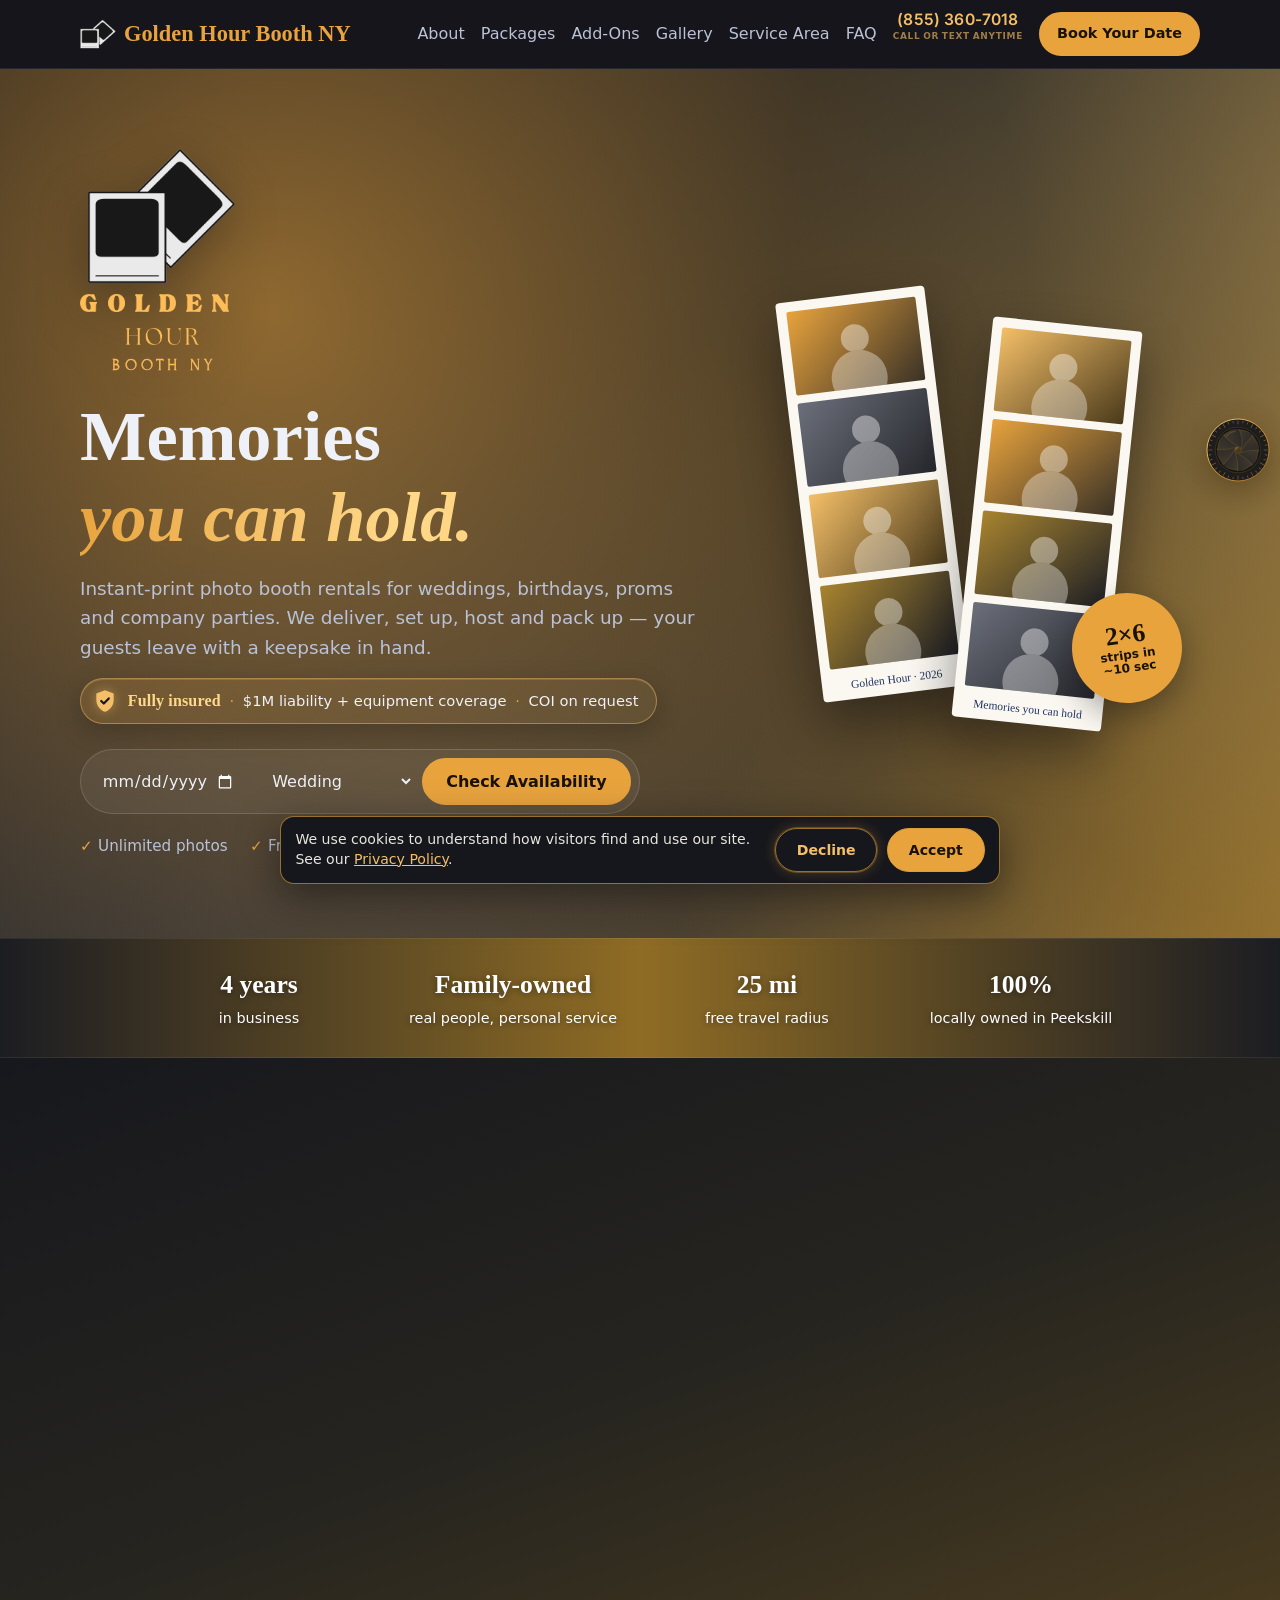
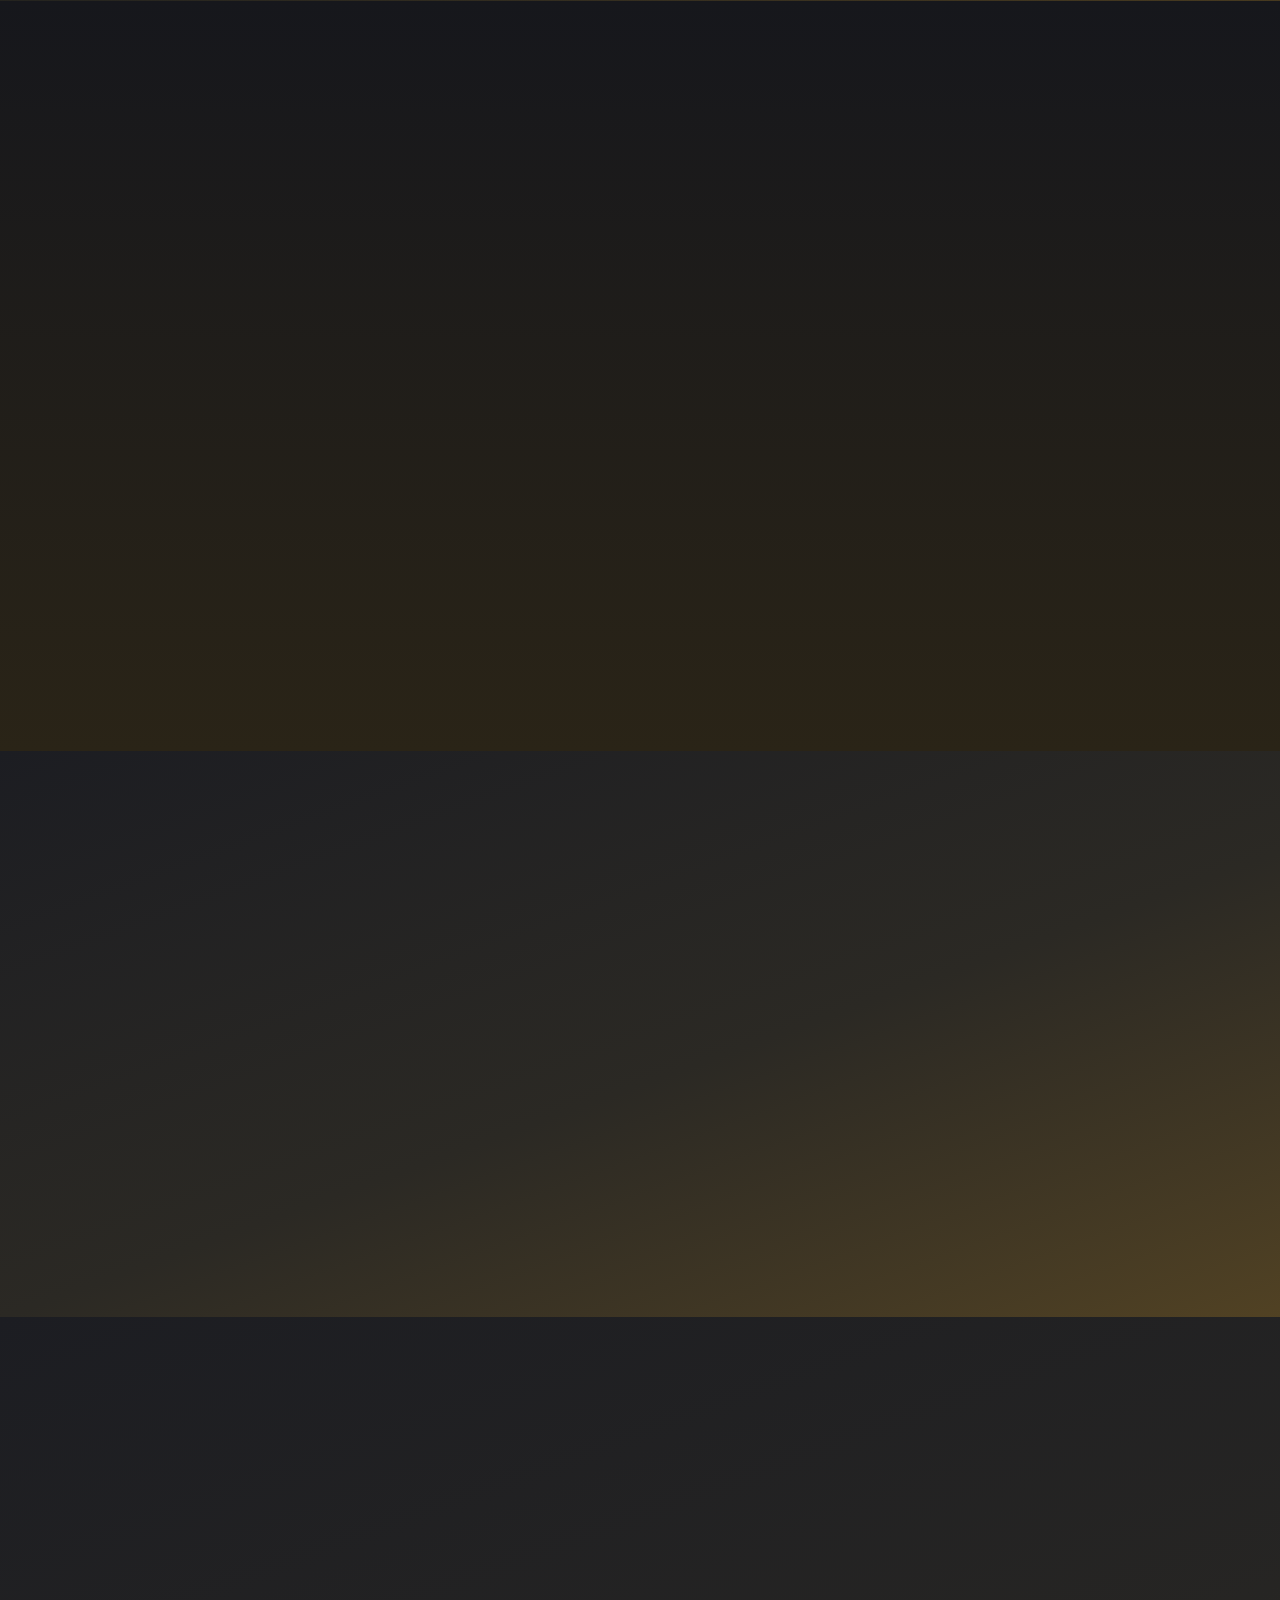
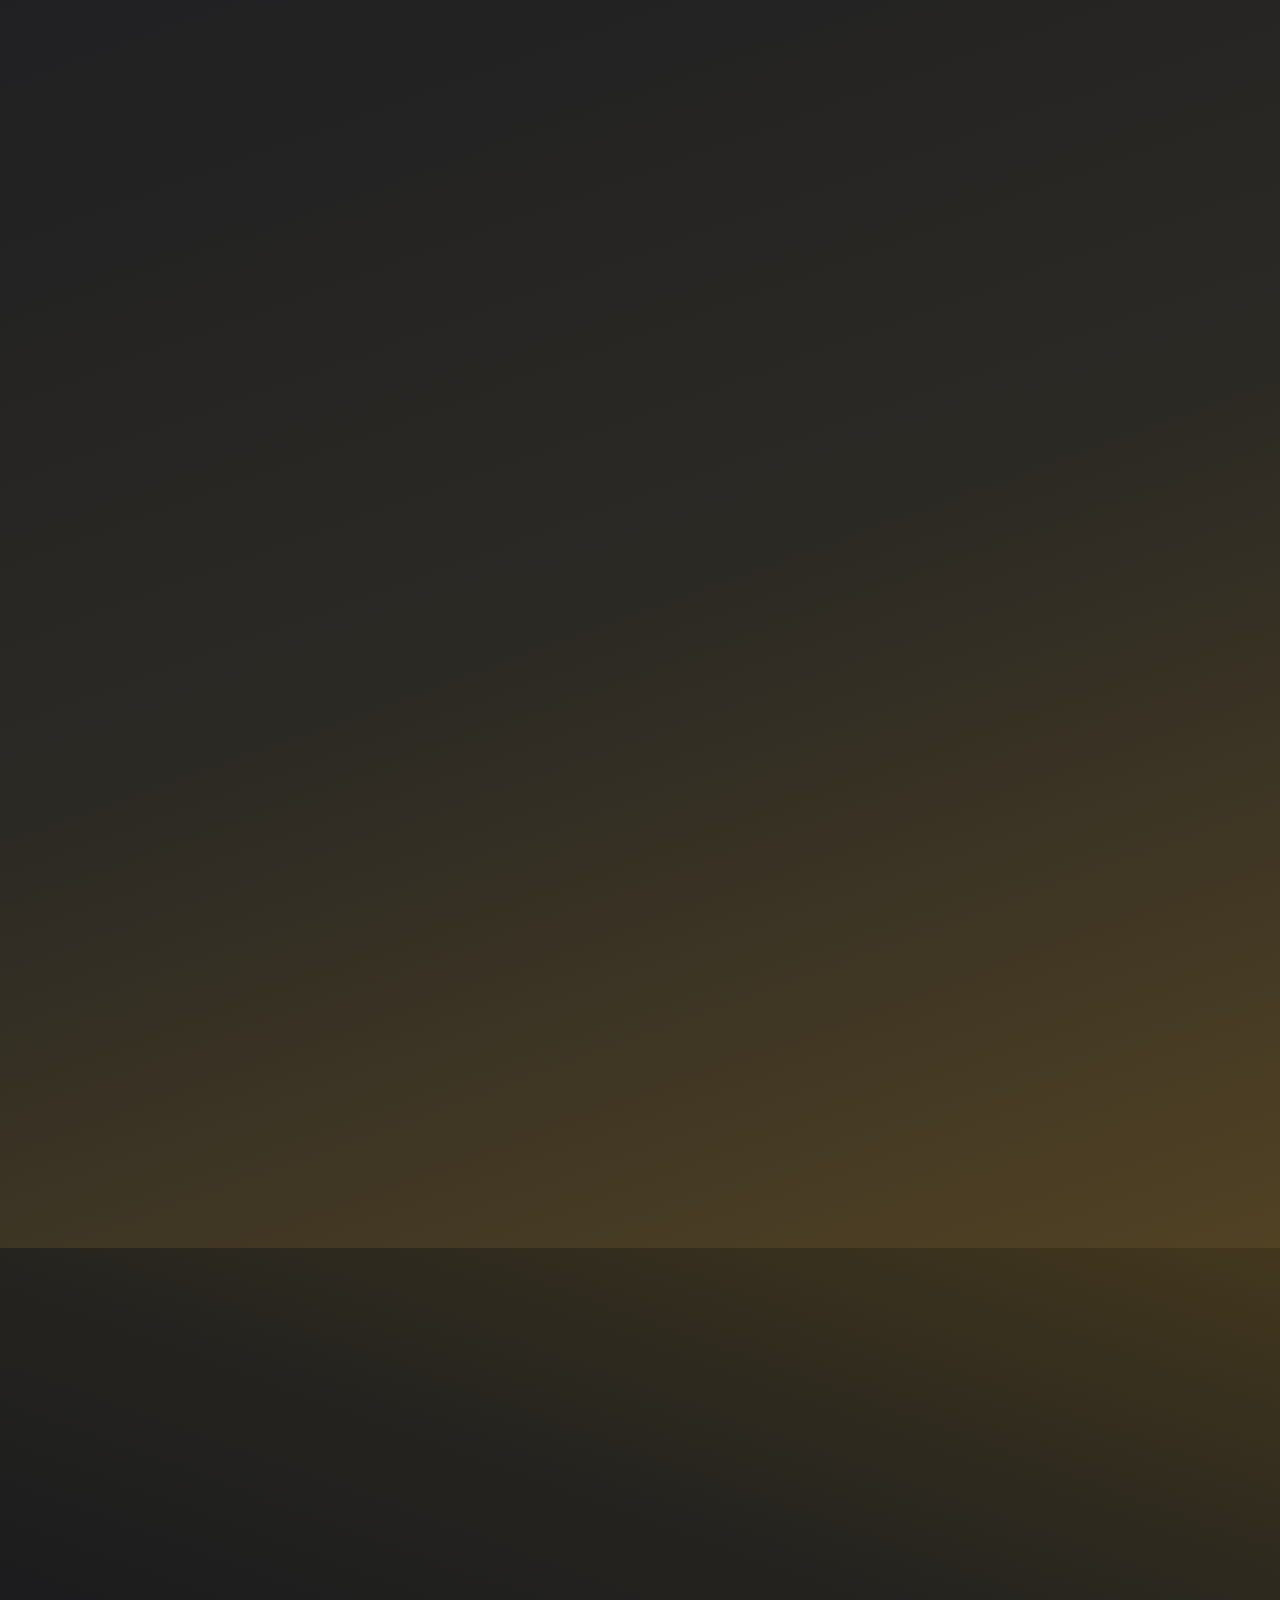
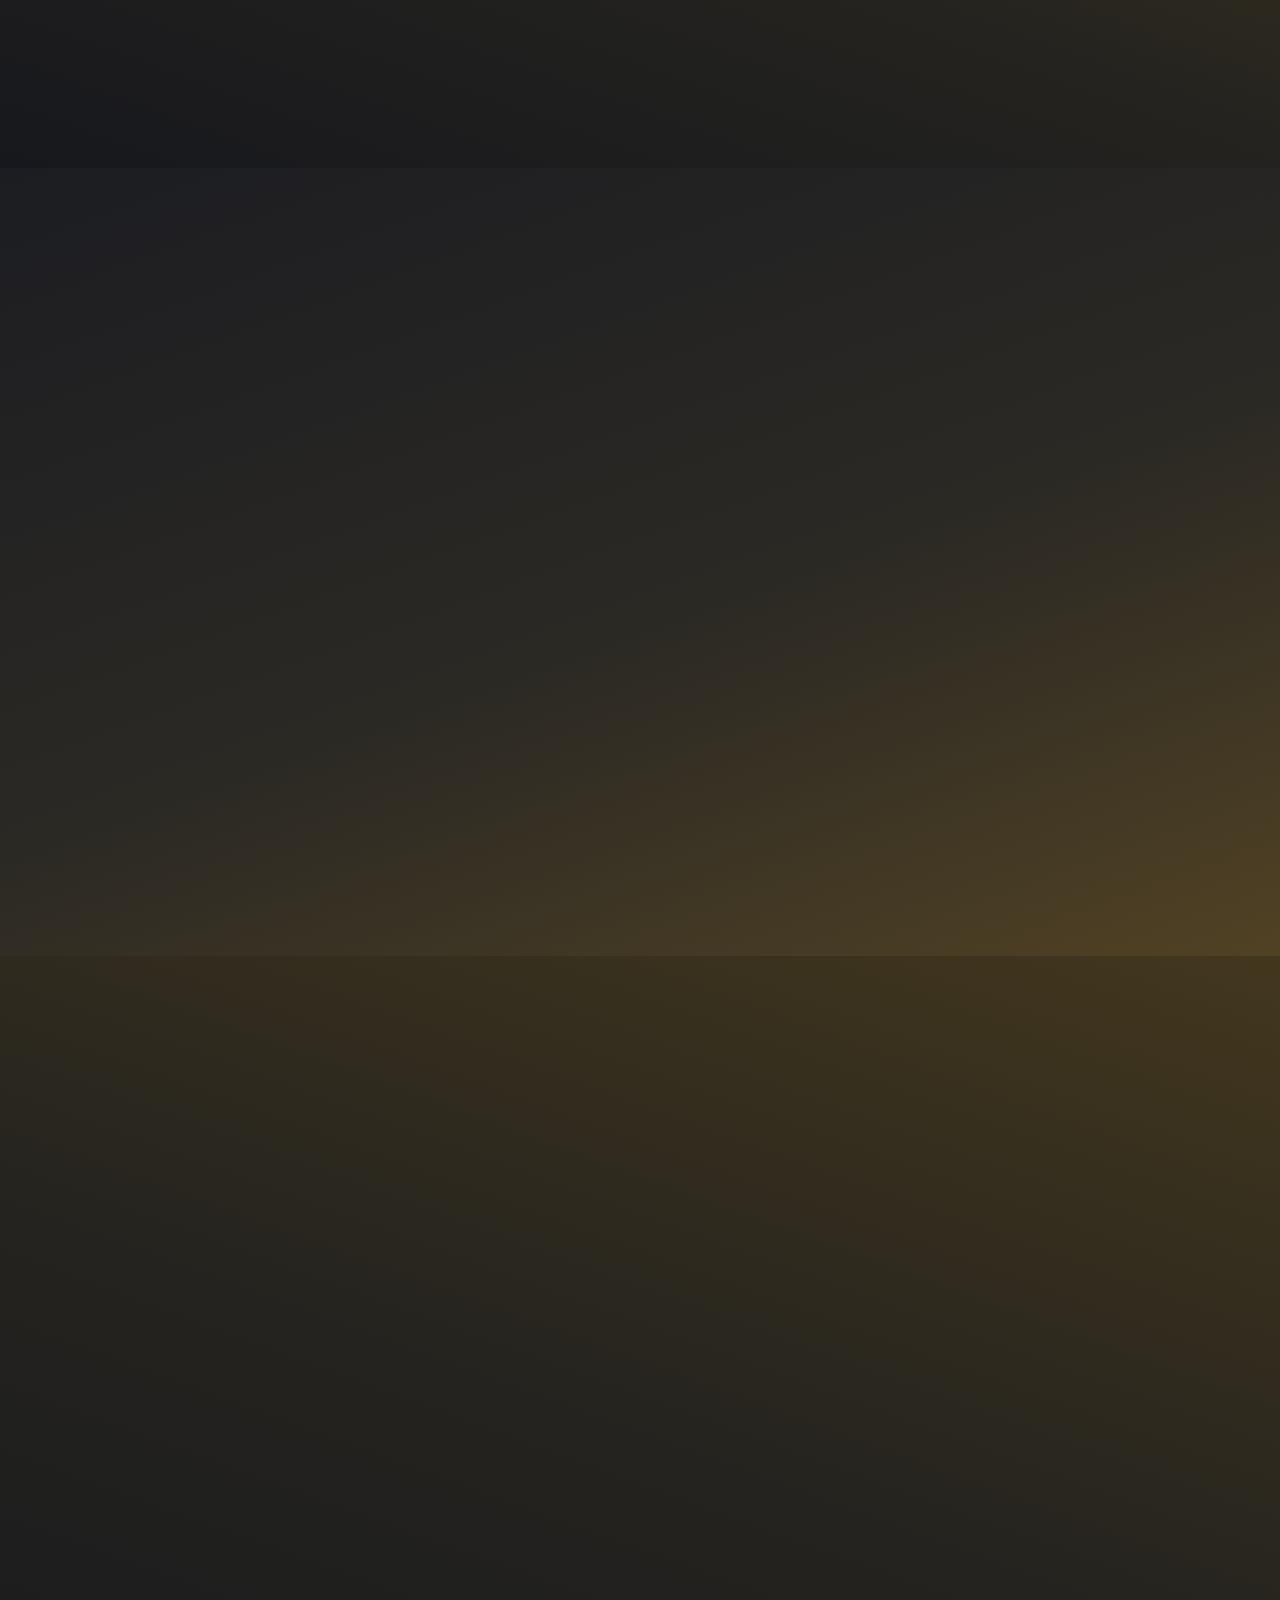
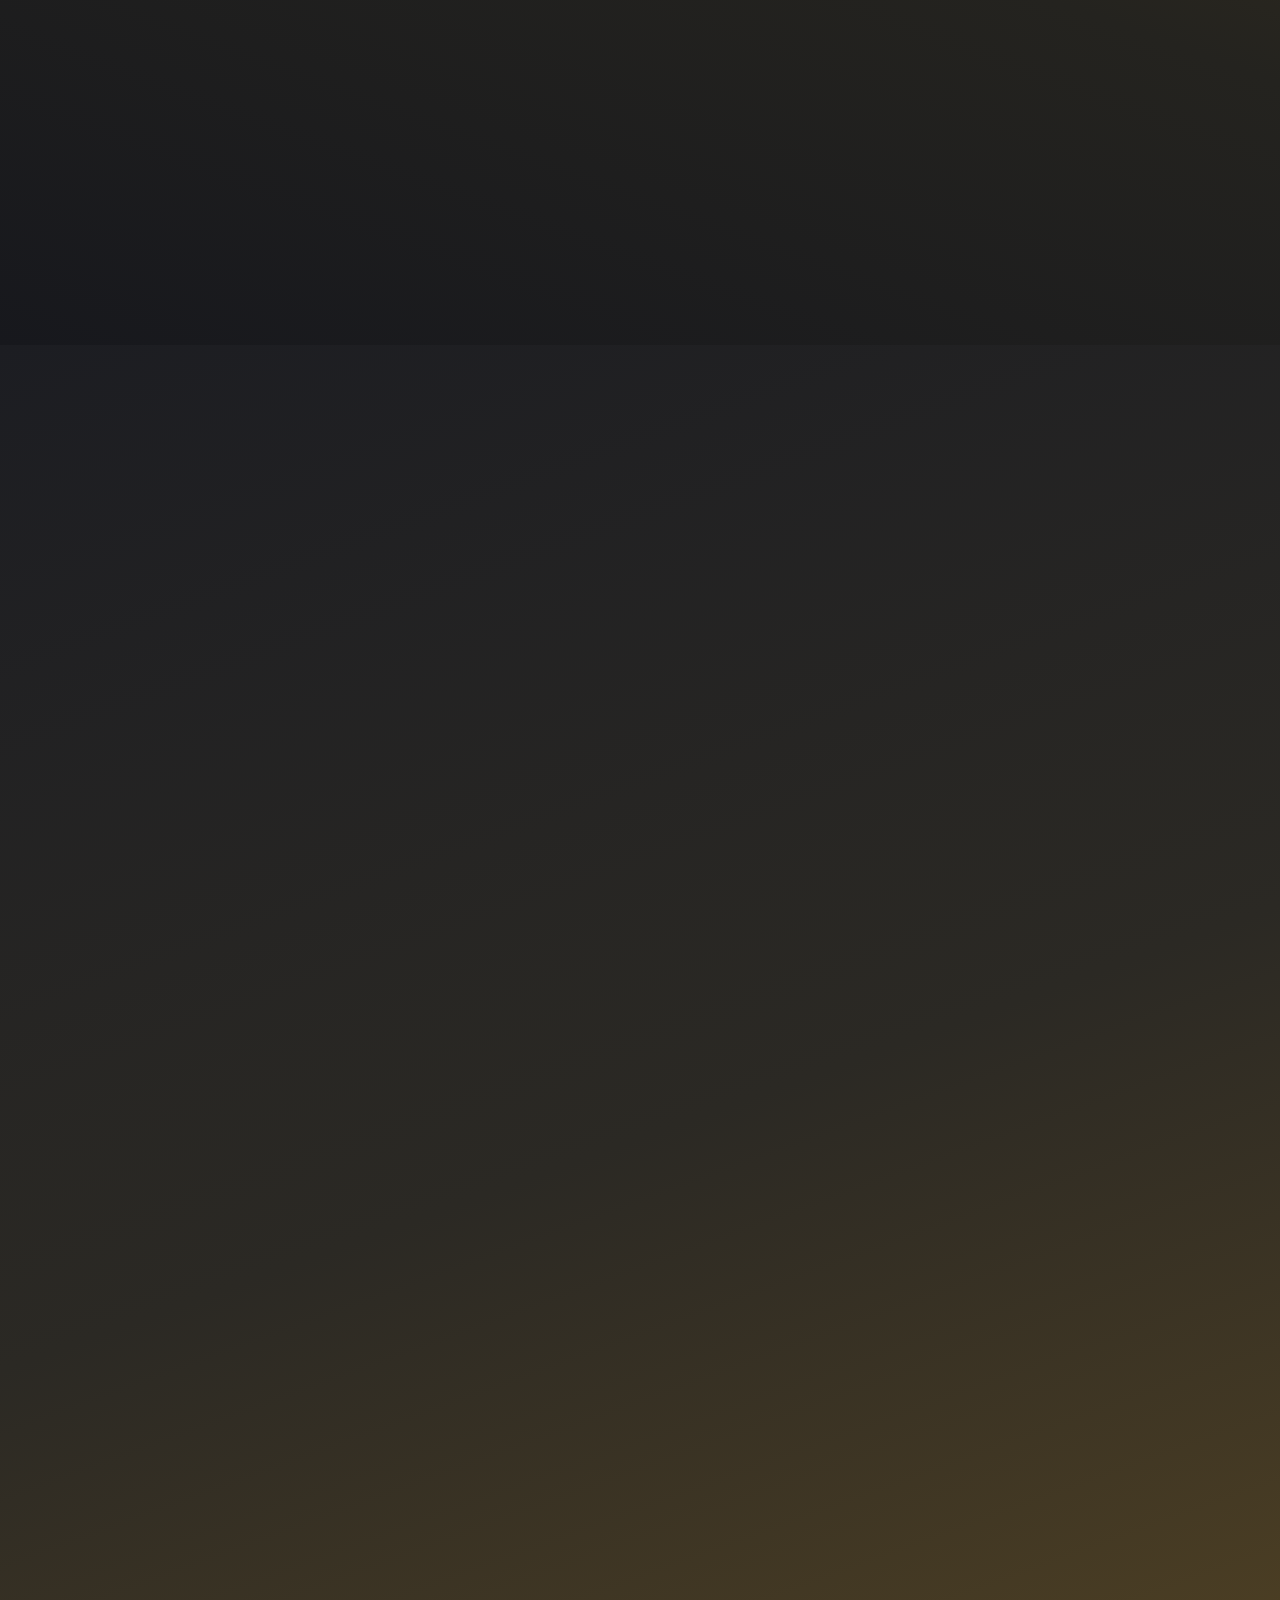
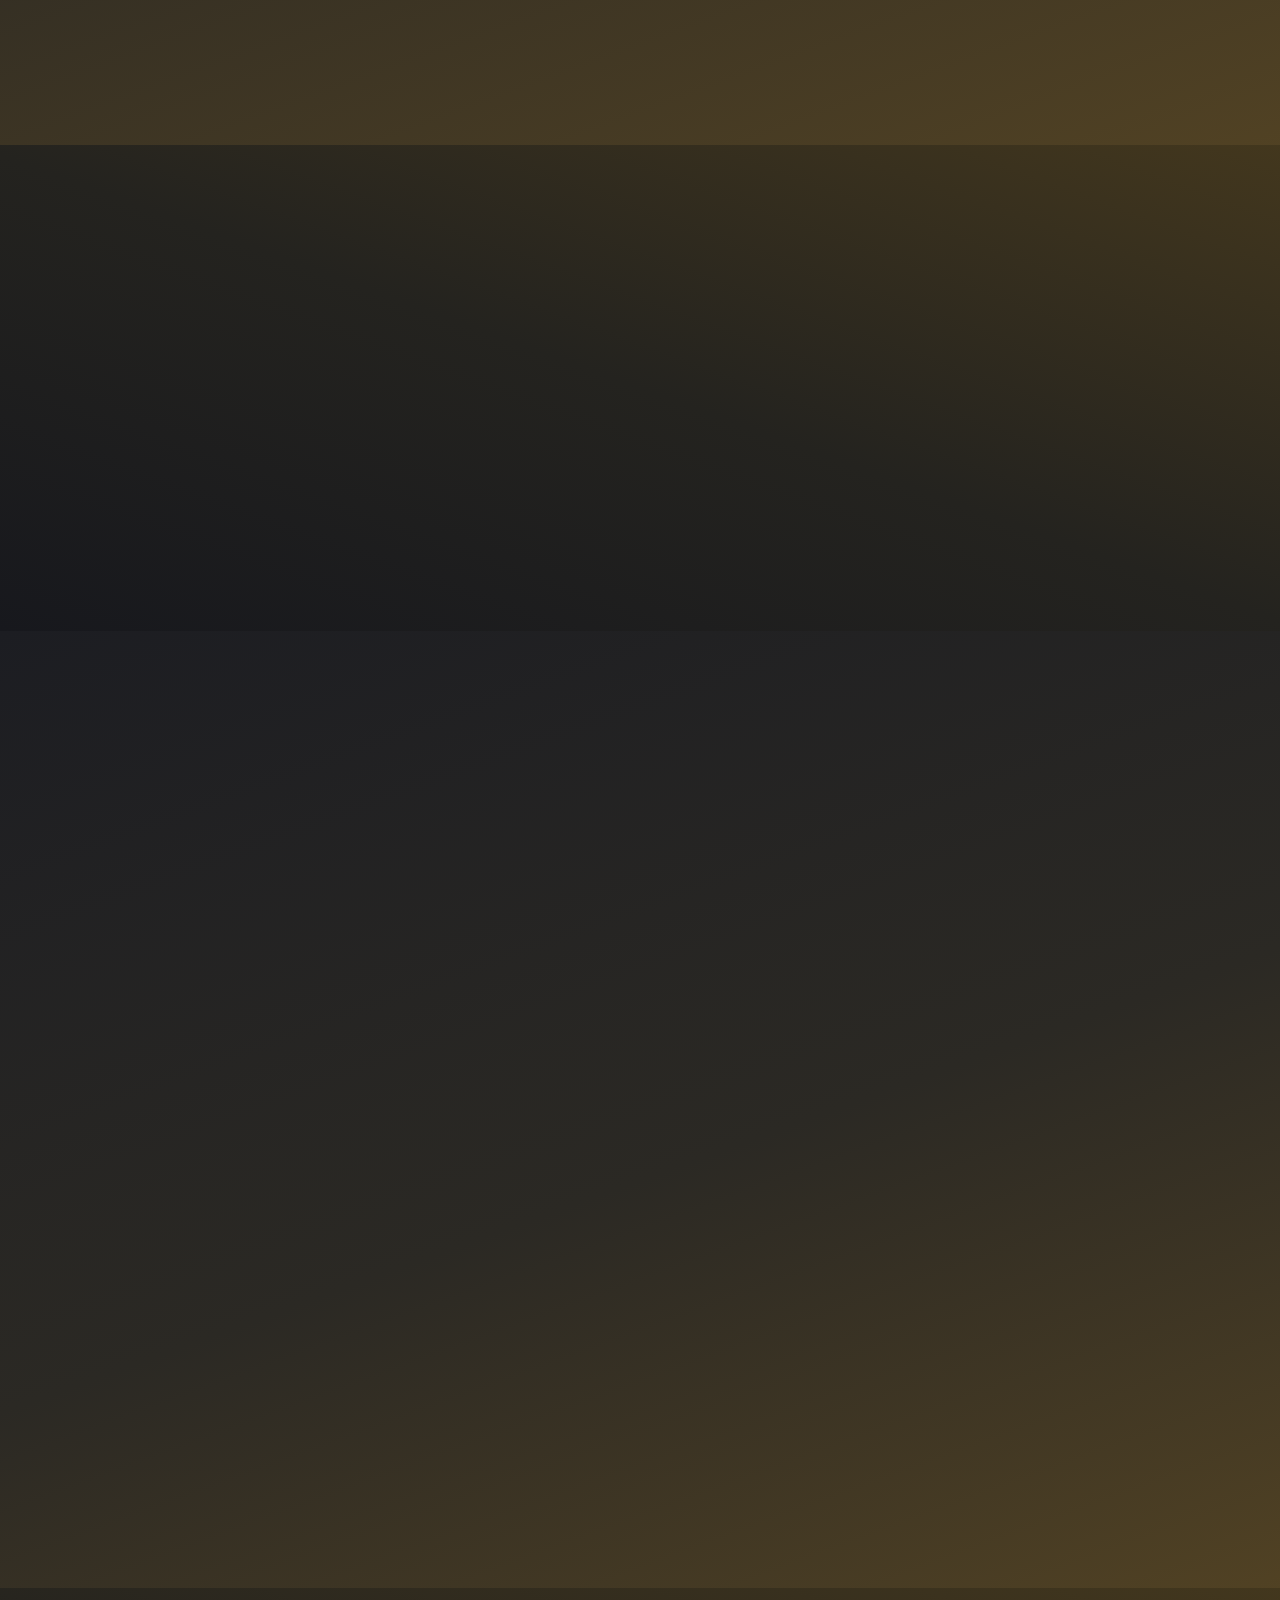
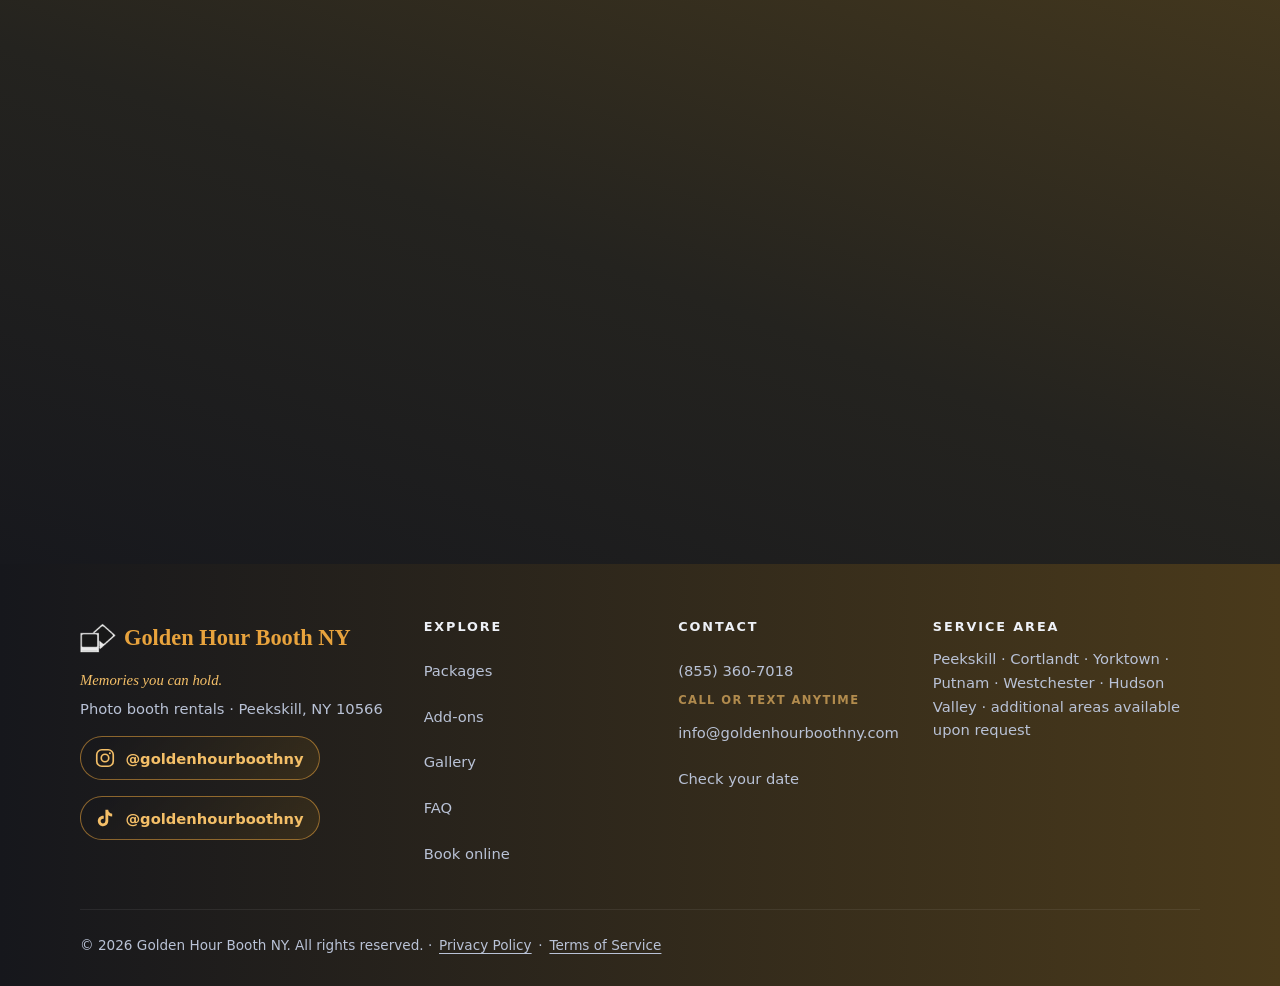
<file: index.html>
<!DOCTYPE html>
<html lang="en">
<head>
<meta charset="UTF-8">
<script>(function(){try{if("scrollRestoration" in history)history.scrollRestoration="manual";}catch(e){}if(location.hash){history.replaceState(null,"",location.pathname+location.search);}var up=function(){var h=document.documentElement,p=h.style.scrollBehavior;h.style.scrollBehavior="auto";window.scrollTo(0,0);h.style.scrollBehavior=p;};up();document.addEventListener("DOMContentLoaded",up);window.addEventListener("load",up);window.addEventListener("pageshow",function(e){if(e.persisted)up();});})();</script>
<meta name="viewport" content="width=device-width, initial-scale=1">
<title>Photo Booth Rental in Peekskill, NY | Golden Hour Booth NY</title>
<meta name="description" content="Family-owned photo booth rental in Peekskill, NY, serving Westchester and the Hudson Valley. Instant prints for weddings, birthdays and events. Book online.">
<meta name="format-detection" content="telephone=no,address=no,email=no">
<meta name="theme-color" content="#e8a33d">
<link rel="canonical" href="https://goldenhourboothny.com/">
<meta property="og:type" content="website">
<meta property="og:title" content="Golden Hour Booth NY | Photo Booth Rentals, Peekskill &amp; Hudson Valley">
<meta property="og:description" content="Photo booth rentals with instant prints across Peekskill, Westchester, Putnam &amp; the Hudson Valley.">
<meta property="og:url" content="https://goldenhourboothny.com/"><meta property="og:site_name" content="Golden Hour Booth NY">
<meta property="og:image" content="https://goldenhourboothny.com/assets/og-logo-first2.jpg?v=20261027b"><meta property="og:image:secure_url" content="https://goldenhourboothny.com/assets/og-logo-first2.jpg?v=20261027b"><meta property="og:image:type" content="image/jpeg">
<meta property="og:image:width" content="1200"><meta property="og:image:height" content="630"><meta property="og:image:alt" content="Golden Hour Booth NY logo"><meta name="twitter:image" content="https://goldenhourboothny.com/assets/og-logo-first2.jpg?v=20261027b">
<meta name="twitter:card" content="summary_large_image">
<link rel="icon" href="/favicon-first.ico" sizes="any">
<link rel="icon" type="image/png" sizes="32x32" href="assets/favicon-first-32.png">
<link rel="icon" type="image/png" sizes="16x16" href="assets/favicon-first-16.png">
<link rel="apple-touch-icon" sizes="180x180" href="assets/apple-touch-icon-first.png">
<link rel="stylesheet" href="styles.css?v=lens2">
<script type="application/ld+json">
{
 "@context": "https://schema.org",
 "@type": "LocalBusiness",
 "@id": "https://goldenhourboothny.com/#business",
 "name": "Golden Hour Booth NY",
 "alternateName": "Golden Hour Photo Booth",
 "slogan": "Memories you can hold",
 "description": "Golden Hour Booth NY is a family-owned photo booth rental company serving Greater Peekskill, Westchester, and the Hudson Valley. Modern open-air photo booths for weddings, birthdays, graduations, corporate events, and parties.",
 "url": "https://goldenhourboothny.com",
 "telephone": "+1-855-360-7018",
 "email": "info@goldenhourboothny.com",
 "priceRange": "$300-$850",
 "image": "https://goldenhourboothny.com/assets/og-logo-first2.jpg?v=20261027b",
 "logo": "https://goldenhourboothny.com/assets/apple-touch-icon-first.png",
 "sameAs": [
  "https://www.instagram.com/goldenhourboothny/",
  "https://www.tiktok.com/@goldenhourboothny"
 ],
 "address": {
  "@type": "PostalAddress",
  "addressLocality": "Peekskill",
  "addressRegion": "NY",
  "postalCode": "10566",
  "addressCountry": "US"
 },
 "areaServed": [
  {
   "@type": "City",
   "name": "Peekskill, NY"
  },
  {
   "@type": "City",
   "name": "Cortlandt, NY"
  },
  {
   "@type": "City",
   "name": "Yorktown, NY"
  },
  {
   "@type": "AdministrativeArea",
   "name": "Putnam County, NY"
  },
  {
   "@type": "AdministrativeArea",
   "name": "Westchester County, NY"
  },
  {
   "@type": "AdministrativeArea",
   "name": "Hudson Valley, NY"
  }
 ],
 "hasOfferCatalog": {
  "@type": "OfferCatalog",
  "name": "Photo booth packages",
  "itemListElement": [
   {
    "@type": "Offer",
    "name": "Bronze package",
    "price": "300",
    "priceCurrency": "USD",
    "availability": "https://schema.org/InStock",
    "url": "https://goldenhourboothny.com/#packages",
    "itemOffered": {
     "@type": "Service",
     "name": "Bronze photo booth package",
     "description": "3-hour digital photo booth rental"
    }
   },
   {
    "@type": "Offer",
    "name": "Silver package",
    "price": "550",
    "priceCurrency": "USD",
    "availability": "https://schema.org/InStock",
    "url": "https://goldenhourboothny.com/#packages",
    "itemOffered": {
     "@type": "Service",
     "name": "Silver photo booth package",
     "description": "3-hour photo booth rental with attendant and unlimited instant prints"
    }
   },
   {
    "@type": "Offer",
    "name": "Gold package",
    "price": "850",
    "priceCurrency": "USD",
    "availability": "https://schema.org/InStock",
    "url": "https://goldenhourboothny.com/#packages",
    "itemOffered": {
     "@type": "Service",
     "name": "Gold photo booth package",
     "description": "6-hour photo booth rental with attendant, unlimited instant prints, red carpet and premium backdrop"
    }
   }
  ]
 }
}
</script>
</head>
<body>
<a class="skip" href="#main">Skip to content</a>
<header class="nav" id="top">
  <div class="container nav-inner">
    <a class="brand" href="#top"><img src="assets/logo-icon.png" alt="Golden Hour Booth NY logo: two overlapping instant photos" width="36" height="32"> <span class="brand-name">Golden <span>Hour</span> Booth NY</span></a>
    <a class="nav-call" href="tel:+18553607018" aria-label="Call (855) 360-7018"><svg width="16" height="16" viewBox="0 0 24 24" fill="none" stroke="currentColor" stroke-width="2" stroke-linecap="round" stroke-linejoin="round" aria-hidden="true"><path d="M22 16.9v3a2 2 0 0 1-2.2 2 19.8 19.8 0 0 1-8.6-3.1 19.5 19.5 0 0 1-6-6A19.8 19.8 0 0 1 2.1 4.2 2 2 0 0 1 4.1 2h3a2 2 0 0 1 2 1.7c.1.9.4 1.8.7 2.7a2 2 0 0 1-.5 2.1L8 9.7a16 16 0 0 0 6 6l1.2-1.3a2 2 0 0 1 2.1-.4c.9.3 1.8.6 2.7.7a2 2 0 0 1 1.7 2z"/></svg><span>(855) 360-7018</span></a>
    <button class="nav-toggle" aria-expanded="false" aria-controls="nav-links" aria-label="Open menu"><span></span><span></span><span></span></button>
    <nav id="nav-links" class="nav-links" aria-label="Main">
      <a href="#about">About</a>
      <a href="#packages">Packages</a>
      <a href="#addons">Add-Ons</a>
      <a href="#gallery">Gallery</a>
      <a href="#area">Service Area</a>
      <a href="#faq">FAQ</a>
      <a href="tel:+18553607018" class="nav-phone"><span class="np-num">(855) 360-7018</span><small class="np-note">Call or text anytime</small></a>
      <a href="/book" class="btn btn-sm">Book Your Date</a>
    </nav>
  </div>
</header>

<main id="main">
<section class="hero">
<div class="lens" aria-hidden="true"><svg viewBox="0 0 200 200" focusable="false"><defs><linearGradient id="lnr" x1="0" y1="0" x2="1" y2="1"><stop offset="0" stop-color="#ffd98a"/><stop offset=".5" stop-color="#e8a33d"/><stop offset="1" stop-color="#9c6a22"/></linearGradient><linearGradient id="lnb" x1="0" y1="0" x2="1" y2="1"><stop offset="0" stop-color="#3a362e"/><stop offset="1" stop-color="#1d1e23"/></linearGradient><radialGradient id="lng" cx="40%" cy="38%" r="60%"><stop offset="0" stop-color="#5a4320"/><stop offset="1" stop-color="#14120d"/></radialGradient><clipPath id="lnc"><circle cx="100" cy="100" r="66"/></clipPath></defs><circle cx="100" cy="100" r="97" fill="#16171c" stroke="url(#lnr)" stroke-width="3"/><g class="ap-ring" fill="#e8a33d" opacity=".7"><rect x="99.2" y="7" width="1.6" height="13" rx=".8" transform="rotate(0 100 100)"/><rect x="99.2" y="7" width="1.6" height="8" rx=".8" transform="rotate(10 100 100)"/><rect x="99.2" y="7" width="1.6" height="8" rx=".8" transform="rotate(20 100 100)"/><rect x="99.2" y="7" width="1.6" height="13" rx=".8" transform="rotate(30 100 100)"/><rect x="99.2" y="7" width="1.6" height="8" rx=".8" transform="rotate(40 100 100)"/><rect x="99.2" y="7" width="1.6" height="8" rx=".8" transform="rotate(50 100 100)"/><rect x="99.2" y="7" width="1.6" height="13" rx=".8" transform="rotate(60 100 100)"/><rect x="99.2" y="7" width="1.6" height="8" rx=".8" transform="rotate(70 100 100)"/><rect x="99.2" y="7" width="1.6" height="8" rx=".8" transform="rotate(80 100 100)"/><rect x="99.2" y="7" width="1.6" height="13" rx=".8" transform="rotate(90 100 100)"/><rect x="99.2" y="7" width="1.6" height="8" rx=".8" transform="rotate(100 100 100)"/><rect x="99.2" y="7" width="1.6" height="8" rx=".8" transform="rotate(110 100 100)"/><rect x="99.2" y="7" width="1.6" height="13" rx=".8" transform="rotate(120 100 100)"/><rect x="99.2" y="7" width="1.6" height="8" rx=".8" transform="rotate(130 100 100)"/><rect x="99.2" y="7" width="1.6" height="8" rx=".8" transform="rotate(140 100 100)"/><rect x="99.2" y="7" width="1.6" height="13" rx=".8" transform="rotate(150 100 100)"/><rect x="99.2" y="7" width="1.6" height="8" rx=".8" transform="rotate(160 100 100)"/><rect x="99.2" y="7" width="1.6" height="8" rx=".8" transform="rotate(170 100 100)"/><rect x="99.2" y="7" width="1.6" height="13" rx=".8" transform="rotate(180 100 100)"/><rect x="99.2" y="7" width="1.6" height="8" rx=".8" transform="rotate(190 100 100)"/><rect x="99.2" y="7" width="1.6" height="8" rx=".8" transform="rotate(200 100 100)"/><rect x="99.2" y="7" width="1.6" height="13" rx=".8" transform="rotate(210 100 100)"/><rect x="99.2" y="7" width="1.6" height="8" rx=".8" transform="rotate(220 100 100)"/><rect x="99.2" y="7" width="1.6" height="8" rx=".8" transform="rotate(230 100 100)"/><rect x="99.2" y="7" width="1.6" height="13" rx=".8" transform="rotate(240 100 100)"/><rect x="99.2" y="7" width="1.6" height="8" rx=".8" transform="rotate(250 100 100)"/><rect x="99.2" y="7" width="1.6" height="8" rx=".8" transform="rotate(260 100 100)"/><rect x="99.2" y="7" width="1.6" height="13" rx=".8" transform="rotate(270 100 100)"/><rect x="99.2" y="7" width="1.6" height="8" rx=".8" transform="rotate(280 100 100)"/><rect x="99.2" y="7" width="1.6" height="8" rx=".8" transform="rotate(290 100 100)"/><rect x="99.2" y="7" width="1.6" height="13" rx=".8" transform="rotate(300 100 100)"/><rect x="99.2" y="7" width="1.6" height="8" rx=".8" transform="rotate(310 100 100)"/><rect x="99.2" y="7" width="1.6" height="8" rx=".8" transform="rotate(320 100 100)"/><rect x="99.2" y="7" width="1.6" height="13" rx=".8" transform="rotate(330 100 100)"/><rect x="99.2" y="7" width="1.6" height="8" rx=".8" transform="rotate(340 100 100)"/><rect x="99.2" y="7" width="1.6" height="8" rx=".8" transform="rotate(350 100 100)"/></g><circle cx="100" cy="100" r="71" fill="#0d0e11" stroke="#e8a33d" stroke-opacity=".5"/><circle cx="100" cy="100" r="66" fill="url(#lng)"/><circle cx="88" cy="86" r="14" fill="#ffd98a" opacity=".22"/><g clip-path="url(#lnc)" fill="url(#lnb)" stroke="#e8a33d" stroke-opacity=".55" stroke-width=".8"><g transform="rotate(0 100 100)"><path class="ap-b" d="M100 36 L150 52 Q134 92 104 104 Q96 70 100 36Z"/></g><g transform="rotate(45 100 100)"><path class="ap-b" d="M100 36 L150 52 Q134 92 104 104 Q96 70 100 36Z"/></g><g transform="rotate(90 100 100)"><path class="ap-b" d="M100 36 L150 52 Q134 92 104 104 Q96 70 100 36Z"/></g><g transform="rotate(135 100 100)"><path class="ap-b" d="M100 36 L150 52 Q134 92 104 104 Q96 70 100 36Z"/></g><g transform="rotate(180 100 100)"><path class="ap-b" d="M100 36 L150 52 Q134 92 104 104 Q96 70 100 36Z"/></g><g transform="rotate(225 100 100)"><path class="ap-b" d="M100 36 L150 52 Q134 92 104 104 Q96 70 100 36Z"/></g><g transform="rotate(270 100 100)"><path class="ap-b" d="M100 36 L150 52 Q134 92 104 104 Q96 70 100 36Z"/></g><g transform="rotate(315 100 100)"><path class="ap-b" d="M100 36 L150 52 Q134 92 104 104 Q96 70 100 36Z"/></g></g><path d="M62 58a54 54 0 0 1 30-18" fill="none" stroke="#fff" stroke-opacity=".18" stroke-width="3" stroke-linecap="round"/></svg></div>
  <div class="container hero-grid">
    <div class="hero-copy">
      <div class="anim-logo" role="img" aria-label="Golden Hour Booth NY logo: two overlapping instant photos above the words Golden Hour Booth NY">
  <picture><source type="image/webp" srcset="assets/logo-anim/photos.webp"><img class="al-photos" src="assets/logo-anim/photos.png" alt="" style="left:5.219%;top:0.000%;width:94.899%;height:68.357%" decoding="async" fetchpriority="high"></picture>
  <span class="al-flash" style="left:12%;top:8%;width:76%;height:55%"></span>
  <img class="al-l" decoding="async" src="assets/logo-anim/g0.png" alt="" style="left:0.000%;top:73.803%;width:11.269%;height:9.296%;--i:0">
  <img class="al-l" decoding="async" src="assets/logo-anim/g1.png" alt="" style="left:17.794%;top:73.803%;width:11.269%;height:9.296%;--i:1">
  <img class="al-l" decoding="async" src="assets/logo-anim/g2.png" alt="" style="left:35.587%;top:73.803%;width:9.490%;height:9.296%;--i:2">
  <img class="al-l" decoding="async" src="assets/logo-anim/g3.png" alt="" style="left:51.127%;top:73.803%;width:10.913%;height:9.296%;--i:3">
  <img class="al-l" decoding="async" src="assets/logo-anim/g4.png" alt="" style="left:68.565%;top:73.803%;width:10.439%;height:9.296%;--i:4">
  <img class="al-l" decoding="async" src="assets/logo-anim/g5.png" alt="" style="left:85.291%;top:73.803%;width:11.032%;height:9.296%;--i:5">
  <picture><source type="image/webp" srcset="assets/logo-anim/hour.webp"><img class="al-hour" src="assets/logo-anim/hour.png" alt="" style="left:29.775%;top:91.549%;width:46.738%;height:8.545%" decoding="async"></picture>
<span class="al-booth" aria-hidden="true">Booth NY</span>
</div>
            <h1>Memories<br><em>you can hold.</em></h1>
      <p class="lead">Instant-print photo booth rentals for weddings, birthdays, proms and company parties. We deliver, set up, host and pack up &mdash; your guests leave with a keepsake in hand.</p>
      <p class="trust-badge"><svg class="tb-icon" viewBox="0 0 24 24" aria-hidden="true" focusable="false"><path d="M12 2 4 5v6c0 5 3.4 9.4 8 11 4.6-1.6 8-6 8-11V5l-8-3z" fill="currentColor"/><path d="m8.5 12 2.4 2.4 4.6-4.8" fill="none" stroke="#16171c" stroke-width="2" stroke-linecap="round" stroke-linejoin="round"/></svg><span><strong>Fully insured</strong> <span class="tb-sep" aria-hidden="true">&middot;</span> $1M liability + equipment coverage <span class="tb-sep" aria-hidden="true">&middot;</span> <span class="tb-coi">COI on request</span></span></p>
      <form class="date-check" id="date-check" aria-label="Quick availability check">
        <label class="sr" for="dc-date">Event date</label>
        <input id="dc-date" type="date" required>
        <label class="sr" for="dc-type">Event type</label>
        <select id="dc-type"><option>Wedding</option><option>Birthday</option><option>Corporate</option><option>Graduation</option><option>Prom</option><option>Other</option></select>
        <button class="btn" type="submit">Check Availability</button>
      </form>
      <ul class="hero-points"><li>Unlimited photos</li><li>Friendly attendant</li><li>Custom strip design</li></ul>
    </div>
    <div class="hero-visual" aria-hidden="true">
      <div class="strip strip-a">
        <div class="frame f1"></div><div class="frame f2"></div><div class="frame f3"></div><div class="frame f4"></div>
        <p class="strip-cap">Golden Hour &middot; 2026</p>
      </div>
      <div class="strip strip-b">
        <div class="frame f3"></div><div class="frame f1"></div><div class="frame f4"></div><div class="frame f2"></div>
        <p class="strip-cap">Memories you can hold</p>
      </div>
      <div class="hero-badge"><strong>2&times;6</strong><span>strips in<br>~10 sec</span></div>
    </div>
  </div>
</section>

<!-- Add real stats (events booked, rating) here once you have them. -->
<section class="trust" aria-label="At a glance">
  <div class="container trust-grid">
    <div><strong>4 years</strong><span>in business</span></div>
    <div><strong>Family-owned</strong><span>real people, personal service</span></div>
    <div><strong>25 mi</strong><span>free travel radius</span></div>
    <div><strong>100%</strong><span>locally owned in Peekskill</span></div>
  </div>
</section>

<section id="about" class="section about">
  <div class="container about-grid">
    <div class="about-copy reveal">
      <h2 class="section-title left">A Small Family Business with a Big Heart</h2>
      <p>We&rsquo;re Golden Hour Photo Booth, a small, family-owned business right here in Peekskill. When you book with us, you&rsquo;re not just another date on a calendar. You&rsquo;re working with real people who care about making your event amazing.</p>
      <p>We show up early, set everything up, keep the fun going, and make sure every guest walks away with a smile and a photo to hold. Your celebration is the most important thing on our schedule.</p>
    </div>
    <ul class="about-points">
      <li class="reveal"><span class="tr-ico" aria-hidden="true"><svg class="gi" viewBox="0 0 256 256" fill="currentColor" aria-hidden="true" focusable="false"><path d="M168,144a40,40,0,1,1-40-40A40,40,0,0,1,168,144ZM64,56A32,32,0,1,0,96,88,32,32,0,0,0,64,56Zm128,0a32,32,0,1,0,32,32A32,32,0,0,0,192,56Z" opacity="0.2"/><path d="M244.8,150.4a8,8,0,0,1-11.2-1.6A51.6,51.6,0,0,0,192,128a8,8,0,0,1,0-16,24,24,0,1,0-23.24-30,8,8,0,1,1-15.5-4A40,40,0,1,1,219,117.51a67.94,67.94,0,0,1,27.43,21.68A8,8,0,0,1,244.8,150.4ZM190.92,212a8,8,0,1,1-13.85,8,57,57,0,0,0-98.15,0,8,8,0,1,1-13.84-8,72.06,72.06,0,0,1,33.74-29.92,48,48,0,1,1,58.36,0A72.06,72.06,0,0,1,190.92,212ZM128,176a32,32,0,1,0-32-32A32,32,0,0,0,128,176ZM72,120a8,8,0,0,0-8-8A24,24,0,1,1,87.24,82a8,8,0,1,0,15.5-4A40,40,0,1,0,37,117.51,67.94,67.94,0,0,0,9.6,139.19a8,8,0,1,0,12.8,9.61A51.6,51.6,0,0,1,64,128,8,8,0,0,0,72,120Z"/></svg></span><div><h3>Family-owned</h3><p>Personal service from start to finish.</p></div></li>
      <li class="reveal"><span class="tr-ico" aria-hidden="true"><svg class="gi" viewBox="0 0 256 256" fill="currentColor" aria-hidden="true" focusable="false"><path d="M184,213.27A80,80,0,0,1,74.7,184l-40-69.32a20,20,0,0,1,34.64-20L55.08,70A20,20,0,0,1,89.73,50l6.92,12h0a20,20,0,0,1,34.64-20l30,52A20,20,0,0,1,196,74l17.31,30A80,80,0,0,1,184,213.27Z" opacity="0.2"/><path d="M220.17,100,202.86,70a28,28,0,0,0-38.24-10.25,27.69,27.69,0,0,0-9,8.34L138.2,38a28,28,0,0,0-48.48,0A28,28,0,0,0,48.15,74l1.59,2.76A27.67,27.67,0,0,0,38,80.41a28,28,0,0,0-10.24,38.25l40,69.32a87.47,87.47,0,0,0,53.43,41,88.56,88.56,0,0,0,22.92,3,88,88,0,0,0,76.06-132Zm-6.66,62.64A72,72,0,0,1,81.62,180l-40-69.32a12,12,0,0,1,20.78-12L81.63,132a8,8,0,1,0,13.85-8L62,66A12,12,0,1,1,82.78,54L114,108a8,8,0,1,0,13.85-8L103.57,58h0a12,12,0,1,1,20.78-12l33.42,57.9a48,48,0,0,0-5.54,60.6,8,8,0,0,0,13.24-9A32,32,0,0,1,172.78,112a8,8,0,0,0,2.13-10.4L168.23,90A12,12,0,1,1,189,78l17.31,30A71.56,71.56,0,0,1,213.51,162.62ZM184.25,31.71A8,8,0,0,1,194,26a59.62,59.62,0,0,1,36.53,28l.33.57a8,8,0,1,1-13.85,8l-.33-.57a43.67,43.67,0,0,0-26.8-20.5A8,8,0,0,1,184.25,31.71ZM80.89,237a8,8,0,0,1-11.23,1.33A119.56,119.56,0,0,1,40.06,204a8,8,0,0,1,13.86-8,103.67,103.67,0,0,0,25.64,29.72A8,8,0,0,1,80.89,237Z"/></svg></span><div><h3>Friendly attendant</h3><p>We host the booth so you can enjoy your party.</p></div></li>
      <li class="reveal"><span class="tr-ico" aria-hidden="true"><svg class="gi" viewBox="0 0 256 256" fill="currentColor" aria-hidden="true" focusable="false"><g fill="none" stroke="currentColor" stroke-width="14" stroke-linecap="round" stroke-linejoin="round"><rect x="48" y="32" width="160" height="192" rx="14" fill="currentColor" fill-opacity=".2"/><rect x="72" y="56" width="112" height="108" rx="6"/><path d="M72 140l32-30 28 26 18-16 34 28"/><circle cx="152" cy="86" r="9"/><path d="M92 196h72"/></g></svg></span><div><h3>Instant keepsakes</h3><p>Photos your guests can hold the moment they&rsquo;re taken.</p></div></li>
      <li class="reveal"><span class="tr-ico" aria-hidden="true"><svg class="gi" viewBox="0 0 256 256" fill="currentColor" aria-hidden="true" focusable="false"><path d="M184,80c0,56-56,88-56,88S72,136,72,80a56,56,0,0,1,112,0Z" opacity="0.2"/><path d="M112,80a16,16,0,1,1,16,16A16,16,0,0,1,112,80ZM64,80a64,64,0,0,1,128,0c0,59.95-57.58,93.54-60,94.95a8,8,0,0,1-7.94,0C121.58,173.54,64,140,64,80Zm16,0c0,42.2,35.84,70.21,48,78.5,12.15-8.28,48-36.3,48-78.5a48,48,0,0,0-96,0Zm122.77,67.63a8,8,0,0,0-5.54,15C213.74,168.74,224,176.92,224,184c0,13.36-36.52,32-96,32s-96-18.64-96-32c0-7.08,10.26-15.26,26.77-21.36a8,8,0,0,0-5.54-15C29.22,156.49,16,169.41,16,184c0,31.18,57.71,48,112,48s112-16.82,112-48C240,169.41,226.78,156.49,202.77,147.63Z"/></svg></span><div><h3>Local to the Hudson Valley</h3><p>Proudly serving Westchester and the Hudson Valley.</p></div></li>
    </ul>
  </div>
</section>

<section id="owner" class="section owner" aria-labelledby="owner-title">
  <div class="container">
    <figure class="owner-card reveal">
      <h2 id="owner-title" class="section-title">A Note from the Owner</h2>
      <blockquote>
        <p>Hi, I&rsquo;m Lester, and Golden Hour Booth NY is our family&rsquo;s business. We started it because we love being part of the moments people remember: the first dance, the birthday candles, a whole group of friends squeezed into one frame.</p>
        <p>For four years now, my family and I have been bringing the booth to events around Peekskill and the Hudson Valley. When you reach out, you&rsquo;ll hear back from a real person, not a call center. We&rsquo;ll help you pick the right package, answer your questions, and treat your celebration like it&rsquo;s our own.</p>
        <p>Thank you for thinking of us. I can&rsquo;t wait to help make your day unforgettable.</p>
      </blockquote>
      <figcaption><span class="owner-sign"><svg viewBox="0 -625 1965 800" role="img" aria-label="Lester" focusable="false"><path fill="currentColor" d="M594 164Q552 164 507.5 152.5Q463 141 424.0 125.5Q385 110 356 100Q303 81 257.0 63.0Q211 45 192 41Q95 16 55 16Q48 21 42.0 24.5Q36 28 29 29Q26 30 20 30Q2 30 2 18Q2 11 13 4Q21 0 31.5 -0.5Q42 -1 53 -2Q76 -22 96.5 -53.0Q117 -84 126 -100Q134 -114 141.5 -127.5Q149 -141 157 -154Q141 -150 124.0 -146.5Q107 -143 91 -143Q62 -143 38.5 -155.0Q15 -167 15 -199Q15 -220 33.5 -238.0Q52 -256 72 -256Q84 -256 84 -246Q84 -240 75 -240Q64 -240 55.0 -227.0Q46 -214 46 -200Q46 -190 52.5 -180.5Q59 -171 75 -169Q90 -166 107 -166Q136 -166 166 -174Q180 -202 192.5 -229.5Q205 -257 217 -284Q242 -339 268.0 -391.0Q294 -443 319.0 -484.0Q344 -525 364 -545Q402 -581 440.5 -596.0Q479 -611 510 -611Q516 -611 522.0 -610.5Q528 -610 533 -609Q570 -603 585.0 -583.5Q600 -564 600 -537Q600 -523 597 -508Q584 -445 544.5 -390.0Q505 -335 449.0 -290.5Q393 -246 329.5 -215.0Q266 -184 206 -170Q193 -148 178.5 -126.5Q164 -105 147 -84Q137 -69 118.0 -45.5Q99 -22 79 -2Q93 -1 109.5 0.5Q126 2 145 5Q228 18 311.5 43.5Q395 69 477 90Q500 96 542.5 105.0Q585 114 622 114Q658 114 677 101Q692 92 692 76Q692 64 681 56Q675 51 675 48Q675 38 687 45Q700 54 705.5 66.0Q711 78 711 91Q711 106 705.5 118.5Q700 131 692 136Q651 164 594 164ZM221 -193Q332 -241 416.0 -310.0Q500 -379 549 -492Q565 -527 565 -553Q565 -574 552 -586Q545 -595 529 -595Q496 -595 461 -572Q431 -550 404.5 -514.0Q378 -478 355.0 -438.0Q332 -398 314.5 -362.5Q297 -327 285 -306Q277 -290 260.5 -259.0Q244 -228 221 -193ZM543 15Q498 15 465.0 -6.0Q432 -27 432 -70Q432 -93 446 -126Q456 -149 483.0 -179.0Q510 -209 546.0 -237.5Q582 -266 619.0 -284.5Q656 -303 686 -303Q697 -303 706 -300Q723 -294 729.5 -281.0Q736 -268 736 -254Q736 -241 732.0 -229.0Q728 -217 722 -208Q704 -181 670.5 -160.0Q637 -139 602.5 -127.0Q568 -115 546 -113H544Q531 -113 531 -121Q531 -126 539 -126Q563 -128 599.5 -148.5Q636 -169 664 -191Q676 -201 692.5 -219.0Q709 -237 709 -254Q709 -272 692 -272Q683 -272 673.5 -268.0Q664 -264 658 -262Q629 -248 594.0 -218.5Q559 -189 530.5 -152.5Q502 -116 491 -79Q488 -71 487.0 -63.5Q486 -56 486 -49Q486 -25 501.5 -15.0Q517 -5 539 -5Q572 -5 607.0 -19.5Q642 -34 675.0 -57.0Q708 -80 735.5 -106.5Q763 -133 782 -158Q785 -162 789.0 -162.5Q793 -163 794 -161Q798 -160 798.0 -155.5Q798 -151 796 -147Q768 -108 728.5 -71.0Q689 -34 641.5 -9.5Q594 15 543 15ZM782 50Q742 50 742 28Q742 12 759 -5Q772 -18 788.0 -26.0Q804 -34 808 -34Q813 -34 813.5 -30.0Q814 -26 809 -24Q799 -18 786.5 -7.5Q774 3 774 15Q774 31 793 31Q816 31 841.0 17.5Q866 4 887.5 -17.0Q909 -38 922.5 -59.5Q936 -81 936 -97Q936 -110 927.0 -121.0Q918 -132 890 -147Q871 -158 853.5 -170.0Q836 -182 827 -199Q819 -185 806.5 -165.5Q794 -146 777 -125Q771 -119 765 -119Q759 -119 759 -124Q759 -127 764 -134Q791 -166 804.0 -193.0Q817 -220 822 -234Q826 -263 849.0 -289.0Q872 -315 905.0 -334.5Q938 -354 972.5 -365.0Q1007 -376 1034 -376Q1061 -376 1082.0 -366.0Q1103 -356 1103 -334Q1103 -322 1096 -308Q1087 -289 1066 -274Q1065 -273 1063 -273Q1055 -273 1055 -280Q1055 -285 1060 -290Q1068 -297 1073.0 -307.0Q1078 -317 1078 -326Q1078 -344 1057 -344Q1035 -344 999.5 -332.0Q964 -320 934 -301Q900 -279 877.0 -253.0Q854 -227 854 -207Q854 -197 860.5 -188.5Q867 -180 886 -169Q896 -163 914.0 -153.5Q932 -144 945 -136Q986 -111 986 -83Q986 -60 966.0 -36.5Q946 -13 914.5 6.5Q883 26 848.0 38.0Q813 50 782 50ZM1116 10Q1098 10 1083.5 2.0Q1069 -6 1062 -28Q1061 -31 1060.5 -34.0Q1060 -37 1060 -41Q1060 -61 1069.0 -91.0Q1078 -121 1091 -149Q1085 -141 1077.0 -129.5Q1069 -118 1054 -100Q1050 -96 1045 -96Q1038 -96 1038 -104Q1038 -110 1042 -114Q1068 -147 1088.5 -173.0Q1109 -199 1119 -217Q1119 -219 1125.0 -229.5Q1131 -240 1141 -259Q1133 -258 1127.5 -257.5Q1122 -257 1118 -257Q1111 -257 1106.0 -263.0Q1101 -269 1105 -278Q1110 -292 1127.0 -294.0Q1144 -296 1157 -297Q1158 -299 1161 -299Q1173 -321 1184.0 -342.0Q1195 -363 1202.5 -377.0Q1210 -391 1210 -392Q1230 -424 1236.0 -434.5Q1242 -445 1252 -447Q1263 -448 1275.5 -446.0Q1288 -444 1292 -437Q1295 -433 1295 -427Q1295 -418 1291.0 -409.5Q1287 -401 1283 -396Q1279 -389 1272.5 -386.5Q1266 -384 1261 -374Q1251 -355 1239.0 -333.0Q1227 -311 1214 -291L1226 -292Q1250 -294 1271.5 -297.0Q1293 -300 1321 -299Q1326 -299 1331.5 -297.5Q1337 -296 1337 -293Q1337 -289 1311 -282Q1301 -278 1267.5 -273.5Q1234 -269 1199 -265Q1189 -246 1181.0 -233.5Q1173 -221 1170 -215Q1148 -169 1130.5 -131.5Q1113 -94 1111 -70Q1110 -66 1110.0 -62.5Q1110 -59 1110 -55Q1110 -15 1136 -15Q1152 -15 1177.0 -32.5Q1202 -50 1228.0 -75.5Q1254 -101 1275.5 -124.5Q1297 -148 1305 -160Q1308 -163 1311 -163Q1315 -163 1317.5 -160.0Q1320 -157 1318 -152Q1309 -135 1287.5 -109.5Q1266 -84 1239.5 -58.5Q1213 -33 1188 -15Q1175 -5 1155.5 2.5Q1136 10 1116 10ZM1384 15Q1339 15 1306.0 -6.0Q1273 -27 1273 -70Q1273 -93 1287 -126Q1297 -149 1324.0 -179.0Q1351 -209 1387.0 -237.5Q1423 -266 1460.0 -284.5Q1497 -303 1527 -303Q1538 -303 1547 -300Q1564 -294 1570.5 -281.0Q1577 -268 1577 -254Q1577 -241 1573.0 -229.0Q1569 -217 1563 -208Q1545 -181 1511.5 -160.0Q1478 -139 1443.5 -127.0Q1409 -115 1387 -113H1385Q1372 -113 1372 -121Q1372 -126 1380 -126Q1404 -128 1440.5 -148.5Q1477 -169 1505 -191Q1517 -201 1533.5 -219.0Q1550 -237 1550 -254Q1550 -272 1533 -272Q1524 -272 1514.5 -268.0Q1505 -264 1499 -262Q1470 -248 1435.0 -218.5Q1400 -189 1371.5 -152.5Q1343 -116 1332 -79Q1329 -71 1328.0 -63.5Q1327 -56 1327 -49Q1327 -25 1342.5 -15.0Q1358 -5 1380 -5Q1413 -5 1448.0 -19.5Q1483 -34 1516.0 -57.0Q1549 -80 1576.5 -106.5Q1604 -133 1623 -158Q1626 -162 1630.0 -162.5Q1634 -163 1635 -161Q1639 -160 1639.0 -155.5Q1639 -151 1637 -147Q1609 -108 1569.5 -71.0Q1530 -34 1482.5 -9.5Q1435 15 1384 15ZM1744 12Q1727 12 1714.0 4.5Q1701 -3 1696 -24Q1693 -35 1693 -46Q1693 -76 1708.5 -104.5Q1724 -133 1745.0 -157.5Q1766 -182 1781 -199Q1789 -207 1799.5 -220.0Q1810 -233 1810 -246Q1810 -254 1802.0 -261.5Q1794 -269 1773 -272Q1761 -274 1750.5 -275.5Q1740 -277 1729 -277Q1701 -239 1674.5 -200.5Q1648 -162 1618 -125Q1611 -118 1606 -118Q1600 -118 1600 -124Q1600 -130 1606 -136Q1660 -202 1699 -277Q1694 -277 1684.0 -277.5Q1674 -278 1668 -279Q1661 -281 1657.0 -285.0Q1653 -289 1653 -293Q1653 -299 1658 -300Q1671 -304 1686.0 -312.0Q1701 -320 1714 -333Q1728 -347 1740.0 -362.5Q1752 -378 1759 -386Q1766 -391 1774 -391Q1779 -391 1783.5 -388.0Q1788 -385 1788 -379Q1788 -372 1782 -361Q1773 -347 1762.5 -330.0Q1752 -313 1743 -299Q1761 -298 1779.0 -297.0Q1797 -296 1816 -296Q1826 -296 1835.5 -296.5Q1845 -297 1855 -297Q1885 -297 1885 -282Q1885 -272 1874.5 -257.5Q1864 -243 1849 -226Q1815 -187 1791.0 -144.0Q1767 -101 1759 -78Q1751 -54 1751 -42Q1751 -18 1770 -18Q1787 -18 1811.5 -35.0Q1836 -52 1862.0 -76.5Q1888 -101 1909.0 -124.5Q1930 -148 1939 -160Q1941 -163 1945 -163Q1949 -163 1952.0 -159.5Q1955 -156 1952 -151Q1941 -134 1920.0 -108.5Q1899 -83 1873.0 -58.0Q1847 -33 1822 -15Q1809 -5 1786.5 3.5Q1764 12 1744 12Z"/></svg></span><span class="owner-role">Owner, Golden Hour Booth NY</span></figcaption>
    </figure>
  </div>
</section>

<section id="how" class="section-alt section">
  <div class="container">
    <h2 class="section-title reveal">How It Works</h2>
    <p class="section-sub reveal">Three easy steps from inquiry to instant prints.</p>
    <div class="grid grid-3">
      <div class="card step reveal"><span class="step-num">1</span><h3>Check your date</h3><p>Send your date and venue. We reply with availability and a quote.</p></div>
      <div class="card step reveal"><span class="step-num">2</span><h3>Design your strip</h3><p>We create a custom print layout with your names, logo or theme.</p></div>
      <div class="card step reveal"><span class="step-num">3</span><h3>Snap &amp; take home</h3><p>We set up early, host the booth, and guests leave with prints and digital copies.</p></div>
    </div>
  </div>
</section>

<section id="packages" class="section section-alt">
  <div class="container">
    <h2 class="section-title reveal">Packages &amp; Pricing</h2>
    <p class="section-sub reveal">Every package includes delivery, setup &amp; breakdown, props and a digital gallery.</p>
    <div class="grid grid-3 pricing">
      <div class="card price-card tier-bronze reveal">
        <h3>Bronze</h3><p class="tier-for">Budget-friendly digital booth</p>
        <p class="price"><span>$300</span> / 3 hrs</p>
        <ul class="checks"><li>3 hours of photo booth</li><li class="no"><span class="sr-only">Not included: </span>On-site attendant</li><li class="no"><span class="sr-only">Not included: </span>Unlimited physical instant prints</li><li>Unlimited digital photos</li><li>Professional lighting</li><li class="no"><span class="sr-only">Not included: </span>Red carpet</li><li>Template design</li><li>Setup &amp; breakdown of all equipment</li><li>Text &amp; email QR code</li><li>Props</li></ul>
        <a href="/book#bronze" class="btn btn-ghost" data-package="Bronze">Choose Bronze</a>
      </div>
      <div class="card price-card tier-silver reveal">
        <h3>Silver</h3><p class="tier-for">Birthdays &amp; small parties</p>
        <p class="price"><span>$550</span> / 3 hrs</p>
        <ul class="checks"><li>3 hours of photo booth</li><li>On-site attendant</li><li>Unlimited physical instant prints</li><li>Unlimited digital photos</li><li>Professional lighting</li><li class="no"><span class="sr-only">Not included: </span>Red carpet</li><li>Template design</li><li>Setup &amp; breakdown of all equipment</li><li>Text &amp; email QR code</li><li>Props &amp; standard backdrop</li></ul>
        <a href="/book#silver" class="btn btn-ghost" data-package="Silver">Choose Silver</a>
      </div>
      <div class="card price-card tier-gold featured reveal">
        <span class="badge">&#9733; Most Popular</span>
        <h3>Gold</h3><p class="tier-for">Weddings &amp; milestones</p>
        <p class="price"><span>$850</span> / 6 hrs</p>
        <ul class="checks"><li>6 hours of photo booth</li><li>On-site attendant</li><li>Unlimited physical instant prints</li><li>Unlimited digital photos</li><li>Professional lighting</li><li>Red carpet</li><li>Template design</li><li>Setup &amp; breakdown of all equipment</li><li>Text &amp; email QR code</li><li>Props &amp; premium backdrop</li></ul>
        <a href="/book#gold" class="btn btn-ghost" data-package="Gold">Choose Gold</a>
      </div>
    </div>
    <div class="print-sizes reveal">
      <h3 class="ps-title">Two print sizes</h3>
      <p class="ps-sub">Silver and Gold include unlimited instant prints. Choose the format that fits your event.</p>
      <div class="ps-grid">
        <div class="card ps-card">
          <div class="ps-visual" aria-hidden="true"><div class="ps-strip"><i class="f1"></i><i class="f2"></i><i class="f3"></i></div></div>
          <div><h4>2&times;6 photo strip</h4><p>The classic booth keepsake: a series of poses on one slim strip, finished with your custom design.</p></div>
        </div>
        <div class="card ps-card">
          <div class="ps-visual" aria-hidden="true"><div class="ps-46 ps-port"><i class="f3"></i></div><div class="ps-46 ps-land"><i class="f2"></i></div></div>
          <div><h4>4&times;6 full-frame print</h4><p>One large photo that fills the print, in portrait or landscape. Ideal for group shots and frame-worthy moments.</p></div>
        </div>
      </div>
    </div>
    <p class="note"><strong>Silver or Gold?</strong> Both include an on-site attendant and unlimited instant prints. Gold doubles the time to 6 hours (Silver is 3), adds the red carpet and upgrades to a premium backdrop. Choose Silver for parties and short events; choose Gold for weddings and long evenings. Gold also costs less per hour (about $142 an hour, versus $183 for Silver).</p>
    <p class="note">Sales tax may apply. A $150 deposit holds your date (<a href="/terms#deposit">refund rules</a>).</p>
  </div>
</section>

<section id="addons" class="section">
  <div class="container">
    <h2 class="section-title reveal">Add-Ons</h2>
    <p class="section-sub reveal">Make it yours. Add to any package.</p>
    <ul class="addons">
      <li class="reveal"><span class="ad-ico" aria-hidden="true"><svg class="gi" viewBox="0 0 256 256" fill="currentColor" aria-hidden="true" focusable="false"><path d="M224,128a96,96,0,1,1-96-96A96,96,0,0,1,224,128Z" opacity="0.2"/><path d="M128,24A104,104,0,1,0,232,128,104.11,104.11,0,0,0,128,24Zm0,192a88,88,0,1,1,88-88A88.1,88.1,0,0,1,128,216Zm64-88a8,8,0,0,1-8,8H128a8,8,0,0,1-8-8V72a8,8,0,0,1,16,0v48h48A8,8,0,0,1,192,128Z"/></svg></span><div><h3>Extra hour</h3><p>Keep the fun going.</p></div><b>$99</b></li>
      <li class="reveal"><span class="ad-ico" aria-hidden="true"><svg class="gi" viewBox="0 0 256 256" fill="currentColor" aria-hidden="true" focusable="false"><path d="M194.82,151.43l-55.09,20.3-20.3,55.09a7.92,7.92,0,0,1-14.86,0l-20.3-55.09-55.09-20.3a7.92,7.92,0,0,1,0-14.86l55.09-20.3,20.3-55.09a7.92,7.92,0,0,1,14.86,0l20.3,55.09,55.09,20.3A7.92,7.92,0,0,1,194.82,151.43Z" opacity="0.2"/><path d="M197.58,129.06,146,110l-19-51.62a15.92,15.92,0,0,0-29.88,0L78,110l-51.62,19a15.92,15.92,0,0,0,0,29.88L78,178l19,51.62a15.92,15.92,0,0,0,29.88,0L146,178l51.62-19a15.92,15.92,0,0,0,0-29.88ZM137,164.22a8,8,0,0,0-4.74,4.74L112,223.85,91.78,169A8,8,0,0,0,87,164.22L32.15,144,87,123.78A8,8,0,0,0,91.78,119L112,64.15,132.22,119a8,8,0,0,0,4.74,4.74L191.85,144ZM144,40a8,8,0,0,1,8-8h16V16a8,8,0,0,1,16,0V32h16a8,8,0,0,1,0,16H184V64a8,8,0,0,1-16,0V48H152A8,8,0,0,1,144,40ZM248,88a8,8,0,0,1-8,8h-8v8a8,8,0,0,1-16,0V96h-8a8,8,0,0,1,0-16h8V72a8,8,0,0,1,16,0v8h8A8,8,0,0,1,248,88Z"/></svg></span><div><h3>Premium backdrop</h3><p>Shimmer, greenery or flower wall.</p></div><b>$175</b></li>
      <li class="reveal"><span class="ad-ico" aria-hidden="true"><svg class="gi" viewBox="0 0 256 256" fill="currentColor" aria-hidden="true" focusable="false"><path d="M194.82,151.43l-55.09,20.3-20.3,55.09a7.92,7.92,0,0,1-14.86,0l-20.3-55.09-55.09-20.3a7.92,7.92,0,0,1,0-14.86l55.09-20.3,20.3-55.09a7.92,7.92,0,0,1,14.86,0l20.3,55.09,55.09,20.3A7.92,7.92,0,0,1,194.82,151.43Z" opacity="0.2"/><path d="M197.58,129.06,146,110l-19-51.62a15.92,15.92,0,0,0-29.88,0L78,110l-51.62,19a15.92,15.92,0,0,0,0,29.88L78,178l19,51.62a15.92,15.92,0,0,0,29.88,0L146,178l51.62-19a15.92,15.92,0,0,0,0-29.88ZM137,164.22a8,8,0,0,0-4.74,4.74L112,223.85,91.78,169A8,8,0,0,0,87,164.22L32.15,144,87,123.78A8,8,0,0,0,91.78,119L112,64.15,132.22,119a8,8,0,0,0,4.74,4.74L191.85,144ZM144,40a8,8,0,0,1,8-8h16V16a8,8,0,0,1,16,0V32h16a8,8,0,0,1,0,16H184V64a8,8,0,0,1-16,0V48H152A8,8,0,0,1,144,40ZM248,88a8,8,0,0,1-8,8h-8v8a8,8,0,0,1-16,0V96h-8a8,8,0,0,1,0-16h8V72a8,8,0,0,1,16,0v8h8A8,8,0,0,1,248,88Z"/></svg></span><div><h3>Standard backdrop</h3></div><b>$125</b></li>
      <li class="reveal"><span class="ad-ico" aria-hidden="true"><svg class="gi" viewBox="0 0 256 256" fill="currentColor" aria-hidden="true" focusable="false"><path d="M232,56V200H160a32,32,0,0,0-32,32V88a32,32,0,0,1,32-32Z" opacity="0.2"/><path d="M232,48H160a40,40,0,0,0-32,16A40,40,0,0,0,96,48H24a8,8,0,0,0-8,8V200a8,8,0,0,0,8,8H96a24,24,0,0,1,24,24,8,8,0,0,0,16,0,24,24,0,0,1,24-24h72a8,8,0,0,0,8-8V56A8,8,0,0,0,232,48ZM96,192H32V64H96a24,24,0,0,1,24,24V200A39.81,39.81,0,0,0,96,192Zm128,0H160a39.81,39.81,0,0,0-24,8V88a24,24,0,0,1,24-24h64ZM160,88h40a8,8,0,0,1,0,16H160a8,8,0,0,1,0-16Zm48,40a8,8,0,0,1-8,8H160a8,8,0,0,1,0-16h40A8,8,0,0,1,208,128Zm0,32a8,8,0,0,1-8,8H160a8,8,0,0,1,0-16h40A8,8,0,0,1,208,160Z"/></svg></span><div><h3>Scrapbook guest book</h3><p>A print-and-sign keepsake album.</p></div><b>$149</b></li>
      
    </ul>
  </div>
</section>

<section id="events" class="section section-alt">
  <div class="container">
    <h2 class="section-title reveal">Events We Serve</h2>
    <p class="section-sub reveal">From black-tie to backyard, we bring the fun.</p>
    <div class="events">
      <div class="event reveal"><span class="ev-ico" aria-hidden="true"><svg class="gi" viewBox="0 0 256 256" fill="currentColor" aria-hidden="true" focusable="false"><g fill="none" stroke="currentColor" stroke-width="14" stroke-linecap="round" stroke-linejoin="round"><circle cx="128" cy="184" r="54" fill="currentColor" fill-opacity=".2"/><path d="M88 40h80l28 36-68 48-68-48z" fill="currentColor" fill-opacity=".2"/><path d="M60 76h136"/></g></svg></span><h3>Weddings</h3></div>
      <div class="event reveal"><span class="ev-ico" aria-hidden="true"><svg class="gi" viewBox="0 0 256 256" fill="currentColor" aria-hidden="true" focusable="false"><path d="M104,48c0-24,24-40,24-40s24,16,24,40a24,24,0,0,1-48,0ZM208,96H48a16,16,0,0,0-16,16v23.33c0,17.44,13.67,32.18,31.1,32.66A32,32,0,0,0,96,136a32,32,0,0,0,64,0,32,32,0,0,0,32.9,32c17.43-.48,31.1-15.22,31.1-32.66V112A16,16,0,0,0,208,96Z" opacity="0.2"/><path d="M232,112a24,24,0,0,0-24-24H136V79a32.06,32.06,0,0,0,24-31c0-28-26.44-45.91-27.56-46.66a8,8,0,0,0-8.88,0C122.44,2.09,96,20,96,48a32.06,32.06,0,0,0,24,31v9H48a24,24,0,0,0-24,24v23.33a40.84,40.84,0,0,0,8,24.24V200a24,24,0,0,0,24,24H200a24,24,0,0,0,24-24V159.57a40.84,40.84,0,0,0,8-24.24ZM112,48c0-13.57,10-24.46,16-29.79,6,5.33,16,16.22,16,29.79a16,16,0,0,1-32,0ZM40,112a8,8,0,0,1,8-8H208a8,8,0,0,1,8,8v23.33c0,13.25-10.46,24.31-23.32,24.66A24,24,0,0,1,168,136a8,8,0,0,0-16,0,24,24,0,0,1-48,0,8,8,0,0,0-16,0,24,24,0,0,1-24.68,24C50.46,159.64,40,148.58,40,135.33Zm160,96H56a8,8,0,0,1-8-8V172.56A38.77,38.77,0,0,0,62.88,176a39.69,39.69,0,0,0,29-11.31A40.36,40.36,0,0,0,96,160a40,40,0,0,0,64,0,40.36,40.36,0,0,0,4.13,4.67A39.67,39.67,0,0,0,192,176c.38,0,.76,0,1.14,0A38.77,38.77,0,0,0,208,172.56V200A8,8,0,0,1,200,208Z"/></svg></span><h3>Birthdays</h3></div>
      <div class="event reveal"><span class="ev-ico" aria-hidden="true"><svg class="gi" viewBox="0 0 256 256" fill="currentColor" aria-hidden="true" focusable="false"><path d="M224,118.31V200a8,8,0,0,1-8,8H40a8,8,0,0,1-8-8V118.31h0A191.14,191.14,0,0,0,128,144,191.08,191.08,0,0,0,224,118.31Z" opacity="0.2"/><path d="M104,112a8,8,0,0,1,8-8h32a8,8,0,0,1,0,16H112A8,8,0,0,1,104,112ZM232,72V200a16,16,0,0,1-16,16H40a16,16,0,0,1-16-16V72A16,16,0,0,1,40,56H80V48a24,24,0,0,1,24-24h48a24,24,0,0,1,24,24v8h40A16,16,0,0,1,232,72ZM96,56h64V48a8,8,0,0,0-8-8H104a8,8,0,0,0-8,8ZM40,72v41.62A184.07,184.07,0,0,0,128,136a184,184,0,0,0,88-22.39V72ZM216,200V131.63A200.25,200.25,0,0,1,128,152a200.19,200.19,0,0,1-88-20.36V200H216Z"/></svg></span><h3>Corporate</h3></div>
      <div class="event reveal"><span class="ev-ico" aria-hidden="true"><svg class="gi" viewBox="0 0 256 256" fill="currentColor" aria-hidden="true" focusable="false"><path d="M216,113.07v53.22a8,8,0,0,1-2,5.31c-11.3,12.59-38.9,36.4-86,36.4s-74.68-23.81-86-36.4a8,8,0,0,1-2-5.31V113.07L128,160Z" opacity="0.2"/><path d="M251.76,88.94l-120-64a8,8,0,0,0-7.52,0l-120,64a8,8,0,0,0,0,14.12L32,117.87v48.42a15.91,15.91,0,0,0,4.06,10.65C49.16,191.53,78.51,216,128,216a130,130,0,0,0,48-8.76V240a8,8,0,0,0,16,0V199.51a115.63,115.63,0,0,0,27.94-22.57A15.91,15.91,0,0,0,224,166.29V117.87l27.76-14.81a8,8,0,0,0,0-14.12ZM128,200c-43.27,0-68.72-21.14-80-33.71V126.4l76.24,40.66a8,8,0,0,0,7.52,0L176,143.47v46.34C163.4,195.69,147.52,200,128,200Zm80-33.75a97.83,97.83,0,0,1-16,14.25V134.93l16-8.53ZM188,118.94l-.22-.13-56-29.87a8,8,0,0,0-7.52,14.12L171,128l-43,22.93L25,96,128,41.07,231,96Z"/></svg></span><h3>Graduations</h3></div>
      <div class="event reveal"><span class="ev-ico" aria-hidden="true"><svg class="gi" viewBox="0 0 256 256" fill="currentColor" aria-hidden="true" focusable="false"><path d="M192,152a80,80,0,0,1-80,80s32-24,32-80ZM112,72S80,96,80,152h64C144,96,112,72,112,72Z" opacity="0.2"/><path d="M120,64.37V16a8,8,0,0,0-16,0V64.37a88,88,0,1,0,16,0ZM183.54,144H151.77c-1.51-28.36-10.79-48.36-19.44-61.06A72.16,72.16,0,0,1,183.54,144Zm-95.3,16h47.52c-2,33.52-16.13,52.95-23.76,61.08C104.36,212.93,90.23,193.51,88.24,160Zm0-16c2-33.52,16.13-52.95,23.76-61.08,7.64,8.15,21.77,27.57,23.76,61.08Zm3.43-61.06C83,95.64,73.74,115.64,72.23,144H40.46A72.16,72.16,0,0,1,91.67,82.94ZM40.46,160H72.23c1.51,28.36,10.79,48.36,19.44,61.06A72.16,72.16,0,0,1,40.46,160Zm91.87,61.06c8.65-12.7,17.93-32.7,19.44-61.06h31.77A72.16,72.16,0,0,1,132.33,221.06ZM256,88a8,8,0,0,1-8,8h-8v8a8,8,0,0,1-16,0V96h-8a8,8,0,0,1,0-16h8V72a8,8,0,0,1,16,0v8h8A8,8,0,0,1,256,88ZM152,40a8,8,0,0,1,8-8h16V16a8,8,0,0,1,16,0V32h16a8,8,0,0,1,0,16H192V64a8,8,0,0,1-16,0V48H160A8,8,0,0,1,152,40Z"/></svg></span><h3>Proms</h3></div>
      <div class="event reveal"><span class="ev-ico" aria-hidden="true"><svg class="gi" viewBox="0 0 256 256" fill="currentColor" aria-hidden="true" focusable="false"><path d="M192,128l32,56H160l-32,56L96,184H32l32-56L32,72H96l32-56,32,56h64Z" opacity="0.2"/><path d="M201.21,128,231,76A8,8,0,0,0,224,64H164.65L135,12a8,8,0,0,0-13.9,0L91.33,64H32a8,8,0,0,0-6.95,12l29.72,52L25.05,180a8,8,0,0,0,7,12H91.33l29.72,52a8,8,0,0,0,13.9,0l29.7-52H224A8,8,0,0,0,231,180Zm9-48L192,111.88,173.79,80Zm-27.42,48-27.42,48-54.75,0L73.2,128l27.42-48,54.75,0ZM128,32.12,146.22,64H109.77ZM45.78,80H82.19L64,111.88Zm0,95.92L64,144.12,82.19,176ZM128,223.88,109.77,192h36.45ZM173.79,176,192,144.12,210.21,176Z"/></svg></span><h3>Mitzvahs</h3></div>
      <div class="event reveal"><span class="ev-ico" aria-hidden="true"><svg class="gi" viewBox="0 0 256 256" fill="currentColor" aria-hidden="true" focusable="false"><path d="M231.87,89.42l-22.7,104a8,8,0,0,1-7.88,6.61H54.71a8,8,0,0,1-7.88-6.61l-22.7-104A8,8,0,0,1,38,82.76L80,128l40.74-91.35a8,8,0,0,1,14.52,0L176,128l42-45.24A8,8,0,0,1,231.87,89.42Z" opacity="0.2"/><path d="M230.9,73.6A15.85,15.85,0,0,0,212,77.39l-33.67,36.29-35.8-80.29a1,1,0,0,1,0-.1,16,16,0,0,0-29.06,0,1,1,0,0,1,0,.1l-35.8,80.29L44,77.39A16,16,0,0,0,16.25,90.81c0,.11,0,.21.07.32L39,195a16,16,0,0,0,15.72,13H201.29A16,16,0,0,0,217,195L239.68,91.13c0-.11,0-.21.07-.32A15.85,15.85,0,0,0,230.9,73.6ZM201.35,191.68l-.06.32H54.71l-.06-.32L32,88l.14.16,42,45.24a8,8,0,0,0,13.18-2.18L128,40l40.69,91.25a8,8,0,0,0,13.18,2.18l42-45.24L224,88Z"/></svg></span><h3>Quinceañeras</h3></div>
      <div class="event reveal"><span class="ev-ico" aria-hidden="true"><svg class="gi" viewBox="0 0 256 256" fill="currentColor" aria-hidden="true" focusable="false"><path d="M224,64,128,96,32,64l96-32Z" opacity="0.2"/><path d="M226.53,56.41l-96-32a8,8,0,0,0-5.06,0l-96,32a8,8,0,0,0-5.4,6.75A5,5,0,0,0,24,64v80a8,8,0,0,0,16,0V75.1L73.59,86.29a64,64,0,0,0,20.65,88.05c-18,7.06-33.56,19.83-44.94,37.29a8,8,0,1,0,13.4,8.74C77.77,197.25,101.57,184,128,184s50.23,13.25,65.3,36.37a8,8,0,0,0,13.4-8.74c-11.38-17.46-27-30.23-44.94-37.29a64,64,0,0,0,20.65-88l44.12-14.7a8,8,0,0,0,0-15.18ZM176,120A48,48,0,1,1,89.35,91.55l36.12,12a8,8,0,0,0,5.06,0l36.12-12A47.89,47.89,0,0,1,176,120ZM128,87.57,57.3,64,128,40.43,198.7,64Z"/></svg></span><h3>School Events</h3></div>
      <div class="event reveal"><span class="ev-ico" aria-hidden="true"><svg class="gi" viewBox="0 0 256 256" fill="currentColor" aria-hidden="true" focusable="false"><path d="M32,192l56-72H48L128,16l80,104H168l56,72Z" opacity="0.2"/><path d="M230.31,187.09,184.36,128H208a8,8,0,0,0,6.34-12.88l-80-104a8,8,0,0,0-12.68,0l-80,104A8,8,0,0,0,48,128H71.64L25.69,187.09A8,8,0,0,0,32,200h88v40a8,8,0,0,0,16,0V200h88a8,8,0,0,0,6.31-12.91ZM48.36,184l46-59.09A8,8,0,0,0,88,112H64.25L128,29.12,191.75,112H168a8,8,0,0,0-6.31,12.91L207.64,184Z"/></svg></span><h3>Holiday Parties</h3></div>
      <div class="event reveal"><span class="ev-ico" aria-hidden="true"><svg class="gi" viewBox="0 0 256 256" fill="currentColor" aria-hidden="true" focusable="false"><path d="M136,192H8L72,48Z" opacity="0.2"/><path d="M255.31,188.75l-64-144A8,8,0,0,0,184,40H72a8,8,0,0,0-7.27,4.69.21.21,0,0,0,0,.06l0,.12,0,0L.69,188.75A8,8,0,0,0,8,200H248a8,8,0,0,0,7.31-11.25ZM64,184H20.31L64,85.7Zm16,0V85.7L123.69,184Zm61.2,0L84.31,56H178.8l56.89,128Z"/></svg></span><h3>Festivals</h3></div>
      <div class="event reveal"><span class="ev-ico" aria-hidden="true"><svg class="gi" viewBox="0 0 256 256" fill="currentColor" aria-hidden="true" focusable="false"><path d="M16,152H48v56H16a8,8,0,0,1-8-8V160A8,8,0,0,1,16,152ZM192.54,40A39.12,39.12,0,0,0,156,64a39.12,39.12,0,0,0-36.54-24C97.67,40,80,58.31,80,80c0,14.56,7,27.71,16.73,40H140a20,20,0,0,1,0,40h4l37.78-8.68C203.82,135.07,232,109.23,232,80,232,58.31,214.33,40,192.54,40Z" opacity="0.2"/><path d="M230.33,141.06a24.34,24.34,0,0,0-18.61-4.77C230.5,117.33,240,98.48,240,80c0-26.47-21.29-48-47.46-48A47.58,47.58,0,0,0,156,48.75,47.58,47.58,0,0,0,119.46,32C93.29,32,72,53.53,72,80c0,11,3.24,21.69,10.06,33a31.87,31.87,0,0,0-14.75,8.4L44.69,144H16A16,16,0,0,0,0,160v40a16,16,0,0,0,16,16H120a7.93,7.93,0,0,0,1.94-.24l64-16a6.94,6.94,0,0,0,1.19-.4L226,182.82l.44-.2a24.6,24.6,0,0,0,3.93-41.56ZM119.46,48A31.15,31.15,0,0,1,148.6,67a8,8,0,0,0,14.8,0,31.15,31.15,0,0,1,29.14-19C209.59,48,224,62.65,224,80c0,19.51-15.79,41.58-45.66,63.9l-11.09,2.55A28,28,0,0,0,140,112H100.68C92.05,100.36,88,90.12,88,80,88,62.65,102.41,48,119.46,48ZM16,160H40v40H16Zm203.43,8.21-38,16.18L119,200H56V155.31l22.63-22.62A15.86,15.86,0,0,1,89.94,128H140a12,12,0,0,1,0,24H112a8,8,0,0,0,0,16h32a8.32,8.32,0,0,0,1.79-.2l67-15.41.31-.08a8.6,8.6,0,0,1,6.3,15.9Z"/></svg></span><h3>Non-Profit Events</h3></div>
      <div class="event reveal"><span class="ev-ico" aria-hidden="true"><svg class="gi" viewBox="0 0 256 256" fill="currentColor" aria-hidden="true" focusable="false"><path d="M232,112H144V48a8,8,0,0,1,8-8h8A72,72,0,0,1,232,112Z" opacity="0.2"/><path d="M160,32h-8a16,16,0,0,0-16,16v56H55.2A40.07,40.07,0,0,0,16,72a8,8,0,0,0,0,16,24,24,0,0,1,24,24,80.09,80.09,0,0,0,80,80h40a80,80,0,0,0,0-160Zm63.48,72H166.81l41.86-33.49A63.73,63.73,0,0,1,223.48,104ZM160,48a63.59,63.59,0,0,1,36.69,11.61L152,95.35V48Zm0,128H120a64.09,64.09,0,0,1-63.5-56h167A64.09,64.09,0,0,1,160,176Zm-56,48a16,16,0,1,1-16-16A16,16,0,0,1,104,224Zm104,0a16,16,0,1,1-16-16A16,16,0,0,1,208,224Z"/></svg></span><h3>Showers</h3></div>
    </div>
  </div>
</section>

<section id="gallery" class="section">
  <div class="container">
    <h2 class="section-title reveal">Gallery</h2>
    <p class="section-sub reveal"><span class="sample-tag">Sample photos</span> Some photos are stock images for illustration. Tap any photo to enlarge.</p>
    <!-- SAMPLE GALLERY: free stock stand-in photos (Pexels License, see assets/CREDITS.md). Replace with real Golden Hour event photos and update alt text. -->
    <div class="gallery">
      <a href="assets/our-booth-venue.jpg" data-full="assets/our-booth-venue.webp" class="g tall reveal"><picture><source type="image/webp" srcset="assets/our-booth-venue-480.webp 480w, assets/our-booth-venue-800.webp 800w" sizes="(max-width:760px) 50vw, 380px"><img src="assets/our-booth-venue-800.jpg" alt="The Golden Hour Booth NY photo booth set up at an event venue, with print strips and markers on the table" loading="lazy" decoding="async"></picture></a>
      <a href="assets/party-guests-instant-camera.jpg" data-full="assets/party-guests-instant-camera.webp" class="g reveal"><picture><source type="image/webp" srcset="assets/party-guests-instant-camera-480.webp 480w, assets/party-guests-instant-camera-800.webp 800w" sizes="(max-width:760px) 50vw, 380px"><img src="assets/party-guests-instant-camera-800.jpg" alt="Friends snapping instant photos at a house party" loading="lazy" decoding="async"></picture></a>
      <a href="assets/instant-print-couple-props.jpg" data-full="assets/instant-print-couple-props.webp" class="g reveal"><picture><source type="image/webp" srcset="assets/instant-print-couple-props-480.webp 480w, assets/instant-print-couple-props-800.webp 800w" sizes="(max-width:760px) 50vw, 380px"><img src="assets/instant-print-couple-props-800.jpg" alt="Instant print of a couple posing with mustache and star-glasses props" loading="lazy" decoding="async"></picture></a>
      <a href="assets/wedding-couple-holding-instant-prints.jpg" data-full="assets/wedding-couple-holding-instant-prints.webp" class="g tall-d reveal"><picture><source type="image/webp" srcset="assets/wedding-couple-holding-instant-prints-480.webp 480w, assets/wedding-couple-holding-instant-prints-800.webp 800w" sizes="(max-width:760px) 50vw, 380px"><img src="assets/wedding-couple-holding-instant-prints-800.jpg" alt="Bride and groom holding instant prints at their wedding reception" loading="lazy" decoding="async"></picture></a>
      <a href="assets/guest-mustache-glasses-props-gold-fringe.jpg" data-full="assets/guest-mustache-glasses-props-gold-fringe.webp" class="g tall reveal"><picture><source type="image/webp" srcset="assets/guest-mustache-glasses-props-gold-fringe-480.webp 480w, assets/guest-mustache-glasses-props-gold-fringe-800.webp 800w" sizes="(max-width:760px) 50vw, 380px"><img src="assets/guest-mustache-glasses-props-gold-fringe-800.jpg" alt="Guest with mustache and glasses props in front of a gold fringe backdrop" loading="lazy" decoding="async"></picture></a>
      <a href="assets/photo-booth-strip-print.jpg" data-full="assets/photo-booth-strip-print.webp" class="g reveal"><picture><source type="image/webp" srcset="assets/photo-booth-strip-print-480.webp 480w, assets/photo-booth-strip-print-800.webp 800w" sizes="(max-width:760px) 50vw, 380px"><img src="assets/photo-booth-strip-print-800.jpg" alt="Black-and-white photo booth strip print of a couple" loading="lazy" decoding="async"></picture></a>
    </div>
  </div>
</section>

<div class="lightbox" id="lightbox" role="dialog" aria-modal="true" aria-label="Photo viewer" hidden>
  <button class="lb-close" aria-label="Close">&times;</button>
  <button class="lb-prev" aria-label="Previous photo">&#8249;</button>
  <img alt="">
  <button class="lb-next" aria-label="Next photo">&#8250;</button>
  <p class="lb-cap"></p>
</div>

<section id="testimonials" class="section section-alt">
  <div class="container">
    <h2 class="section-title reveal">What Guests Love</h2>
    <p class="section-sub reveal">Had Golden Hour Booth NY at your event? We&rsquo;d love to hear how it went.</p>
    <!-- REVIEWS: button opens the Golden Hour Booth NY Google Maps listing (cid 17442227582581437655). Swap for a direct write-review link if one is generated. -->
    <figure class="card review-cta reveal" style="margin:0 auto 1.5rem">
      <div class="stars" role="img" aria-label="5 out of 5 stars">&#9733;&#9733;&#9733;&#9733;&#9733;</div>
      <blockquote style="text-align:left"><p>&ldquo;We rented a photo booth for our party, and we were very happy with the service! The booth was a big hit with our guests, and everyone had a great time taking pictures. We would definitely recommend this company and use them again.&rdquo;</p></blockquote>
      <figcaption class="review-attrib"><span class="review-author">&mdash; Fernando</span><span class="review-source">Verified customer review &middot; Google</span></figcaption>
    </figure>
    <figure class="card review-cta reveal" style="margin:0 auto 1.5rem">
      <div class="stars" role="img" aria-label="5 out of 5 stars">&#9733;&#9733;&#9733;&#9733;&#9733;</div>
      <blockquote style="text-align:left"><p>&ldquo;Totally speechless! Lester was amazing from start to finish. He was professional, on time &amp; made the experience so much fun! Definitely a 5 star service all around! I would 100% recommend Golden Hour Booth NY to anyone who is looking to capture the fun, beautiful, and unforgettable memories at their special event.&rdquo;</p></blockquote>
      <figcaption class="review-attrib"><span class="review-author">&mdash; Viviana</span><span class="review-source">Verified customer review &middot; Google</span></figcaption>
    </figure>
    <div class="card review-cta reveal">
      <div class="stars" aria-hidden="true">&#9733;&#9733;&#9733;&#9733;&#9733;</div>
      <h3>Be one of our first reviewers</h3>
      <p>Your words help other families and event planners in the Hudson Valley feel confident booking with us. It only takes a minute.</p>
      <a class="btn btn-primary" id="leave-review" href="https://www.google.com/maps?cid=17442227582581437655" target="_blank" rel="noopener">Leave a review</a>
      <p class="review-note">Reviews go straight to our inbox. With your permission, we&rsquo;ll feature them here.</p>
    </div>
  </div>
</section>

<section id="area" class="section">
  <div class="container area">
    <div class="reveal">
      <h2 class="section-title left">Service Area</h2>
      <p>Based in Peekskill, NY 10566, we bring the booth to venues, backyards and offices across the lower Hudson Valley. Travel within 25 miles of Peekskill is free. 25 to 50 miles is $50, and $1 per mile after that, plus tolls and parking.</p>
      <ul class="towns">
        <li>Peekskill</li><li>Cortlandt</li><li>Yorktown</li><li>Putnam County</li><li>Westchester County</li><li>Hudson Valley</li><li class="towns-etc">additional areas available upon request</li>
      </ul>
    </div>
    <svg class="map reveal" viewBox="0 0 300 300" role="img" aria-label="Stylized map: Peekskill at the center of the service area">
      <path d="M150 0 C120 60 175 110 140 160 C110 205 160 250 135 300" fill="none" stroke="#5e8ce6" stroke-width="14" stroke-opacity=".45" stroke-linecap="round"/>
      <circle cx="150" cy="150" r="125" fill="rgba(232,163,61,.08)" stroke="#e8a33d" stroke-dasharray="6 8" stroke-opacity=".6"/>
      <circle cx="150" cy="150" r="70" fill="rgba(232,163,61,.12)" stroke="#e8a33d" stroke-opacity=".5"/>
      <circle cx="160" cy="145" r="8" fill="#e8a33d"/>
      <text x="172" y="140" fill="#eef1f7" font-size="14" font-family="Georgia,serif">Peekskill</text>
      <text x="190" y="205" fill="#b9c2d6" font-size="11">Yorktown</text>
      <text x="180" y="85" fill="#b9c2d6" font-size="11">Putnam</text>
      <text x="60" y="120" fill="#b9c2d6" font-size="11">Cortlandt</text>
      <text x="80" y="265" fill="#b9c2d6" font-size="11">Westchester</text>
    </svg>
  </div>
</section>

<section id="faq" class="section section-alt">
  <div class="container narrow">
    <h2 class="section-title reveal">FAQ</h2>
    <details><summary>How much space does the booth need?</summary><p>About 8&times;8 feet, plus access to a standard electrical outlet within 25 feet.</p></details>
    <details><summary>Which areas do you serve?</summary><p>Peekskill, Cortlandt, Yorktown, Putnam County, Westchester County and the wider Hudson Valley. Travel is free within 25 miles of Peekskill; $50 for 25 to 50 miles, then $1 per mile.</p></details>
    <details><summary>How far in advance should I book?</summary><p>Popular dates (especially spring and fall weekends) fill up fast &mdash; we recommend booking 2&ndash;6 months ahead.</p></details>
    <details><summary>Can the prints be customized?</summary><p>Yes! We design a custom print template with your names, date, logo or event theme, for classic 2&times;6 photo strips or 4&times;6 full-frame prints (portrait or landscape).</p></details>
    <details><summary>Is a deposit required?</summary><p>Yes, a $150 deposit holds your date and counts toward your total. It is fully refundable if you cancel more than 14 days before your event, and non-refundable if you cancel within 14 days. If we can&rsquo;t offer your date, or we have to cancel, you get a full refund. The balance is due on or before your event date.</p></details>
    <details><summary>Can you set up outdoors?</summary><p>Yes, with a covered, level area and access to power. Let us know your venue details.</p></details>
    <details><summary>Are you insured?</summary><p>Yes. Golden Hour Booth NY is fully insured, with $1 million per occurrence and $2 million aggregate general liability coverage plus equipment coverage. If your venue or company needs a certificate of insurance (COI), just ask when you book and we&rsquo;ll send one.</p></details>
    <details><summary>When do you arrive to set up?</summary><p>We typically arrive about an hour before booth time so everything is ready when guests are.</p></details>
  </div>
</section>

<section id="contact" class="section book-cta">
  <div class="container book-cta-inner reveal">
    <h2 class="section-title">Ready to Book Your Date?</h2>
    <p>Pick your package, tell us about your event and hold your date with a $150 deposit. We reply within 24 hours.</p>
    <a href="/book" class="btn btn-lg">Book Your Date</a>
    <ul class="contact-list">
      <li><strong>Phone:</strong> <a href="tel:+18553607018">(855) 360-7018</a></li>
      <li><strong>Email:</strong> <a href="mailto:info@goldenhourboothny.com">info@goldenhourboothny.com</a></li>
      <li><strong>Based in:</strong> Peekskill, NY 10566</li>
      <li><strong>Serving:</strong> Peekskill, Cortlandt, Yorktown, Putnam, Westchester, Hudson Valley &middot; <span class="serve-extra">additional areas available upon request</span></li>
    </ul>
  </div>
</section>
</main>

<footer class="footer">
  <div class="container footer-grid">
    <div><a class="brand footer-brand" href="#top"><img loading="lazy" decoding="async" src="assets/logo-icon.png" alt="Golden Hour Booth NY logo: two overlapping instant photos" width="36" height="32"> <span class="brand-name">Golden <span>Hour</span> Booth NY</span></a><p class="tag">Memories you can hold.</p><p>Photo booth rentals &middot; Peekskill, NY 10566</p><p class="social"><a class="social-link" href="https://www.instagram.com/goldenhourboothny/" target="_blank" rel="noopener" aria-label="Golden Hour Booth NY on Instagram (@goldenhourboothny)"><svg viewBox="0 0 24 24" width="22" height="22" fill="none" stroke="currentColor" stroke-width="1.8" stroke-linecap="round" stroke-linejoin="round" aria-hidden="true"><rect x="3" y="3" width="18" height="18" rx="5.5"/><circle cx="12" cy="12" r="4.1"/><circle cx="17.3" cy="6.7" r="1.1" fill="currentColor" stroke="none"/></svg><span>@goldenhourboothny</span></a></p><p class="social"><a class="social-link" href="https://www.tiktok.com/@goldenhourboothny" target="_blank" rel="noopener" aria-label="Golden Hour Booth NY on TikTok (@goldenhourboothny)"><svg viewBox="0 0 24 24" width="22" height="22" fill="currentColor" aria-hidden="true"><path d="M16.6 5.82A4.28 4.28 0 0 1 15.54 3h-3.09v12.4a2.59 2.59 0 0 1-2.59 2.5c-1.42 0-2.6-1.16-2.6-2.6 0-1.72 1.66-3.01 3.37-2.48V9.66c-3.45-.46-6.47 2.22-6.47 5.64 0 3.33 2.76 5.7 5.69 5.7 3.14 0 5.69-2.55 5.69-5.7V9.01a7.35 7.35 0 0 0 4.3 1.38V7.3s-1.88.09-3.24-1.48z"/></svg><span>@goldenhourboothny</span></a></p></div>
    <div><h3>Explore</h3><a href="#packages">Packages</a><a href="#addons">Add-ons</a><a href="#gallery">Gallery</a><a href="#faq">FAQ</a><a href="/book">Book online</a></div>
    <div><h3>Contact</h3><a href="tel:+18553607018">(855) 360-7018</a><span class="ph-note">Call or text anytime</span><a href="mailto:info@goldenhourboothny.com">info@goldenhourboothny.com</a><a href="/book">Check your date</a></div>
    <div><h3>Service Area</h3><p>Peekskill &middot; Cortlandt &middot; Yorktown &middot; Putnam &middot; Westchester &middot; Hudson Valley &middot; additional areas available upon request</p></div>
  </div>
  <p class="copy container">&copy; <span id="year">2026</span> Golden Hour Booth NY. All rights reserved. &middot; <a href="/privacy">Privacy Policy</a> &middot; <a href="/terms">Terms of Service</a></p>
</footer>

<div class="mobile-bar" aria-label="Quick contact">
  <a href="tel:+18553607018" class="mb-call">&#9742; Call</a>
  <a href="/book" class="mb-book">Book Your Date</a>
</div>
<script src="script.js?v=lens1" defer></script>
<script src="/form-validate.js" defer></script>
<script src="/consent.js" defer></script>
</body>
</html>
</file>
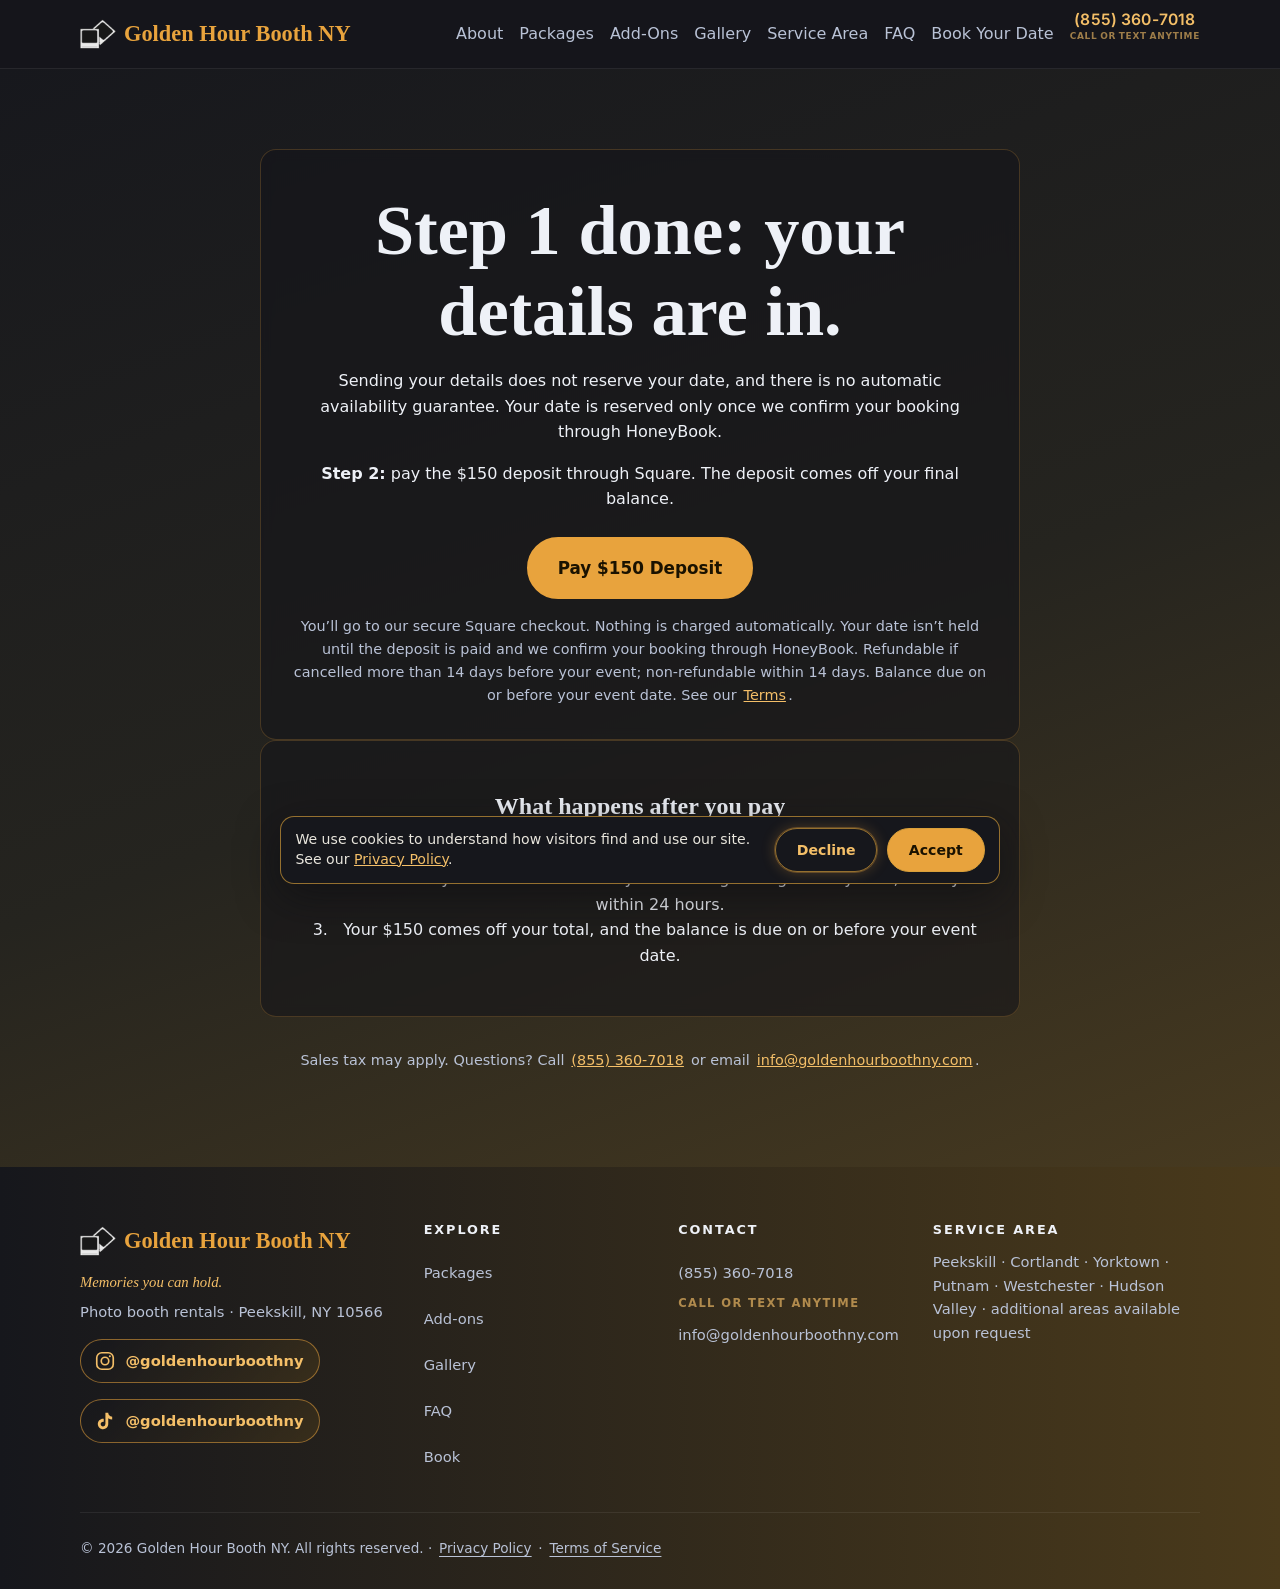
<file: thank-you/index.html>
<!DOCTYPE html>
<html lang="en">
<head>
<meta charset="UTF-8">
<meta name="viewport" content="width=device-width, initial-scale=1">
<meta name="robots" content="noindex">
<title>Thank You | Golden Hour Booth NY</title>
<meta name="description" content="Book a photo booth online: pick your package, send your event details and pay the $150 deposit. Your date is reserved once we confirm your booking through HoneyBook. Serving Peekskill and the Hudson Valley.">
<meta name="format-detection" content="telephone=no,address=no,email=no">
<meta name="theme-color" content="#e8a33d">
<link rel="canonical" href="https://goldenhourboothny.com/thank-you/">
<meta property="og:type" content="website">
<meta property="og:title" content="Book Your Date | Golden Hour Booth NY">
<meta property="og:description" content="Pick a package, send your event details and pay the $150 deposit. We confirm your date through HoneyBook.">
<meta property="og:url" content="https://goldenhourboothny.com/thank-you/">
<meta property="og:image" content="https://goldenhourboothny.com/assets/og-logo-first2.jpg?v=20261027b"><meta property="og:image:secure_url" content="https://goldenhourboothny.com/assets/og-logo-first2.jpg?v=20261027b"><meta property="og:image:type" content="image/jpeg"><meta property="og:image:width" content="1200"><meta property="og:image:height" content="630"><meta name="twitter:card" content="summary_large_image">
<link rel="icon" href="/favicon-first.ico" sizes="any">
<link rel="icon" type="image/png" sizes="32x32" href="/assets/favicon-first-32.png">
<link rel="icon" type="image/png" sizes="16x16" href="/assets/favicon-first-16.png">
<link rel="apple-touch-icon" sizes="180x180" href="/assets/apple-touch-icon-first.png">
<link rel="stylesheet" href="/styles.css?v=promo1">
<style>
.book-hero{padding:3rem 0 1rem;text-align:center}.book-hero p{color:var(--muted);max-width:640px;margin:.5rem auto 0}
.steps-mini{display:flex;flex-wrap:wrap;gap:.6rem 1.4rem;justify-content:center;list-style:none;padding:0;margin:1.4rem 0 0;color:var(--accent2);font-weight:600;font-size:.95rem}
.steps-mini span{display:inline-grid;place-items:center;width:1.6rem;height:1.6rem;border-radius:50%;background:var(--accent);color:#1a1200;margin-right:.4rem;font-size:.85rem}
.book-prices{display:grid;grid-template-columns:1fr 1fr;gap:1rem;margin-bottom:1.2rem}
.book-prices .card{padding:1.2rem 1.4rem}.book-prices h3{margin:0}.book-prices .price{margin:.3rem 0}.book-prices ul{margin:.4rem 0 0;padding-left:1.1rem;color:var(--muted);font-size:.92rem}
.addons.compact{grid-template-columns:1fr 1fr;margin-bottom:1.5rem}
.fieldset{border:1px solid rgba(255,255,255,.18);border-radius:12px;padding:.8rem 1rem 0;margin:0 0 1rem}.fieldset legend{font-weight:600;font-size:.92rem;padding:0 .4rem}
.checks-grid{display:grid;grid-template-columns:1fr 1fr;gap:.2rem 1rem}
.form .check{display:flex;gap:.6rem;align-items:center;font-weight:500;margin-bottom:.8rem}.form .check input{width:auto;margin:0;accent-color:var(--accent)}
.estimate{background:rgba(232,163,61,.12);border:1px solid rgba(232,163,61,.4);border-radius:12px;padding:.9rem 1.1rem;margin:0 0 1rem}.estimate b{color:var(--accent2)}
.notice{background:rgba(255,255,255,.06);border-left:4px solid var(--accent);border-radius:8px;padding:.9rem 1.1rem;margin:1.2rem 0;color:var(--muted);font-size:.93rem}.notice strong{color:var(--text)}
.hp{position:absolute;left:-9999px;height:0;overflow:hidden}
.thanks{text-align:center}.thanks[hidden]{display:none}.thanks .btn{margin-top:.6rem}
@media(max-width:700px){.book-prices,.addons.compact,.checks-grid{grid-template-columns:1fr}}
</style>
</head>
<body>
<a class="skip" href="#main">Skip to content</a>
<header class="nav" id="top">
  <div class="container nav-inner">
    <a class="brand" href="/"><img src="/assets/logo-icon.png" alt="Golden Hour Booth NY logo: two overlapping instant photos" width="36" height="32"> <span class="brand-name">Golden <span>Hour</span> Booth NY</span></a>
    <a class="nav-call" href="tel:+18553607018" aria-label="Call (855) 360-7018"><svg width="16" height="16" viewBox="0 0 24 24" fill="none" stroke="currentColor" stroke-width="2" stroke-linecap="round" stroke-linejoin="round" aria-hidden="true"><path d="M22 16.9v3a2 2 0 0 1-2.2 2 19.8 19.8 0 0 1-8.6-3.1 19.5 19.5 0 0 1-6-6A19.8 19.8 0 0 1 2.1 4.2 2 2 0 0 1 4.1 2h3a2 2 0 0 1 2 1.7c.1.9.4 1.8.7 2.7a2 2 0 0 1-.5 2.1L8 9.7a16 16 0 0 0 6 6l1.2-1.3a2 2 0 0 1 2.1-.4c.9.3 1.8.6 2.7.7a2 2 0 0 1 1.7 2z"/></svg><span>(855) 360-7018</span></a>
    <button class="nav-toggle" aria-expanded="false" aria-controls="nav-links" aria-label="Open menu"><span></span><span></span><span></span></button>
    <nav id="nav-links" class="nav-links" aria-label="Main">
      <a href="/#about">About</a>
      <a href="/#packages">Packages</a>
      <a href="/#addons">Add-Ons</a>
      <a href="/#gallery">Gallery</a>
      <a href="/#area">Service Area</a>
      <a href="/#faq">FAQ</a>
      <a href="/book" aria-current="page">Book Your Date</a>
      <a href="tel:+18553607018" class="nav-phone"><span class="np-num">(855) 360-7018</span><small class="np-note">Call or text anytime</small></a>
    </nav>
  </div>
</header>

<main id="main"><section class="section"><div class="container narrow">
<div class="card thanks" id="thanks">
<h1>Step 1 done: your details are in.</h1>
<p>Sending your details does not reserve your date, and there is no automatic availability guarantee. Your date is reserved only once we confirm your booking through HoneyBook.</p>
<p><strong>Step 2:</strong> pay the $150 deposit through Square. The deposit comes off your final balance.</p>
<p><a class="btn btn-lg" id="pay-link" href="https://square.link/u/3O9MmOKk">Pay $150 Deposit</a></p>
<p class="small">You&rsquo;ll go to our secure Square checkout. Nothing is charged automatically. Your date isn&rsquo;t held until the deposit is paid and we confirm your booking through HoneyBook. Refundable if cancelled more than 14 days before your event; non-refundable within 14 days. Balance due on or before your event date. See our <a href="/terms#deposit">Terms</a>.</p>
</div>
<div class="card thanks next-steps">
<h2>What happens after you pay</h2>
<ol>
<li>Square shows your payment confirmation.</li>
<li>We check your date and confirm your booking through HoneyBook, usually within 24 hours.</li>
<li>Your $150 comes off your total, and the balance is due on or before your event date.</li>
</ol>
</div>
<p class="note">Sales tax may apply. Questions? Call <a href="tel:+18553607018">(855) 360-7018</a> or email <a href="mailto:info@goldenhourboothny.com">info@goldenhourboothny.com</a>.</p>
</div></section></main>

<footer class="footer">
  <div class="container footer-grid">
    <div><a class="brand footer-brand" href="/#top"><img src="/assets/logo-icon.png" alt="Golden Hour Booth NY logo: two overlapping instant photos" width="36" height="32"> <span class="brand-name">Golden <span>Hour</span> Booth NY</span></a><p class="tag">Memories you can hold.</p><p>Photo booth rentals &middot; Peekskill, NY 10566</p><p class="social"><a class="social-link" href="https://www.instagram.com/goldenhourboothny/" target="_blank" rel="noopener" aria-label="Golden Hour Booth NY on Instagram (@goldenhourboothny)"><svg viewBox="0 0 24 24" width="22" height="22" fill="none" stroke="currentColor" stroke-width="1.8" stroke-linecap="round" stroke-linejoin="round" aria-hidden="true"><rect x="3" y="3" width="18" height="18" rx="5.5"/><circle cx="12" cy="12" r="4.1"/><circle cx="17.3" cy="6.7" r="1.1" fill="currentColor" stroke="none"/></svg><span>@goldenhourboothny</span></a></p><p class="social"><a class="social-link" href="https://www.tiktok.com/@goldenhourboothny" target="_blank" rel="noopener" aria-label="Golden Hour Booth NY on TikTok (@goldenhourboothny)"><svg viewBox="0 0 24 24" width="22" height="22" fill="currentColor" aria-hidden="true"><path d="M16.6 5.82A4.28 4.28 0 0 1 15.54 3h-3.09v12.4a2.59 2.59 0 0 1-2.59 2.5c-1.42 0-2.6-1.16-2.6-2.6 0-1.72 1.66-3.01 3.37-2.48V9.66c-3.45-.46-6.47 2.22-6.47 5.64 0 3.33 2.76 5.7 5.69 5.7 3.14 0 5.69-2.55 5.69-5.7V9.01a7.35 7.35 0 0 0 4.3 1.38V7.3s-1.88.09-3.24-1.48z"/></svg><span>@goldenhourboothny</span></a></p></div>
    <div><h3>Explore</h3><a href="/#packages">Packages</a><a href="/#addons">Add-ons</a><a href="/#gallery">Gallery</a><a href="/#faq">FAQ</a><a href="/book">Book</a></div>
    <div><h3>Contact</h3><a href="tel:+18553607018">(855) 360-7018</a><span class="ph-note">Call or text anytime</span><a href="mailto:info@goldenhourboothny.com">info@goldenhourboothny.com</a></div>
    <div><h3>Service Area</h3><p>Peekskill &middot; Cortlandt &middot; Yorktown &middot; Putnam &middot; Westchester &middot; Hudson Valley &middot; additional areas available upon request</p></div>
  </div>
  <p class="copy container">&copy; <span id="year">2026</span> Golden Hour Booth NY. All rights reserved. &middot; <a href="/privacy">Privacy Policy</a> &middot; <a href="/terms">Terms of Service</a></p>
</footer>
<script>
var t=document.querySelector('.nav-toggle'),l=document.getElementById('nav-links');
if(t)t.addEventListener('click',function(){var o=l.classList.toggle('open');t.setAttribute('aria-expanded',o);});
document.getElementById('year').textContent=new Date().getFullYear();
</script>
<script src="/consent.js" defer></script>
</body>
</html>
</file>
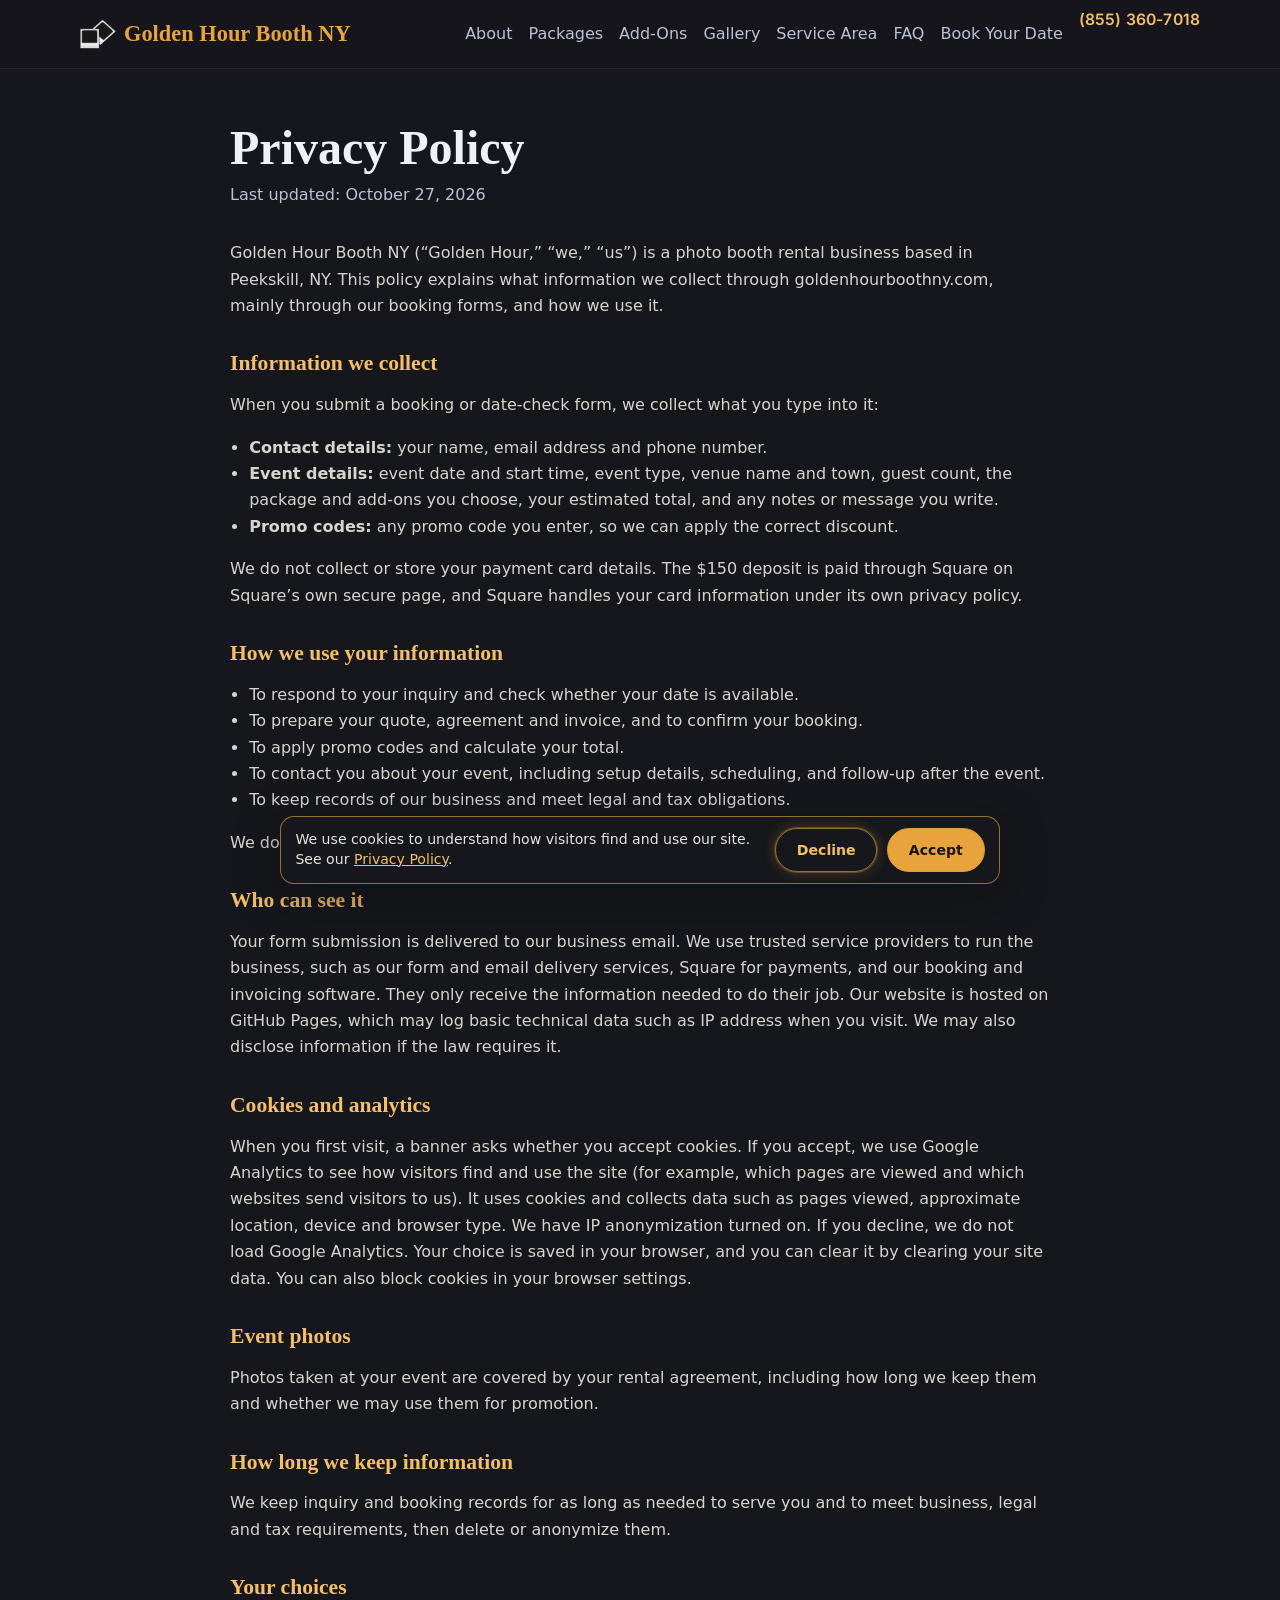
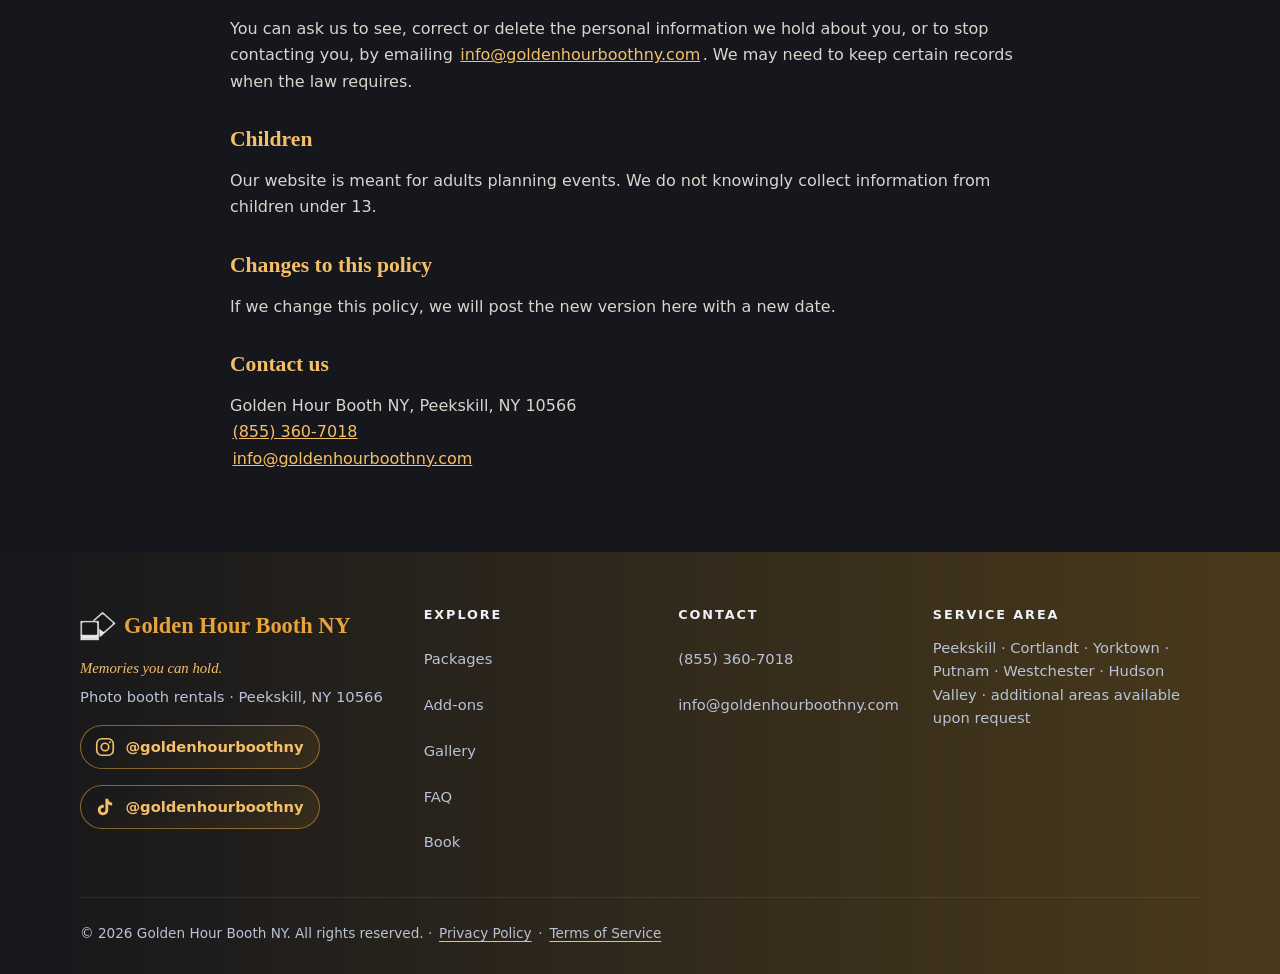
<file: privacy.html>
<!DOCTYPE html>
<html lang="en">
<head>
<meta charset="UTF-8">
<meta name="viewport" content="width=device-width, initial-scale=1">
<title>Privacy Policy | Golden Hour Booth NY</title>
<meta name="description" content="How Golden Hour Booth NY collects and uses information from its booking forms and website.">
<meta name="format-detection" content="telephone=no,address=no,email=no">
<meta name="theme-color" content="#e8a33d">
<link rel="canonical" href="https://goldenhourboothny.com/privacy">
<meta property="og:type" content="website">
<meta property="og:title" content="Privacy Policy | Golden Hour Booth NY">
<meta property="og:url" content="https://goldenhourboothny.com/privacy">
<meta property="og:image" content="https://goldenhourboothny.com/assets/og-logo-first2.jpg?v=20261027b"><meta property="og:image:secure_url" content="https://goldenhourboothny.com/assets/og-logo-first2.jpg?v=20261027b"><meta property="og:image:type" content="image/jpeg">
<link rel="icon" href="/favicon-first.ico" sizes="any">
<link rel="icon" type="image/png" sizes="32x32" href="/assets/favicon-first-32.png">
<link rel="icon" type="image/png" sizes="16x16" href="/assets/favicon-first-16.png">
<link rel="apple-touch-icon" sizes="180x180" href="/assets/apple-touch-icon-first.png">
<link rel="stylesheet" href="/styles.css?v=promo1">
</head>
<body>
<a class="skip" href="#main">Skip to content</a>
<header class="nav" id="top">
  <div class="container nav-inner">
    <a class="brand" href="/"><img src="/assets/logo-icon.png" alt="Golden Hour Booth NY logo: two overlapping instant photos" width="36" height="32"> <span class="brand-name">Golden <span>Hour</span> Booth NY</span></a>
    <a class="nav-call" href="tel:+18553607018" aria-label="Call (855) 360-7018"><svg width="16" height="16" viewBox="0 0 24 24" fill="none" stroke="currentColor" stroke-width="2" stroke-linecap="round" stroke-linejoin="round" aria-hidden="true"><path d="M22 16.9v3a2 2 0 0 1-2.2 2 19.8 19.8 0 0 1-8.6-3.1 19.5 19.5 0 0 1-6-6A19.8 19.8 0 0 1 2.1 4.2 2 2 0 0 1 4.1 2h3a2 2 0 0 1 2 1.7c.1.9.4 1.8.7 2.7a2 2 0 0 1-.5 2.1L8 9.7a16 16 0 0 0 6 6l1.2-1.3a2 2 0 0 1 2.1-.4c.9.3 1.8.6 2.7.7a2 2 0 0 1 1.7 2z"/></svg><span>(855) 360-7018</span></a>
    <button class="nav-toggle" aria-expanded="false" aria-controls="nav-links" aria-label="Open menu"><span></span><span></span><span></span></button>
    <nav id="nav-links" class="nav-links" aria-label="Main">
      <a href="/#about">About</a>
      <a href="/#packages">Packages</a>
      <a href="/#addons">Add-Ons</a>
      <a href="/#gallery">Gallery</a>
      <a href="/#area">Service Area</a>
      <a href="/#faq">FAQ</a>
      <a href="/book">Book Your Date</a>
      <a href="tel:+18553607018" class="nav-phone">(855) 360-7018</a>
    </nav>
  </div>
</header>

<main id="main">
<section class="legal"><div class="container">
<h1>Privacy Policy</h1>
<p class="updated">Last updated: October 27, 2026</p>
<p>Golden Hour Booth NY (&ldquo;Golden Hour,&rdquo; &ldquo;we,&rdquo; &ldquo;us&rdquo;) is a photo booth rental business based in Peekskill, NY. This policy explains what information we collect through goldenhourboothny.com, mainly through our booking forms, and how we use it.</p>

<h2>Information we collect</h2>
<p>When you submit a booking or date-check form, we collect what you type into it:</p>
<ul>
<li><strong>Contact details:</strong> your name, email address and phone number.</li>
<li><strong>Event details:</strong> event date and start time, event type, venue name and town, guest count, the package and add-ons you choose, your estimated total, and any notes or message you write.</li>
<li><strong>Promo codes:</strong> any promo code you enter, so we can apply the correct discount.</li>
</ul>
<p>We do not collect or store your payment card details. The $150 deposit is paid through Square on Square&rsquo;s own secure page, and Square handles your card information under its own privacy policy.</p>

<h2>How we use your information</h2>
<ul>
<li>To respond to your inquiry and check whether your date is available.</li>
<li>To prepare your quote, agreement and invoice, and to confirm your booking.</li>
<li>To apply promo codes and calculate your total.</li>
<li>To contact you about your event, including setup details, scheduling, and follow-up after the event.</li>
<li>To keep records of our business and meet legal and tax obligations.</li>
</ul>
<p>We do not sell your personal information, and we do not share it for third-party advertising.</p>

<h2>Who can see it</h2>
<p>Your form submission is delivered to our business email. We use trusted service providers to run the business, such as our form and email delivery services, Square for payments, and our booking and invoicing software. They only receive the information needed to do their job. Our website is hosted on GitHub Pages, which may log basic technical data such as IP address when you visit. We may also disclose information if the law requires it.</p>

<h2>Cookies and analytics</h2>
<p>When you first visit, a banner asks whether you accept cookies. If you accept, we use Google Analytics to see how visitors find and use the site (for example, which pages are viewed and which websites send visitors to us). It uses cookies and collects data such as pages viewed, approximate location, device and browser type. We have IP anonymization turned on. If you decline, we do not load Google Analytics. Your choice is saved in your browser, and you can clear it by clearing your site data. You can also block cookies in your browser settings.</p>

<h2>Event photos</h2>
<p>Photos taken at your event are covered by your rental agreement, including how long we keep them and whether we may use them for promotion.</p>

<h2>How long we keep information</h2>
<p>We keep inquiry and booking records for as long as needed to serve you and to meet business, legal and tax requirements, then delete or anonymize them.</p>

<h2>Your choices</h2>
<p>You can ask us to see, correct or delete the personal information we hold about you, or to stop contacting you, by emailing <a href="mailto:info@goldenhourboothny.com">info@goldenhourboothny.com</a>. We may need to keep certain records when the law requires.</p>

<h2>Children</h2>
<p>Our website is meant for adults planning events. We do not knowingly collect information from children under 13.</p>

<h2>Changes to this policy</h2>
<p>If we change this policy, we will post the new version here with a new date.</p>

<h2>Contact us</h2>
<p>Golden Hour Booth NY, Peekskill, NY 10566<br><a href="tel:+18553607018">(855) 360-7018</a><br><a href="mailto:info@goldenhourboothny.com">info@goldenhourboothny.com</a></p>
</div></section>
</main>

<footer class="footer">
  <div class="container footer-grid">
    <div><a class="brand footer-brand" href="/#top"><img src="/assets/logo-icon.png" alt="Golden Hour Booth NY logo: two overlapping instant photos" width="36" height="32"> <span class="brand-name">Golden <span>Hour</span> Booth NY</span></a><p class="tag">Memories you can hold.</p><p>Photo booth rentals &middot; Peekskill, NY 10566</p><p class="social"><a class="social-link" href="https://www.instagram.com/goldenhourboothny/" target="_blank" rel="noopener" aria-label="Golden Hour Booth NY on Instagram (@goldenhourboothny)"><svg viewBox="0 0 24 24" width="22" height="22" fill="none" stroke="currentColor" stroke-width="1.8" stroke-linecap="round" stroke-linejoin="round" aria-hidden="true"><rect x="3" y="3" width="18" height="18" rx="5.5"/><circle cx="12" cy="12" r="4.1"/><circle cx="17.3" cy="6.7" r="1.1" fill="currentColor" stroke="none"/></svg><span>@goldenhourboothny</span></a></p><p class="social"><a class="social-link" href="https://www.tiktok.com/@goldenhourboothny" target="_blank" rel="noopener" aria-label="Golden Hour Booth NY on TikTok (@goldenhourboothny)"><svg viewBox="0 0 24 24" width="22" height="22" fill="currentColor" aria-hidden="true"><path d="M16.6 5.82A4.28 4.28 0 0 1 15.54 3h-3.09v12.4a2.59 2.59 0 0 1-2.59 2.5c-1.42 0-2.6-1.16-2.6-2.6 0-1.72 1.66-3.01 3.37-2.48V9.66c-3.45-.46-6.47 2.22-6.47 5.64 0 3.33 2.76 5.7 5.69 5.7 3.14 0 5.69-2.55 5.69-5.7V9.01a7.35 7.35 0 0 0 4.3 1.38V7.3s-1.88.09-3.24-1.48z"/></svg><span>@goldenhourboothny</span></a></p></div>
    <div><h3>Explore</h3><a href="/#packages">Packages</a><a href="/#addons">Add-ons</a><a href="/#gallery">Gallery</a><a href="/#faq">FAQ</a><a href="/book">Book</a></div>
    <div><h3>Contact</h3><a href="tel:+18553607018">(855) 360-7018</a><a href="mailto:info@goldenhourboothny.com">info@goldenhourboothny.com</a></div>
    <div><h3>Service Area</h3><p>Peekskill &middot; Cortlandt &middot; Yorktown &middot; Putnam &middot; Westchester &middot; Hudson Valley &middot; additional areas available upon request</p></div>
  </div>
  <p class="copy container">&copy; <span id="year">2026</span> Golden Hour Booth NY. All rights reserved. &middot; <a href="/privacy">Privacy Policy</a> &middot; <a href="/terms">Terms of Service</a></p>
</footer>
<script>
var t=document.querySelector(".nav-toggle"),l=document.getElementById("nav-links");
t.addEventListener("click",function(){var o=l.classList.toggle("open");t.setAttribute("aria-expanded",o);});
document.getElementById("year").textContent=new Date().getFullYear();
</script>
<script src="/consent.js" defer></script>
</body>
</html>
</file>
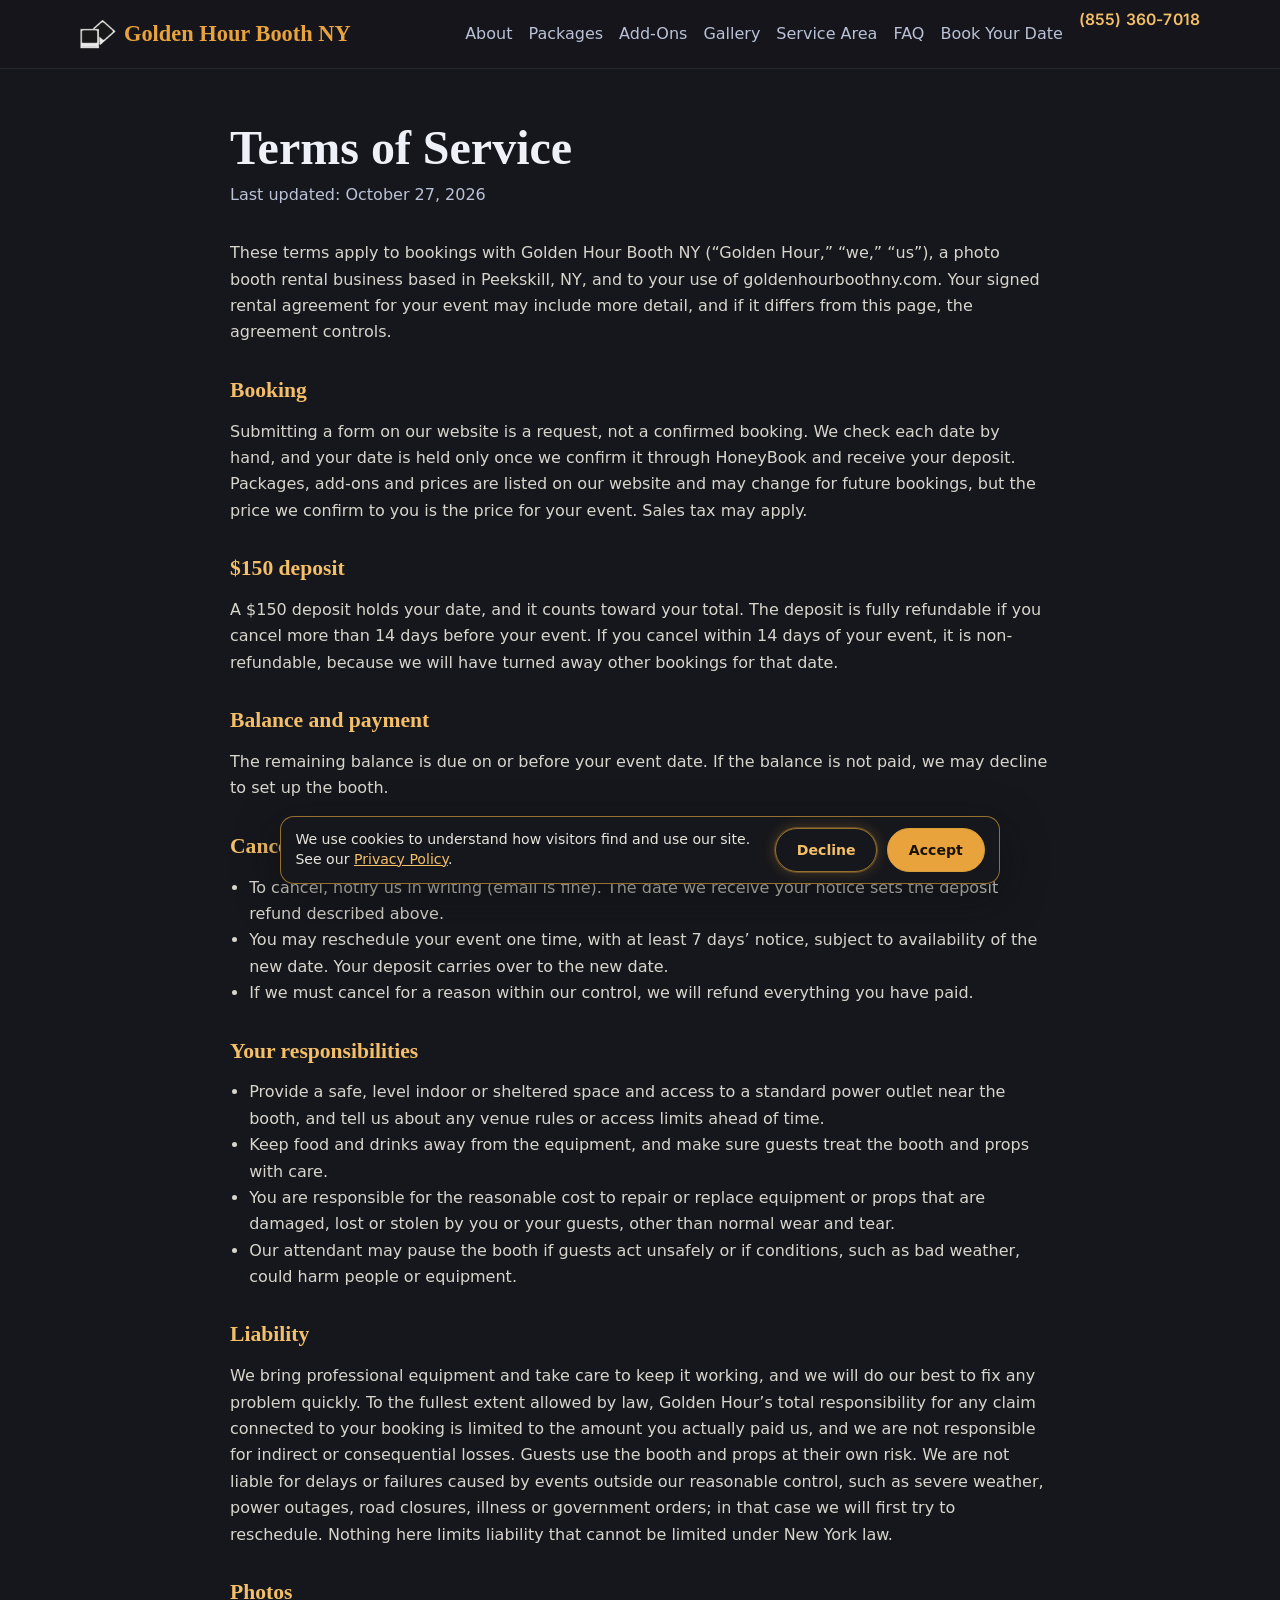
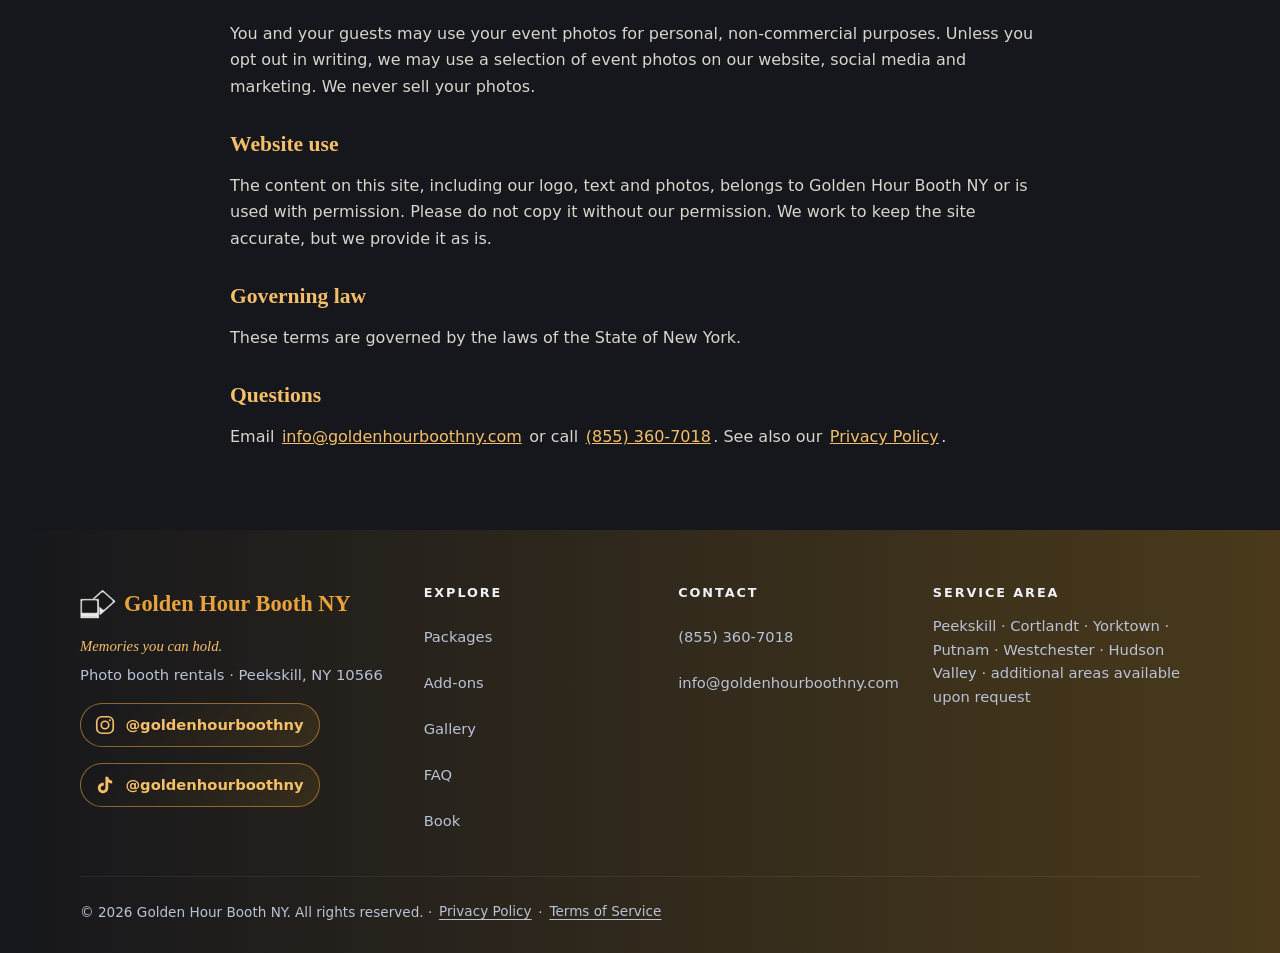
<file: terms.html>
<!DOCTYPE html>
<html lang="en">
<head>
<meta charset="UTF-8">
<meta name="viewport" content="width=device-width, initial-scale=1">
<title>Terms of Service | Golden Hour Booth NY</title>
<meta name="description" content="Booking terms for Golden Hour Booth NY: the $150 deposit, cancellation and rescheduling, liability and governing law.">
<meta name="format-detection" content="telephone=no,address=no,email=no">
<meta name="theme-color" content="#e8a33d">
<link rel="canonical" href="https://goldenhourboothny.com/terms">
<meta property="og:type" content="website">
<meta property="og:title" content="Terms of Service | Golden Hour Booth NY">
<meta property="og:url" content="https://goldenhourboothny.com/terms">
<meta property="og:image" content="https://goldenhourboothny.com/assets/og-logo-first2.jpg?v=20261027b"><meta property="og:image:secure_url" content="https://goldenhourboothny.com/assets/og-logo-first2.jpg?v=20261027b"><meta property="og:image:type" content="image/jpeg">
<link rel="icon" href="/favicon-first.ico" sizes="any">
<link rel="icon" type="image/png" sizes="32x32" href="/assets/favicon-first-32.png">
<link rel="icon" type="image/png" sizes="16x16" href="/assets/favicon-first-16.png">
<link rel="apple-touch-icon" sizes="180x180" href="/assets/apple-touch-icon-first.png">
<link rel="stylesheet" href="/styles.css?v=promo1">
</head>
<body>
<a class="skip" href="#main">Skip to content</a>
<header class="nav" id="top">
  <div class="container nav-inner">
    <a class="brand" href="/"><img src="/assets/logo-icon.png" alt="Golden Hour Booth NY logo: two overlapping instant photos" width="36" height="32"> <span class="brand-name">Golden <span>Hour</span> Booth NY</span></a>
    <a class="nav-call" href="tel:+18553607018" aria-label="Call (855) 360-7018"><svg width="16" height="16" viewBox="0 0 24 24" fill="none" stroke="currentColor" stroke-width="2" stroke-linecap="round" stroke-linejoin="round" aria-hidden="true"><path d="M22 16.9v3a2 2 0 0 1-2.2 2 19.8 19.8 0 0 1-8.6-3.1 19.5 19.5 0 0 1-6-6A19.8 19.8 0 0 1 2.1 4.2 2 2 0 0 1 4.1 2h3a2 2 0 0 1 2 1.7c.1.9.4 1.8.7 2.7a2 2 0 0 1-.5 2.1L8 9.7a16 16 0 0 0 6 6l1.2-1.3a2 2 0 0 1 2.1-.4c.9.3 1.8.6 2.7.7a2 2 0 0 1 1.7 2z"/></svg><span>(855) 360-7018</span></a>
    <button class="nav-toggle" aria-expanded="false" aria-controls="nav-links" aria-label="Open menu"><span></span><span></span><span></span></button>
    <nav id="nav-links" class="nav-links" aria-label="Main">
      <a href="/#about">About</a>
      <a href="/#packages">Packages</a>
      <a href="/#addons">Add-Ons</a>
      <a href="/#gallery">Gallery</a>
      <a href="/#area">Service Area</a>
      <a href="/#faq">FAQ</a>
      <a href="/book">Book Your Date</a>
      <a href="tel:+18553607018" class="nav-phone">(855) 360-7018</a>
    </nav>
  </div>
</header>

<main id="main">
<section class="legal"><div class="container">
<h1>Terms of Service</h1>
<p class="updated">Last updated: October 27, 2026</p>
<p>These terms apply to bookings with Golden Hour Booth NY (&ldquo;Golden Hour,&rdquo; &ldquo;we,&rdquo; &ldquo;us&rdquo;), a photo booth rental business based in Peekskill, NY, and to your use of goldenhourboothny.com. Your signed rental agreement for your event may include more detail, and if it differs from this page, the agreement controls.</p>

<h2>Booking</h2>
<p>Submitting a form on our website is a request, not a confirmed booking. We check each date by hand, and your date is held only once we confirm it through HoneyBook and receive your deposit. Packages, add-ons and prices are listed on our website and may change for future bookings, but the price we confirm to you is the price for your event. Sales tax may apply.</p>

<h2 id="deposit">$150 deposit</h2>
<p>A $150 deposit holds your date, and it counts toward your total. The deposit is fully refundable if you cancel more than 14 days before your event. If you cancel within 14 days of your event, it is non-refundable, because we will have turned away other bookings for that date.</p>

<h2>Balance and payment</h2>
<p>The remaining balance is due on or before your event date. If the balance is not paid, we may decline to set up the booth.</p>

<h2>Cancellation and rescheduling</h2>
<ul>
<li>To cancel, notify us in writing (email is fine). The date we receive your notice sets the deposit refund described above.</li>
<li>You may reschedule your event one time, with at least 7 days&rsquo; notice, subject to availability of the new date. Your deposit carries over to the new date.</li>
<li>If we must cancel for a reason within our control, we will refund everything you have paid.</li>
</ul>

<h2>Your responsibilities</h2>
<ul>
<li>Provide a safe, level indoor or sheltered space and access to a standard power outlet near the booth, and tell us about any venue rules or access limits ahead of time.</li>
<li>Keep food and drinks away from the equipment, and make sure guests treat the booth and props with care.</li>
<li>You are responsible for the reasonable cost to repair or replace equipment or props that are damaged, lost or stolen by you or your guests, other than normal wear and tear.</li>
<li>Our attendant may pause the booth if guests act unsafely or if conditions, such as bad weather, could harm people or equipment.</li>
</ul>

<h2>Liability</h2>
<p>We bring professional equipment and take care to keep it working, and we will do our best to fix any problem quickly. To the fullest extent allowed by law, Golden Hour&rsquo;s total responsibility for any claim connected to your booking is limited to the amount you actually paid us, and we are not responsible for indirect or consequential losses. Guests use the booth and props at their own risk. We are not liable for delays or failures caused by events outside our reasonable control, such as severe weather, power outages, road closures, illness or government orders; in that case we will first try to reschedule. Nothing here limits liability that cannot be limited under New York law.</p>

<h2>Photos</h2>
<p>You and your guests may use your event photos for personal, non-commercial purposes. Unless you opt out in writing, we may use a selection of event photos on our website, social media and marketing. We never sell your photos.</p>

<h2>Website use</h2>
<p>The content on this site, including our logo, text and photos, belongs to Golden Hour Booth NY or is used with permission. Please do not copy it without our permission. We work to keep the site accurate, but we provide it as is.</p>

<h2>Governing law</h2>
<p>These terms are governed by the laws of the State of New York.</p>

<h2>Questions</h2>
<p>Email <a href="mailto:info@goldenhourboothny.com">info@goldenhourboothny.com</a> or call <a href="tel:+18553607018">(855) 360-7018</a>. See also our <a href="/privacy">Privacy Policy</a>.</p>
</div></section>
</main>

<footer class="footer">
  <div class="container footer-grid">
    <div><a class="brand footer-brand" href="/#top"><img src="/assets/logo-icon.png" alt="Golden Hour Booth NY logo: two overlapping instant photos" width="36" height="32"> <span class="brand-name">Golden <span>Hour</span> Booth NY</span></a><p class="tag">Memories you can hold.</p><p>Photo booth rentals &middot; Peekskill, NY 10566</p><p class="social"><a class="social-link" href="https://www.instagram.com/goldenhourboothny/" target="_blank" rel="noopener" aria-label="Golden Hour Booth NY on Instagram (@goldenhourboothny)"><svg viewBox="0 0 24 24" width="22" height="22" fill="none" stroke="currentColor" stroke-width="1.8" stroke-linecap="round" stroke-linejoin="round" aria-hidden="true"><rect x="3" y="3" width="18" height="18" rx="5.5"/><circle cx="12" cy="12" r="4.1"/><circle cx="17.3" cy="6.7" r="1.1" fill="currentColor" stroke="none"/></svg><span>@goldenhourboothny</span></a></p><p class="social"><a class="social-link" href="https://www.tiktok.com/@goldenhourboothny" target="_blank" rel="noopener" aria-label="Golden Hour Booth NY on TikTok (@goldenhourboothny)"><svg viewBox="0 0 24 24" width="22" height="22" fill="currentColor" aria-hidden="true"><path d="M16.6 5.82A4.28 4.28 0 0 1 15.54 3h-3.09v12.4a2.59 2.59 0 0 1-2.59 2.5c-1.42 0-2.6-1.16-2.6-2.6 0-1.72 1.66-3.01 3.37-2.48V9.66c-3.45-.46-6.47 2.22-6.47 5.64 0 3.33 2.76 5.7 5.69 5.7 3.14 0 5.69-2.55 5.69-5.7V9.01a7.35 7.35 0 0 0 4.3 1.38V7.3s-1.88.09-3.24-1.48z"/></svg><span>@goldenhourboothny</span></a></p></div>
    <div><h3>Explore</h3><a href="/#packages">Packages</a><a href="/#addons">Add-ons</a><a href="/#gallery">Gallery</a><a href="/#faq">FAQ</a><a href="/book">Book</a></div>
    <div><h3>Contact</h3><a href="tel:+18553607018">(855) 360-7018</a><a href="mailto:info@goldenhourboothny.com">info@goldenhourboothny.com</a></div>
    <div><h3>Service Area</h3><p>Peekskill &middot; Cortlandt &middot; Yorktown &middot; Putnam &middot; Westchester &middot; Hudson Valley &middot; additional areas available upon request</p></div>
  </div>
  <p class="copy container">&copy; <span id="year">2026</span> Golden Hour Booth NY. All rights reserved. &middot; <a href="/privacy">Privacy Policy</a> &middot; <a href="/terms">Terms of Service</a></p>
</footer>
<script>
var t=document.querySelector(".nav-toggle"),l=document.getElementById("nav-links");
t.addEventListener("click",function(){var o=l.classList.toggle("open");t.setAttribute("aria-expanded",o);});
document.getElementById("year").textContent=new Date().getFullYear();
</script>
<script src="/consent.js" defer></script>
</body>
</html>
</file>
<file: styles.css>
:root{--navy:#16171c;--navy2:#202228;--navy3:#2c2a26;--accent:#e8a33d;--accent2:#f4bf68;--text:#eef1f7;--muted:#b9c2d6;--radius:16px;--font:system-ui,-apple-system,"Segoe UI",Roboto,"Helvetica Neue",Arial,sans-serif;--serif:Georgia,"Times New Roman",serif}*{box-sizing:border-box}html{scroll-behavior:smooth;scroll-padding-top:72px}body{margin:0;font-family:var(--font);background:var(--navy);color:var(--text);line-height:1.6}img{max-width:100%;display:block}a{color:var(--accent2)}.container{width:min(1120px,92%);margin:auto}.narrow{width:min(760px,92%)}.skip{position:absolute;left:-999px}.skip:focus{left:1rem;top:1rem;background:#fff;color:#16171c;padding:.5rem;z-index:99}.btn{display:inline-block;background:var(--accent);color:#1a1200;font-weight:700;padding:.75rem 1.4rem;border-radius:999px;text-decoration:none;border:2px solid var(--accent);cursor:pointer;font-size:1rem;font-family:inherit;transition:transform .2s,box-shadow .2s,background .2s}.btn:hover,.btn:focus-visible{transform:translateY(-2px);box-shadow:0 10px 24px #e8a33d59;background:var(--accent2)}.btn-ghost{background:transparent;color:var(--accent2)}.btn-ghost:hover{color:#1a1200}.btn-sm{padding:.45rem 1rem;font-size:.9rem}.btn-lg{padding:.95rem 1.8rem;font-size:1.05rem}:focus-visible{outline:3px solid var(--accent2);outline-offset:2px}.nav{position:sticky;top:0;z-index:50;background:#16161bed;backdrop-filter:blur(10px);border-bottom:1px solid rgba(255,255,255,.08)}.nav-inner{display:flex;align-items:center;justify-content:space-between;height:68px}.brand{display:flex;align-items:center;gap:.5rem;font-family:var(--serif);font-size:1.4rem;color:var(--text);text-decoration:none;font-weight:700}.brand span{color:var(--accent)}.nav-links{display:flex;gap:1.4rem;align-items:center}.nav-links a:not(.btn){color:var(--muted);text-decoration:none;font-weight:500;transition:color .2s}.nav-links a:not(.btn):hover{color:var(--accent2)}.nav-toggle{display:none;background:none;border:0;cursor:pointer;padding:.5rem}.nav-toggle span{display:block;width:24px;height:2px;background:var(--text);margin:5px 0;transition:.3s}.hero{padding:7rem 0 6rem;text-align:center;background:radial-gradient(ellipse at 20% 0%,rgba(232,163,61,.22),transparent 55%),radial-gradient(ellipse at 90% 100%,rgba(94,140,230,.25),transparent 55%),linear-gradient(180deg,var(--navy2),var(--navy))}.eyebrow{text-transform:uppercase;letter-spacing:.18em;font-size:.8rem;color:var(--accent2);font-weight:700}h1,h2,h3{font-family:var(--serif);line-height:1.15}h1{font-size:clamp(2.4rem,6vw,4.4rem);margin:.5rem 0 1rem}h1 em{color:var(--accent)}.lead{max-width:640px;margin:0 auto 2rem;color:var(--muted);font-size:1.15rem}.hero-cta{display:flex;gap:1rem;justify-content:center;flex-wrap:wrap}.section{padding:5rem 0}.section-alt{background:var(--navy2)}.section-title{text-align:center;font-size:clamp(1.9rem,4vw,2.6rem);margin:0 0 .5rem}.section-title.left{text-align:left}.section-sub{text-align:center;color:var(--muted);margin:0 0 2.5rem}.grid{display:grid;gap:1.5rem}.grid-3{grid-template-columns:repeat(3,1fr)}.card{background:var(--navy3);border:1px solid rgba(255,255,255,.08);border-radius:var(--radius);padding:2rem;transition:transform .25s,box-shadow .25s,border-color .25s}.card:hover{transform:translateY(-4px);box-shadow:0 18px 40px #0c0c1059;border-color:#e8a33d66}.step{text-align:center}.step-num{display:inline-grid;place-items:center;width:52px;height:52px;border-radius:50%;background:var(--accent);color:#1a1200;font-weight:800;font-size:1.3rem}.step p,.quote p{color:var(--muted)}.price-card{position:relative;display:flex;flex-direction:column}.price-card h3{margin-top:0;font-size:1.5rem}.price{color:var(--muted);margin:0 0 1rem}.price span{font-size:2.6rem;font-weight:800;color:var(--text);font-family:var(--serif)}.price-card ul{list-style:none;padding:0;margin:0 0 1.8rem;flex:1}.price-card li{padding:.45rem 0;border-bottom:1px solid rgba(255,255,255,.07)}.price-card li:before{content:"\2713  ";color:var(--accent);font-weight:800}.price-card li.no{color:#b9c2d673;text-decoration:line-through}.price-card li.no:before{content:"\2013  ";color:#b9c2d673}.price-card .btn{text-align:center}.featured{border:2px solid var(--accent);transform:scale(1.03)}.featured:hover{transform:scale(1.03) translateY(-4px)}.badge{position:absolute;top:-14px;left:50%;transform:translate(-50%);background:var(--accent);color:#1a1200;font-size:.75rem;font-weight:800;padding:.3rem .9rem;border-radius:999px;text-transform:uppercase;letter-spacing:.08em}.note{text-align:center;color:var(--muted);font-size:.9rem;margin-top:2rem}.events{display:grid;grid-template-columns:repeat(5,1fr);gap:1rem}.event{text-align:center;padding:1.8rem 1rem;border-radius:var(--radius);background:linear-gradient(160deg,var(--navy3),var(--navy2));border:1px solid rgba(255,255,255,.08);transition:transform .25s,border-color .25s}.event:hover{transform:translateY(-4px) rotate(-1deg);border-color:var(--accent)}.event span{font-size:2.4rem}.event h3{margin:.5rem 0 0;font-size:1.15rem}.gallery{display:grid;grid-template-columns:repeat(3,1fr);gap:1rem}.gallery figure{margin:0;border-radius:var(--radius);overflow:hidden;aspect-ratio:1}.gallery img{width:100%;height:100%;object-fit:cover;transition:transform .5s}.gallery figure:hover img{transform:scale(1.06)}.quote{margin:0}.quote p{font-style:italic;font-size:1.05rem}.quote cite{color:var(--accent2);font-style:normal;font-weight:600}details{background:var(--navy3);border-radius:12px;margin-bottom:.8rem;padding:1rem 1.3rem;border:1px solid rgba(255,255,255,.08)}summary{cursor:pointer;font-weight:700;list-style:none;display:flex;justify-content:space-between;gap:1rem}summary::-webkit-details-marker{display:none}summary:after{content:"+";color:var(--accent);font-size:1.4rem;line-height:1}details[open] summary:after{content:"\2013"}details p{color:var(--muted);margin:.7rem 0 0}.book{display:grid;grid-template-columns:1fr 1.3fr;gap:3rem;align-items:start}.book-info p{color:var(--muted)}.contact-list{list-style:none;padding:0}.contact-list li{padding:.4rem 0}.form label{display:block;font-weight:600;font-size:.92rem;margin-bottom:1rem}.form input,.form select,.form textarea{display:block;width:100%;margin-top:.35rem;padding:.75rem .9rem;border-radius:10px;border:1px solid rgba(255,255,255,.18);background:var(--navy);color:var(--text);font:inherit;color-scheme:dark}.form input:focus,.form select:focus,.form textarea:focus{outline:none;border-color:var(--accent);box-shadow:0 0 0 3px #e8a33d40}.row{display:grid;grid-template-columns:1fr 1fr;gap:1rem}.form .btn{width:100%}.form-status{min-height:1.2em;margin:.8rem 0 0;color:var(--accent2)}.small{font-size:.9rem;color:var(--muted);margin:.3rem 0 0}.footer{background:#0a1326;padding:2.5rem 0;color:var(--muted);font-size:.92rem}.footer-inner{display:flex;justify-content:space-between;align-items:center;flex-wrap:wrap;gap:1rem}.footer p{margin:.3rem 0}.sr{position:absolute;width:1px;height:1px;overflow:hidden;clip:rect(0 0 0 0)}.ph{font-style:normal;font-size:.78em;color:var(--accent2);opacity:.8}.nav-phone{font-weight:700!important;color:var(--text)!important}.hero{text-align:left;padding:5rem 0}.hero-grid{display:grid;grid-template-columns:1.15fr .85fr;gap:3rem;align-items:center}.hero .lead{margin:0 0 1.6rem}.date-check{display:flex;gap:.5rem;background:#ffffff0f;border:1px solid rgba(255,255,255,.14);padding:.5rem;border-radius:999px;max-width:560px}.date-check input,.date-check select{flex:1;min-width:0;background:transparent;border:0;color:var(--text);font:inherit;padding:.5rem .8rem;color-scheme:dark}.date-check select option{background:var(--navy)}.hero-points{list-style:none;padding:0;margin:1.2rem 0 0;display:flex;gap:1.4rem;flex-wrap:wrap;color:var(--muted);font-size:.95rem}.hero-points li:before{content:"\2713  ";color:var(--accent);font-weight:800}.hero-visual{position:relative;height:440px}.strip{position:absolute;width:150px;background:#fbf8f1;padding:10px 10px 6px;border-radius:4px;box-shadow:0 25px 50px #0c0c1073;display:grid;gap:8px}.strip-a{left:12%;top:10px;transform:rotate(-7deg);animation:float 6s ease-in-out infinite}.strip-b{left:50%;top:40px;transform:rotate(6deg);animation:float 7s ease-in-out infinite reverse}.frame{height:84px;border-radius:2px;position:relative;overflow:hidden}.frame:after{content:"";position:absolute;left:50%;bottom:-18px;width:56px;height:56px;margin-left:-28px;border-radius:50%;background:#ffffff59;box-shadow:0 -40px 0 -14px #fff6}.f1{background:linear-gradient(135deg,#e8a33d,#c0573e)}.f2{background:linear-gradient(135deg,#5e8ce6,#1e3160)}.f3{background:linear-gradient(135deg,#f4bf68,#e86f6f)}.f4{background:linear-gradient(135deg,#3fa59a,#1e3160)}.strip-cap{margin:0;text-align:center;font-family:var(--serif);font-size:.72rem;color:#1e3160}.hero-badge{position:absolute;right:4%;bottom:20px;background:var(--accent);color:#1a1200;border-radius:50%;width:110px;height:110px;display:grid;place-content:center;text-align:center;line-height:1.1;box-shadow:0 12px 30px #0c0c1059;transform:rotate(-8deg)}.hero-badge strong{font-family:var(--serif);font-size:1.6rem}.hero-badge span{font-size:.75rem;font-weight:700}@keyframes float{50%{translate:0 -12px}}.trust{background:#0a1326;border-block:1px solid rgba(255,255,255,.07);padding:1.6rem 0}.trust-grid{display:grid;grid-template-columns:repeat(2,minmax(0,240px));gap:1rem;text-align:center}.trust-grid{justify-content:center}.trust strong{display:block;font-family:var(--serif);font-size:1.6rem;color:var(--accent)}.trust span{color:var(--muted);font-size:.9rem}.tier-for{color:var(--muted);margin:-.4rem 0 .8rem;font-size:.92rem}.addons{list-style:none;padding:0;margin:0;display:grid;grid-template-columns:repeat(3,1fr);gap:1rem}.addons li{display:flex;gap:1rem;align-items:center;background:var(--navy3);border:1px solid rgba(255,255,255,.08);border-radius:var(--radius);padding:1.1rem 1.2rem}.addons li>span{font-size:1.6rem;width:48px;height:48px;display:grid;place-items:center;background:#e8a33d24;border-radius:12px;flex:none}.addons div{flex:1}.addons h3{margin:0;font-size:1.05rem}.addons p{margin:.15rem 0 0;color:var(--muted);font-size:.88rem}.addons b{color:var(--accent2);font-size:1.1rem}.gallery{grid-auto-rows:220px;grid-auto-flow:dense}.gallery .g{border-radius:var(--radius);overflow:hidden;display:block;position:relative}.gallery .g.tall{grid-row:span 2}.gallery .g:after{content:"\2922";position:absolute;right:12px;bottom:10px;color:#fff;font-size:1.3rem;opacity:0;transition:opacity .3s}.gallery .g:hover:after,.gallery .g:focus-visible:after{opacity:.9}.gallery .g:hover img{transform:scale(1.06)}.lightbox{position:fixed;inset:0;z-index:100;background:#050a16f0;display:grid;place-items:center;padding:4rem 1rem}.lightbox[hidden]{display:none}.lightbox img{max-width:min(900px,100%);max-height:78vh;border-radius:12px}.lightbox button{position:absolute;background:#ffffff1a;color:#fff;border:0;width:52px;height:52px;border-radius:50%;font-size:2rem;cursor:pointer;line-height:1}.lb-close{top:1rem;right:1rem}.lb-prev{left:1rem;top:50%}.lb-next{right:1rem;top:50%}.lb-cap{position:absolute;bottom:1rem;color:var(--muted);margin:0}.stars{color:var(--accent);letter-spacing:.15em;margin-bottom:.5rem}.area{display:grid;grid-template-columns:1.2fr .8fr;gap:3rem;align-items:center}.area p{color:var(--muted)}.towns{list-style:none;padding:0;display:flex;flex-wrap:wrap;gap:.6rem}.towns li{border:1px solid rgba(232,163,61,.5);color:var(--accent2);padding:.4rem 1rem;border-radius:999px;font-weight:600}.map{width:100%;max-width:320px;justify-self:center}.footer{padding:3.5rem 0 1.5rem}.footer-grid{display:grid;grid-template-columns:1.4fr 1fr 1fr 1.2fr;gap:2rem}.footer h3{font-family:var(--font);font-size:.8rem;text-transform:uppercase;letter-spacing:.15em;color:var(--text);margin:0 0 .8rem}.footer-grid a:not(.brand){display:block;color:var(--muted);text-decoration:none;padding:.15rem 0}.footer-grid a:hover{color:var(--accent2)}.footer .tag{font-family:var(--serif);font-style:italic;color:var(--accent2)}.copy{border-top:1px solid rgba(255,255,255,.07);margin-top:2rem;padding-top:1.2rem;font-size:.85rem}.mobile-bar{display:none}.js-reveal .reveal{opacity:0;transform:translateY(24px);transition:opacity .7s ease,transform .7s ease}.js-reveal .reveal.in{opacity:1;transform:none}@media(max-width:900px){.grid-3{grid-template-columns:1fr}.featured{transform:none}.featured:hover{transform:translateY(-4px)}.events{grid-template-columns:repeat(3,1fr)}.book{grid-template-columns:1fr}.pricing{gap:2rem}.hero-grid{grid-template-columns:1fr}.hero-visual{height:360px;max-width:420px;width:100%;margin:auto}.addons{grid-template-columns:1fr 1fr}.area{grid-template-columns:1fr}.footer-grid,.trust-grid{grid-template-columns:1fr 1fr}}@media(max-width:760px){.nav-toggle{display:block}.nav-links{position:absolute;top:68px;left:0;right:0;flex-direction:column;background:var(--navy);padding:1rem 0 1.5rem;border-bottom:1px solid rgba(255,255,255,.08);display:none}.nav-links.open{display:flex}.nav-toggle[aria-expanded=true] span:nth-child(1){transform:translateY(7px) rotate(45deg)}.nav-toggle[aria-expanded=true] span:nth-child(2){opacity:0}.nav-toggle[aria-expanded=true] span:nth-child(3){transform:translateY(-7px) rotate(-45deg)}.hero{padding:3rem 0 2.5rem}.section{padding:3.5rem 0}.events{grid-template-columns:repeat(2,1fr)}.gallery{grid-template-columns:repeat(2,1fr);grid-auto-rows:160px}.row{grid-template-columns:1fr;gap:0}.section-title.left,.book-info{text-align:center}.date-check{flex-direction:column;border-radius:18px}.date-check .btn{width:100%}.hero-visual{height:320px}.strip{width:120px}.frame{height:64px}.strip-a{left:8%}.strip-b{left:48%}.hero-badge{width:92px;height:92px;right:0}.addons{grid-template-columns:1fr}.footer-grid{grid-template-columns:1fr;text-align:center}.towns{justify-content:center}.area>div{text-align:center}.mobile-bar{display:grid;grid-template-columns:1fr 2fr;position:fixed;left:0;right:0;bottom:0;z-index:60;background:#0a1326f7;backdrop-filter:blur(8px);border-top:1px solid rgba(255,255,255,.1);padding:.6rem .8rem calc(.6rem + env(safe-area-inset-bottom));gap:.6rem}.mobile-bar a{text-align:center;padding:.8rem;border-radius:999px;font-weight:800;text-decoration:none}.mb-call{border:2px solid var(--accent);color:var(--accent2)}.mb-book{background:var(--accent);color:#1a1200}body{padding-bottom:76px}}@media(prefers-reduced-motion:reduce){*,*:before,*:after{transition:none!important;animation:none!important;scroll-behavior:auto!important}}@media(min-width:761px){.gallery .g.tall-d{grid-row:span 2}}.footer .copy{margin:2rem auto 0}@media(max-width:760px){.events .event:last-child{grid-column:span 2}}.sample-tag{display:inline-block;background:#e8a33d2e;color:var(--accent);border:1px solid rgba(232,163,61,.45);border-radius:999px;padding:.1rem .6rem;font-size:.78rem;font-weight:700;letter-spacing:.04em;text-transform:uppercase;margin-right:.35rem;vertical-align:middle}.hero-logo{display:block;background:#fff;border-radius:22px;padding:.6rem .8rem;width:170px;height:auto;margin:0 0 1.2rem;box-shadow:0 10px 30px #0c0c1059}.footer-logo{display:block;background:#fff;border-radius:16px;padding:.4rem .6rem;width:150px;height:auto;margin:0 0 .8rem}@media(max-width:900px){.hero-logo{margin-left:auto;margin-right:auto}}@keyframes gh-float{0%,to{transform:translateY(0) rotate(0)}25%{transform:translateY(-8px) rotate(-3deg)}50%{transform:translateY(0) rotate(0)}75%{transform:translateY(-5px) rotate(3deg)}}@keyframes gh-pop{0%{transform:scale(.6) rotate(-12deg);opacity:0}60%{transform:scale(1.08) rotate(4deg);opacity:1}to{transform:scale(1) rotate(0);opacity:1}}.hero-logo{animation:gh-pop .9s ease-out both,gh-float 4.5s ease-in-out .9s infinite;transform-origin:center}.hero-logo:hover{animation:gh-pop .6s ease-out both}.footer-logo{transition:transform .3s}.footer-logo:hover{transform:rotate(-6deg) scale(1.06)}@media(prefers-reduced-motion:reduce){.hero-logo{animation:none}.footer-logo{transition:none}}.events{grid-template-columns:repeat(4,1fr)}@media(max-width:900px){.events{grid-template-columns:repeat(3,1fr)}}@media(max-width:760px){.events .event:last-child{grid-column:auto}}@media(max-width:600px){.events{grid-template-columns:repeat(2,1fr)}}.hero{position:relative;overflow:hidden}.hero .container{position:relative;z-index:1}.sparkles{position:absolute;inset:0;pointer-events:none;z-index:0;overflow:hidden}.sparkles i{position:absolute;bottom:-20px;width:var(--s);height:var(--s);border-radius:50%;background:var(--c);opacity:0;animation:gh-rise var(--d) linear var(--dl) infinite}.sparkles i.star{border-radius:2px;transform:rotate(45deg)}@keyframes gh-rise{0%{transform:translateY(0) translate(0) scale(.6);opacity:0}10%{opacity:.85}90%{opacity:.5}to{transform:translateY(-110vh) translate(var(--x)) scale(1.1);opacity:0}}.hero h1 em{background:linear-gradient(100deg,#e8a33d,#ffd98a,#ff7a6b,#e8a33d);background-size:250% 100%;-webkit-background-clip:text;background-clip:text;color:transparent;-webkit-text-fill-color:transparent;animation:gh-shine 6s linear infinite}@keyframes gh-shine{to{background-position:250% 0}}.js-reveal .reveal{transition-delay:calc(var(--i,0)*90ms)}.event,.price-card,.addons li,.gallery img,.step{transition:transform .3s ease,box-shadow .3s ease,border-color .3s ease}.event:hover,.addons li:hover,.step:hover{transform:translateY(-6px);box-shadow:0 14px 28px #0c0c1059;border-color:#e8a33d99}.event:hover span,.addons li:hover span{display:inline-block;animation:gh-bounce .6s ease}@keyframes gh-bounce{0%,to{transform:translateY(0)}30%{transform:translateY(-10px) rotate(-8deg)}60%{transform:translateY(0) rotate(6deg)}}.price-card:hover{transform:translateY(-8px);box-shadow:0 18px 36px #0c0c1066}.gallery img:hover{transform:scale(1.04)}.btn-lg,.price-card.featured .btn{animation:gh-pulse 2.6s ease-in-out infinite}@keyframes gh-pulse{0%,to{box-shadow:0 0 #e8a33d73}50%{box-shadow:0 0 0 12px #e8a33d00}}.badge,.popular{background-size:200% 100%;animation:gh-shine 3s linear infinite}#progress{position:fixed;top:0;left:0;height:3px;width:0;background:linear-gradient(90deg,#e8a33d,#ff7a6b);z-index:100}.nav-logo,.nav .brand img{transition:transform .4s}.nav .brand:hover img{transform:rotate(-12deg) scale(1.1)}@media(prefers-reduced-motion:reduce){.sparkles{display:none}.hero h1 em,.btn-lg,.price-card.featured .btn,.badge,.popular{animation:none}.event:hover,.addons li:hover,.step:hover,.price-card:hover,.gallery img:hover{transform:none}.event:hover span,.addons li:hover span{animation:none}}body{background:#0f1a2e}.hero{background:radial-gradient(circle at 15% 20%,rgba(255,94,120,.75),transparent 40%),radial-gradient(circle at 85% 15%,rgba(255,196,60,.65),transparent 38%),radial-gradient(circle at 80% 85%,rgba(0,214,201,.55),transparent 42%),radial-gradient(circle at 20% 90%,rgba(70,90,150,.5),transparent 45%),linear-gradient(135deg,#14264a,#252b3d 45%,#32363f);background-size:140% 140%,140% 140%,140% 140%,140% 140%,100% 100%;animation:gh-bg 14s ease-in-out infinite alternate}@keyframes gh-bg{0%{background-position:0% 0%,100% 0%,100% 100%,0% 100%,0 0}to{background-position:100% 60%,0% 50%,30% 0%,70% 40%,0 0}}.section{background:linear-gradient(160deg,#0c1730,#14284d 55%,#0e5a78 120%)}.section-alt{background:linear-gradient(160deg,#4a1058,#a3195b 60%,#ff6b4a 130%)}.trust{background:linear-gradient(90deg,#ffb300,#ff6b4a,#e91e8c,#7c4dff);color:#fff}.trust *{color:#fff!important}.section-title{text-shadow:0 2px 18px rgba(12,12,16,.35)}.section-title:after{content:"";display:block;width:90px;height:5px;border-radius:5px;margin:.6rem auto 0;background:linear-gradient(90deg,#ffd54a,#ff6b9d,#4dd0e1);background-size:200% 100%;animation:gh-shine 3s linear infinite}.card,.price-card,.event,.addons li{background:#16161b8c;backdrop-filter:blur(6px);border-color:#ffffff2e}.price-card.featured{box-shadow:0 0 0 2px #ffd54a,0 0 40px #ffd54a73}.sparkles i{box-shadow:0 0 12px var(--c)}footer,.footer{background:linear-gradient(90deg,#0a1222,#1b2b4d)}.about{background:linear-gradient(160deg,#14264a,#252b3d 55%,#32363f 130%)}.about-grid{display:grid;grid-template-columns:1.1fr 1fr;gap:3rem;align-items:center}.about-copy .section-title{text-align:left}.about-copy .section-title:after{margin-left:0}.about-copy p{font-size:1.08rem;color:#f2eaff}.about-points{list-style:none;margin:0;padding:0;display:grid;grid-template-columns:1fr 1fr;gap:1rem}.about-points li{display:flex;gap:.8rem;align-items:flex-start;padding:1.1rem;border-radius:var(--radius);background:#16161b8c;border:1px solid rgba(255,255,255,.18);transition:transform .3s,box-shadow .3s}.about-points li:hover{transform:translateY(-6px);box-shadow:0 14px 28px #0c0c1059}.about-points li>span{font-size:1.8rem;line-height:1}.about-points h3{margin:0 0 .2rem;font-size:1rem;font-family:var(--serif)}.about-points p{margin:0;font-size:.88rem;color:var(--muted)}@media(max-width:900px){.about-grid{grid-template-columns:1fr}.about-copy .section-title{text-align:center}.about-copy .section-title:after{margin-left:auto}}@media(max-width:520px){.about-points{grid-template-columns:1fr}}.anim-logo{position:relative;width:155px;aspect-ratio:843/1065;margin:0 0 1rem;filter:drop-shadow(0 10px 24px rgba(12,12,16,.35))}.anim-logo img{position:absolute;display:block;max-width:none}.al-photos{transform-origin:50% 90%;animation:al-drop 1s cubic-bezier(.2,1.4,.4,1) both,al-sway 5s ease-in-out 1s infinite}@keyframes al-drop{0%{transform:translateY(-140%) rotate(-25deg) scale(.8);opacity:0}70%{opacity:1}to{transform:none;opacity:1}}@keyframes al-sway{0%,to{transform:rotate(0)}30%{transform:rotate(-3deg) translateY(-4px)}70%{transform:rotate(3deg) translateY(-2px)}}.al-flash{position:absolute;border-radius:12px;background:radial-gradient(circle,#fff,#ffffffd9,#ffecaa00 70%);opacity:0;pointer-events:none;mix-blend-mode:screen;animation:al-flash .7s ease-out 1s both,al-flash 6s ease-out 7s infinite}@keyframes al-flash{0%{opacity:0;transform:scale(.6)}12%{opacity:1;transform:scale(1.15)}to{opacity:0;transform:scale(1.3)}}.al-l{opacity:0;animation:al-rise .6s cubic-bezier(.2,1.5,.4,1) calc(1.3s + var(--i)*.1s) both,al-wave 3.2s ease-in-out calc(3s + var(--i)*.15s) infinite}@keyframes al-rise{0%{opacity:0;transform:translateY(50%) scale(.5)}to{opacity:1;transform:none}}@keyframes al-wave{0%,60%,to{transform:translateY(0)}30%{transform:translateY(-12%)}}.al-hour{opacity:0;animation:al-fade 1s ease-out 2.1s both,al-glow 4s ease-in-out 3.2s infinite}@keyframes al-fade{0%{opacity:0;transform:scale(1.25);letter-spacing:.3em}to{opacity:1;transform:none}}@keyframes al-glow{0%,to{filter:brightness(1)}50%{filter:brightness(1.25) drop-shadow(0 0 8px rgba(255,200,90,.9))}}.nav .brand img{animation:al-sway 5s ease-in-out infinite}@media(max-width:900px){.anim-logo{margin-inline:auto;width:150px}}@media(prefers-reduced-motion:reduce){.anim-logo *,.nav .brand img{animation:none!important;opacity:1!important}.al-flash{display:none}}.pricing{grid-template-columns:repeat(2,1fr);max-width:760px;margin-inline:auto}.brand .brand-name{white-space:nowrap}.foot-name{font-family:inherit;font-weight:800;font-size:1.25rem;letter-spacing:.02em;margin:.4rem 0 .1rem;color:#fff}.foot-name span{color:#f5b335}@media(max-width:520px){.brand .brand-name{font-size:.95rem}}.review-cta{max-width:640px;margin:0 auto;text-align:center;padding:2.2rem 1.6rem}.review-cta .stars{font-size:1.6rem;letter-spacing:.2em;color:#f5b335;margin-bottom:.4rem}.review-cta h3{margin:.2rem 0 .6rem;font-size:1.5rem}.review-cta p{margin:0 auto 1.2rem;max-width:46ch}.review-cta .review-note{font-size:.85rem;opacity:.75;margin:1rem auto 0}.request-booking{text-align:center;margin:0 0 2rem;border-color:#c9a24b73}.request-booking h2{margin:0 0 .5rem;color:var(--accent2)}.request-booking p{margin:0 auto 1.25rem;max-width:520px;color:var(--muted)}.book-prices li.no{color:#b9c2d673;text-decoration:line-through}.pricing{grid-template-columns:repeat(3,1fr);max-width:1100px;margin-inline:auto}@media(max-width:900px){.pricing{grid-template-columns:1fr}}.container .book-prices{grid-template-columns:repeat(3,1fr);width:min(1040px,92vw);position:relative;left:50%;transform:translate(-50%)}@media(max-width:760px){.container .book-prices{grid-template-columns:1fr;width:100%;left:0;transform:none}}.container .book-prices ul{list-style:none;padding-left:0}.book-prices li{padding:.3rem 0}.book-prices li:before{content:"\2713  ";color:var(--accent);font-weight:800}.book-prices li.no:before{content:"\2013  ";color:#b9c2d673}.pricing .price-card,.book-prices .card{cursor:pointer;transition:transform .18s ease,box-shadow .25s ease,border-color .25s ease,background .25s ease;border:1px solid rgba(255,255,255,.18)}.tier-bronze:hover{border-color:#cd7f32!important;background:linear-gradient(160deg,#cd7f3233,#16161b8c 60%)!important;box-shadow:0 0 0 1px #cd7f32,0 0 22px #cd7f3273,0 3px 8px #0c0c1059!important;transform:translateY(1px) scale(.985)!important}.tier-bronze:active{transform:translateY(3px) scale(.97)!important;box-shadow:0 0 0 1px #cd7f32,0 0 14px #cd7f3266,0 1px 3px #0c0c1073!important}.tier-silver:hover{border-color:#d7dbe3!important;background:linear-gradient(160deg,#d7dbe324,#16161b8c 60%)!important;box-shadow:0 0 0 1px #d7dbe3,0 0 22px #d7dbe366,0 3px 8px #0c0c1059!important;transform:translateY(1px) scale(.985)!important}.tier-silver:active{transform:translateY(3px) scale(.97)!important;box-shadow:0 0 0 1px #d7dbe3,0 0 14px #d7dbe359,0 1px 3px #0c0c1073!important}.tier-gold{border:1px solid rgba(240,200,100,.55)!important;background:linear-gradient(160deg,#c9a24b29,#16161b99 55%)!important}.price-card.tier-gold{box-shadow:0 0 0 2px #e6c15f,0 0 34px #e6c15f61}.book-prices .tier-gold{box-shadow:0 0 0 1px #f0c86499,0 0 22px #f0c86440}.tier-gold h3{color:#f0c864}.tier-gold .price span{color:#f4bf68;text-shadow:0 0 14px rgba(240,200,100,.35)}.tier-gold:hover{border-color:#f0c864!important;background:linear-gradient(160deg,#f0c86442,#16161b99 60%)!important;box-shadow:0 0 0 2px #f0c864,0 0 46px #f0c864a6,0 4px 10px #0c0c1066!important;transform:translateY(1px) scale(.995)!important}.tier-gold:active{transform:translateY(3px) scale(.985)!important;box-shadow:0 0 0 2px #f0c864,0 0 30px #f0c8648c,0 1px 4px #0c0c1080!important}@media(prefers-reduced-motion:reduce){.pricing .price-card,.book-prices .card{transition:none}}a[href^="tel:"],.nav-phone{white-space:nowrap}.nav-links{flex-wrap:nowrap}.nav-links a{white-space:nowrap}@media(min-width:901px)and (max-width:1100px){.nav-links{gap:.6rem;font-size:.82rem}.nav-links .btn{padding:.5rem .75rem;font-size:.82rem}.brand-name{font-size:.95rem}.brand img{width:30px;height:auto}}.tier-bronze{border:1px solid rgba(205,127,50,.7)!important;background:linear-gradient(160deg,#cd7f3224,#16161b94 55%)!important}.tier-bronze h3{color:#e0904a}.tier-bronze .price span{color:#eba66b}.tier-silver{border:1px solid rgba(215,219,227,.65)!important;background:linear-gradient(160deg,#d7dbe31a,#16161b94 55%)!important}.tier-silver h3{color:#e3e6ec}.tier-silver .price span{color:#eef0f4}.btn[data-package]{transition:background .18s,border-color .18s,box-shadow .18s,color .18s,transform .12s}.btn[data-package=Bronze]:hover{background:linear-gradient(180deg,#d98a3e,#b46a22);border-color:#cd7f32;color:#fff;box-shadow:0 0 0 2px #cd7f328c,0 0 22px #cd7f3299;transform:translateY(1px) scale(.98)}.btn[data-package=Silver]:hover{background:linear-gradient(180deg,#eef0f4,#b9bfcb);border-color:#d7dbe3;color:#1b1840;box-shadow:0 0 0 2px #d7dbe380,0 0 22px #d7dbe38c;transform:translateY(1px) scale(.98)}.btn[data-package=Gold]:hover{background:linear-gradient(180deg,#f4bf68,#e8a33d);border-color:#f0c864;color:#2a1c00;box-shadow:0 0 0 2px #f0c86499,0 0 24px #f0c864b3;transform:translateY(1px) scale(.98)}.btn[data-package]:active{transform:translateY(3px) scale(.96)}@media(prefers-reduced-motion:reduce){.btn[data-package]{transition:none}}.price-card.featured .btn[data-package]{animation:none}@keyframes gh-flash{0%{box-shadow:0 0 #f0c86400}25%{box-shadow:0 0 0 2px #f0c864d9,0 0 30px #f0c8648c}to{box-shadow:0 0 #f0c86400}}#booking-form.flash-glow{animation:gh-flash 1.8s ease-out;border-radius:14px}@keyframes gh-cf-bronze{0%{box-shadow:0 0 #cd7f3200}35%{background:linear-gradient(180deg,#d98a3e,#b46a22);color:#fff;border-color:#cd7f32;box-shadow:0 0 0 3px #cd7f32b3,0 0 28px #cd7f32cc}to{box-shadow:0 0 #cd7f3200}}@keyframes gh-cf-silver{0%{box-shadow:0 0 #d7dbe300}35%{background:linear-gradient(180deg,#eef0f4,#b9bfcb);color:#1b1840;border-color:#d7dbe3;box-shadow:0 0 0 3px #d7dbe3b3,0 0 28px #ebeef5cc}to{box-shadow:0 0 #d7dbe300}}@keyframes gh-cf-gold{0%{transform:scale(1);box-shadow:0 0 #ffd76e00}30%{transform:scale(1.1);background:linear-gradient(180deg,#fff0b0,#f0c030);color:#2a1c00;border-color:#fff0b0;box-shadow:0 0 0 4px #ffe182e6,0 0 44px #ffd25a,0 0 90px #ffc846b3}55%{transform:translateY(2px) scale(.96);background:linear-gradient(180deg,#f4bf68,#e8a33d);color:#2a1c00;box-shadow:0 0 0 3px #ffe182cc,0 0 36px #ffd25ae6}to{transform:scale(1);box-shadow:0 0 #ffd76e00}}.btn.click-flash-bronze{animation:gh-cf-bronze .55s ease-out!important}.btn.click-flash-silver{animation:gh-cf-silver .55s ease-out!important}.btn.click-flash-gold{animation:gh-cf-gold .85s cubic-bezier(.2,.8,.3,1)!important}@media(prefers-reduced-motion:reduce){.btn.click-flash-bronze,.btn.click-flash-silver,.btn.click-flash-gold{animation:none!important}}#book>.container.rise-prep{opacity:0;transform:translateY(90px)}#book>.container.rise-go{transition:opacity .55s ease-out,transform .7s cubic-bezier(.2,.8,.25,1)}@media(prefers-reduced-motion:reduce){#book>.container.rise-prep{opacity:1;transform:none}}@keyframes gh-form-bronze{0%{box-shadow:0 0 #cd7f3200}25%{box-shadow:0 0 0 2px #cd7f32e6,0 0 34px #cd7f32a6}to{box-shadow:0 0 #cd7f3200}}@keyframes gh-form-silver{0%{box-shadow:0 0 #d7dbe300}25%{box-shadow:0 0 0 2px #e1e5ede6,0 0 34px #e1e5eda6}to{box-shadow:0 0 #d7dbe300}}@keyframes gh-form-gold{0%{box-shadow:0 0 #f0c86400}12%{box-shadow:0 0 0 3px #ffe182,0 0 50px #ffd25ae6}26%{box-shadow:0 0 0 1px #f0c8644d,0 0 10px #f0c86433}42%{box-shadow:0 0 0 3px #ffe182,0 0 56px #ffd25af2}58%{box-shadow:0 0 0 1px #f0c8644d,0 0 10px #f0c86433}74%{box-shadow:0 0 0 2px #ffe182d9,0 0 40px #ffd25ab3}to{box-shadow:0 0 #f0c86400}}#booking-form.flash-glow-bronze{animation:gh-form-bronze 1.9s ease-out;border-radius:14px}#booking-form.flash-glow-silver{animation:gh-form-silver 1.9s ease-out;border-radius:14px}#booking-form.flash-glow-gold{animation:gh-form-gold 1.7s ease-out;border-radius:14px}@media(prefers-reduced-motion:reduce){#booking-form.flash-glow-bronze,#booking-form.flash-glow-silver,#booking-form.flash-glow-gold{animation:none}}.footer-brand{margin:0 0 .8rem}#how,#packages,#faq,#events,#testimonials{background:linear-gradient(160deg,#1c2130,#252b3d 55%,#32363f 130%)}#how .section-title:after,#packages .section-title:after,#faq .section-title:after,#events .section-title:after,#testimonials .section-title:after{background:linear-gradient(90deg,#e8a33d,#ffd98a,#e8a33d);background-size:200% 100%}body{background:#16171c}.hero{background:radial-gradient(circle at 15% 20%,rgba(232,163,61,.55),transparent 42%),radial-gradient(circle at 85% 15%,rgba(255,217,138,.4),transparent 40%),radial-gradient(circle at 80% 85%,rgba(201,162,75,.45),transparent 44%),radial-gradient(circle at 20% 90%,rgba(60,62,72,.7),transparent 48%),linear-gradient(135deg,#16171c,#2d2a24 45%,#7a5a22);background-size:140% 140%,140% 140%,140% 140%,140% 140%,100% 100%;animation:gh-bg 14s ease-in-out infinite alternate}.hero h1 em{background-image:linear-gradient(100deg,#e8a33d,#ffd98a,#f4bf68,#e8a33d)}.trust{background:linear-gradient(90deg,#1c1d22,#8f6c25,#1c1d22);color:#fff}.trust *{color:#fff!important;text-shadow:0 1px 6px rgba(12,12,16,.45)}.about{background:linear-gradient(160deg,#16171c,#2a2823 55%,#6f5524 130%)}.section{background:linear-gradient(160deg,#17181d,#25241f 55%,#5a4620 125%)}#addons,#gallery,#area,#book,#contact{background:linear-gradient(200deg,#4f3f1d -20%,#24231f 50%,#17181d)}#how,#packages,#faq,#events,#testimonials{background:linear-gradient(160deg,#1c1d22,#2b2924 55%,#6a5223 130%)}#addons .section-title:after,#gallery .section-title:after,#area .section-title:after,#book .section-title:after,#contact .section-title:after,.section-title:after,.about-copy .section-title:after{background:linear-gradient(90deg,#e8a33d,#ffd98a,#e8a33d);background-size:200% 100%}footer,.footer{background:linear-gradient(90deg,#16171c,#4a3a1b)}#progress{background:linear-gradient(90deg,#e8a33d,#ffd98a)}.card,.price-card,.event,.addons li{background:#16161b9e;border-color:#e8a33d38}.btn:not(.btn-ghost):not(:hover):not(:focus-visible){background-image:linear-gradient(135deg,#e8a33d,#e8a33d)}.nav{background:#16161bed}.f1{background:linear-gradient(135deg,#e8a33d,#3a3226)}.f2{background:linear-gradient(135deg,#6b6f7a,#26272c)}.f3{background:linear-gradient(135deg,#f4bf68,#4a3a1b)}.f4{background:linear-gradient(135deg,#a8842f,#1f2025)}.addon-field{border:1px solid rgba(232,163,61,.28);border-radius:12px;padding:.7rem .9rem .8rem;margin:.2rem 0 .9rem;background:#ffffff08}.addon-field legend{padding:0 .4rem;font-weight:600;color:var(--accent2)}.addon-checks{display:grid;grid-template-columns:1fr 1fr;gap:.45rem .8rem}.addon-checks .check{display:flex;align-items:center;gap:.5rem;padding:.5rem .65rem;border:1px solid rgba(255,255,255,.14);border-radius:10px;cursor:pointer;font-size:.93rem;background:#16161b80;transition:border-color .2s,background .2s}.addon-checks .check span{flex:1}.addon-checks .check b{color:var(--accent2);font-weight:700}.addon-checks .check:hover,.addon-checks .check:has(input:checked){border-color:#e8a33d;background:linear-gradient(135deg,#e8a33d2e,#16161b8c)}.addon-checks input{accent-color:#e8a33d;width:1.1rem;height:1.1rem;flex:none}.promo-row{margin:.2rem 0 .9rem}.promo-input{display:flex;gap:.5rem;margin-top:.3rem}.promo-input input{flex:1;text-transform:uppercase;letter-spacing:.06em}.promo-msg{min-height:1.1rem;margin:.35rem 0 0;color:var(--muted)}.promo-msg.ok{color:var(--accent2)}#booking-form .estimate{background:linear-gradient(135deg,#e8a33d33,#16161b99);border:1px solid rgba(232,163,61,.45);border-radius:12px;padding:.9rem 1.1rem;margin:0 0 1rem}#booking-form .est-lines>div,#booking-form .est-total{display:flex;justify-content:space-between;gap:1rem;font-size:.95rem;padding:.12rem 0}#booking-form .est-lines .disc{color:var(--accent2)}#booking-form .est-total{margin-top:.45rem;padding-top:.5rem;border-top:1px solid rgba(232,163,61,.4);font-weight:700;font-size:1.15rem}#booking-form .est-total:empty{display:none}#booking-form .est-total b{color:var(--accent2)}#booking-form .est-note{margin:.45rem 0 0;color:var(--muted)}@media(max-width:560px){.addon-checks{grid-template-columns:1fr}}.promo-input input{flex:1 1 auto;width:auto;min-width:0}.promo-input .btn{flex:none}.form .promo-input{display:flex;align-items:stretch;gap:.7rem;margin-top:.35rem}.form .promo-input input{flex:1 1 auto;width:auto;min-width:0;margin-top:0;padding:.75rem .9rem;font-size:1rem;text-transform:uppercase;letter-spacing:.08em}.form .promo-input .btn{flex:none;width:auto;margin:0;padding:.75rem 1.6rem;font-size:1rem;min-width:7rem;border-radius:10px;border:2px solid var(--accent);color:#1a1200;background-image:linear-gradient(135deg,#e8a33d,#e8a33d)}.form .promo-row{padding:1rem 1.1rem;border:1px solid rgba(232,163,61,.3);border-radius:12px;background:#e8a33d12;margin:.2rem 0 1rem}.form .promo-row label{margin-bottom:0;font-size:.95rem}.form .promo-msg{font-size:.9rem;margin-top:.5rem}.form .promo-input input,#booking-form #promo-code{min-height:3.4rem;padding:.95rem 1.1rem;font-size:1.25rem;font-weight:600;color:#fff7e0;-webkit-text-fill-color:#fff7e0;caret-color:#f4bf68;background:#101116;border:2px solid rgba(232,163,61,.65);border-radius:12px;letter-spacing:.1em}.form .promo-input input::placeholder{color:#a9a49a;-webkit-text-fill-color:#a9a49a;font-weight:500;font-size:1.05rem;opacity:1}.form .promo-input input:focus{border-color:#f4bf68;box-shadow:0 0 0 3px #f4bf684d}.form .promo-input .btn{min-height:3.4rem;font-size:1.1rem;padding:.95rem 1.8rem}@media(max-width:768px){.form .promo-row{padding:1rem;min-width:0;max-width:100%;box-sizing:border-box}.form .promo-input{flex-direction:column;align-items:stretch;gap:.8rem;min-width:0}.form .promo-input input,#booking-form #promo-code{width:100%;min-height:3.75rem;font-size:1.35rem;padding:1rem 1.1rem;box-sizing:border-box;color:#fff7e0;-webkit-text-fill-color:#fff7e0;background:#101116;border:2px solid rgba(232,163,61,.7)}.form .promo-input .btn{width:100%;min-height:3.5rem;font-size:1.2rem;padding:1rem}}.footer .social{margin:1rem 0 0}.footer-grid a.social-link{display:inline-flex;align-items:center;gap:.6rem;padding:.55rem 1rem .55rem .8rem;border:1.5px solid rgba(232,163,61,.55);border-radius:999px;color:#f4bf68;background:linear-gradient(135deg,#16171ce6,#4a3a1b8c);font-weight:600;font-size:.92rem;text-decoration:none;transition:transform .2s,box-shadow .2s,border-color .2s,color .2s}.footer-grid a.social-link:hover{color:#1a1200;border-color:#f4bf68;background:linear-gradient(135deg,#e8a33d,#e8a33d);box-shadow:0 6px 18px #d9a03a59;transform:translateY(-2px)}.footer-grid a.social-link svg{flex:none}@media(max-width:760px){.footer .social{display:flex;justify-content:center}}.towns li.towns-etc{border-style:dashed;border-color:#e8a33d73;color:#f4bf68;font-style:italic;font-weight:500;background:#16171c66}.cookie-banner{position:fixed;left:50%;bottom:1rem;transform:translate(-50%,140%);z-index:9999;width:min(720px,calc(100% - 1.5rem));display:flex;align-items:center;justify-content:space-between;gap:1rem;padding:.9rem 1.1rem;background:#16171c;color:#e9e6dd;border:1.5px solid rgba(217,160,58,.65);border-radius:14px;box-shadow:0 12px 40px #0c0c108c;font-size:.92rem;transition:transform .4s ease,opacity .4s ease;opacity:0}.cookie-banner.show{transform:translate(-50%);opacity:1}.cookie-banner p{margin:0;line-height:1.4}.cookie-banner a{color:#f4bf68;text-decoration:underline}.cookie-actions{display:flex;gap:.6rem;flex:none}.cookie-banner button{font:inherit;font-weight:700;border-radius:999px;padding:.6rem 1.3rem;min-height:44px;cursor:pointer;border:1.5px solid rgba(217,160,58,.65);background:transparent;color:#f4bf68}.cookie-banner button.cookie-accept{background:linear-gradient(135deg,#e8a33d,#e8a33d);color:#1a1200;border-color:#d9a03a}.cookie-banner button:hover{filter:brightness(1.12)}@media(max-width:560px){.cookie-banner{flex-direction:column;align-items:stretch;text-align:center}.cookie-actions{justify-content:center}.cookie-actions button{flex:1}}@media(prefers-reduced-motion:reduce){.cookie-banner{transition:none}}.legal{padding:3rem 0 4rem}.legal .container{max-width:820px}.legal h1{font-size:clamp(2rem,5vw,3rem);margin:.2rem 0 .4rem}.legal .updated{color:var(--muted);margin:0 0 2rem}.legal h2{font-size:1.35rem;margin:2rem 0 .5rem;color:#f4bf68}.legal p,.legal li{color:#d8d5cc;line-height:1.65}.legal ul{padding-left:1.2rem}.legal a{color:#f4bf68}.legal .box{background:#d9a03a1a;border:1px solid rgba(217,160,58,.4);border-radius:12px;padding:1rem 1.2rem;margin:1.2rem 0}.footer .copy a{color:inherit;text-decoration:underline;text-underline-offset:3px}.footer .copy a:hover{color:#f4bf68}.nav-call{display:none}@media(max-width:900px){.nav-call{display:inline-flex;align-items:center;gap:.4rem;margin-left:auto;margin-right:.5rem;padding:.45rem .8rem;border:1.5px solid rgba(217,160,58,.65);border-radius:999px;color:#f4bf68;text-decoration:none;font-weight:700;font-size:.9rem;white-space:nowrap;min-height:40px}.nav-call svg{flex:none}}@media(max-width:520px){.nav-inner .brand-name{font-size:.8rem;white-space:nowrap}.nav-inner .brand img{width:28px;height:auto}.nav-call{padding:.4rem .6rem;font-size:.78rem;gap:.3rem;margin-right:.2rem}.nav-call svg{width:14px;height:14px}}@font-face{font-family:Inter;font-style:normal;font-weight:600;font-display:swap;src:url(/assets/inter-digits-600.woff) format("woff")}.nav-phone,.nav-call{font-family:Inter,system-ui,-apple-system,Segoe UI,Roboto,Arial,sans-serif;font-variant-numeric:lining-nums;letter-spacing:.01em;line-height:1}.nav-links a.nav-phone{font-weight:600!important;color:#f4bf68!important;font-size:.98rem}.nav-links a.nav-phone:hover{color:#fff!important}.nav-call{font-weight:600}@media(min-width:901px){.nav-links{margin-left:1.5rem}}@media(max-width:900px){.nav-toggle{display:inline-flex;flex-direction:column;align-items:center;justify-content:center;min-width:44px;min-height:44px;padding:0}.nav-links{position:absolute;top:68px;left:0;right:0;flex-direction:column;background:var(--navy);padding:1rem 0 1.5rem;border-bottom:1px solid rgba(255,255,255,.08);display:none}.nav-links.open{display:flex}.nav-toggle[aria-expanded=true] span:nth-child(1){transform:translateY(7px) rotate(45deg)}.nav-toggle[aria-expanded=true] span:nth-child(2){opacity:0}.nav-toggle[aria-expanded=true] span:nth-child(3){transform:translateY(-7px) rotate(-45deg)}.nav-inner{gap:.5rem}.nav-inner .brand{min-width:0;flex:0 1 auto}.nav-inner .brand-name{font-size:.9rem;white-space:nowrap}.nav-call{display:inline-flex;margin-left:auto;margin-right:0;padding:0 .9rem;min-height:44px;font-size:.95rem;gap:.45rem;align-items:center;justify-content:center}.nav-call svg{width:16px;height:16px}}@media(max-width:420px){.nav-inner .brand-name{font-size:.78rem}.nav-inner .brand img{width:26px}.nav-call{padding:0 .7rem;font-size:.86rem;gap:.35rem}}@media(max-width:440px){.nav-inner{gap:.3rem}.nav-inner .brand{gap:.35rem}.nav-inner .brand-name{font-size:.74rem}.nav-call svg{display:none}.nav-call{padding:0 .75rem;font-size:.9rem;min-width:44px}.nav-toggle{min-width:40px}}@media(max-width:350px){.nav-call svg{display:block}}@media(max-width:350px){.nav-inner .brand-name{display:none}.nav-call span{display:inline}.nav-call{width:auto;padding:0 .75rem}.nav-call svg{display:none}}.notfound{padding:5rem 0 6rem;text-align:center}.notfound .nf-code{font-family:var(--serif);font-size:clamp(5rem,18vw,9rem);line-height:1;margin:0;background:linear-gradient(135deg,#e8a33d,#e8a33d);-webkit-background-clip:text;background-clip:text;color:transparent}.notfound h1{font-size:clamp(1.8rem,5vw,2.6rem);margin:.4rem 0 .8rem}.notfound p{color:#d8d5cc;max-width:520px;margin:0 auto 1rem}.notfound .nf-actions{display:flex;gap:.8rem;justify-content:center;flex-wrap:wrap;margin-top:1.8rem}.notfound .btn-outline{background:transparent;color:#f4bf68;border:2px solid rgba(217,160,58,.7)}.notfound .btn-outline:hover{background:#d9a03a26}.notfound .nf-code{max-width:none;margin:0 auto}.notfound .nf-actions .btn-outline{background:transparent!important;color:#f4bf68!important;border:2px solid rgba(217,160,58,.7)!important;animation:none!important;box-shadow:none!important}.notfound .nf-actions .btn-outline:hover{background:#d9a03a26!important}.gallery picture,.anim-logo picture{display:contents}.anim-logo.is-off *{animation-play-state:paused!important}.form .req{color:#f4bf68;font-weight:700}.form .opt{color:var(--muted);font-weight:500;font-size:.85em}.form .req-note{margin:0 0 .8rem}.form .field-error{display:flex;gap:.45rem;align-items:flex-start;margin-top:.45rem;padding:.5rem .7rem;border-radius:8px;background:#ffa64d1f;border:1px solid rgba(255,166,77,.45);border-left:3px solid #ffb04d;color:#ffd9a3;font-size:.88rem;font-weight:500;line-height:1.35}.form .field-error:before{content:"!";flex:none;width:1.15rem;height:1.15rem;border-radius:50%;background:linear-gradient(135deg,#f4bf68,#e8a33d);color:#1a1200;font-weight:800;font-size:.8rem;line-height:1.15rem;text-align:center}.form label.has-error input,.form label.has-error select,.form label.has-error textarea{border-color:#ffb04d;box-shadow:0 0 0 3px #ffb04d38}.form .form-status{color:#ffd9a3}.owner{background:linear-gradient(180deg,#16171c,#2a2417)}.owner-card{max-width:760px;margin:0 auto;padding:2.2rem 2.4rem;border-radius:18px;background:#16171cbf;border:1px solid rgba(217,160,58,.45);box-shadow:0 18px 40px #0c0c1059}.owner-card .section-title{margin-bottom:1.2rem}.owner-card blockquote{margin:0;padding-left:1.2rem;border-left:3px solid #d9a03a}.owner-card blockquote p{font-size:1.08rem;line-height:1.7;color:#f4ecd8;margin:0 0 1rem}.owner-card figcaption{margin-top:1.2rem;text-align:right}.owner-sign{display:block;font-family:var(--serif);font-style:italic;font-size:1.7rem;color:#f4bf68}.owner-role{display:block;font-size:.9rem;color:var(--muted)}@media(max-width:600px){.owner-card{padding:1.5rem 1.2rem}.owner-card blockquote{padding-left:.9rem}}.trust .trust-grid{grid-template-columns:repeat(4,minmax(0,1fr));max-width:1000px;margin-inline:auto}@media(max-width:760px){.trust .trust-grid{grid-template-columns:1fr 1fr}}.form input:hover,.form select:hover,.form textarea:hover{border-color:#d9a03aa6}details{transition:border-color .25s,background-color .25s}details:hover{border-color:#d9a03a80;background-color:#2b2a2c}details summary{cursor:pointer;transition:color .2s}details summary:hover{color:#f4bf68}.contact-list a,.footer a,.copy a,.small a,.notice a,.note a{transition:color .2s,text-decoration-color .2s}.contact-list a:hover,.footer a:hover,.copy a:hover,.small a:hover,.notice a:hover,.note a:hover{color:#f4bf68;text-decoration-color:#f4bf68}.check{transition:border-color .2s,background-color .2s}.check:hover{border-color:#d9a03aa6;background-color:#d9a03a1a;cursor:pointer}.mb-call,.mb-book{transition:filter .2s,transform .2s,background-color .2s}.mb-call:hover,.mb-book:hover{filter:brightness(1.12);transform:translateY(-1px)}.mb-call:hover{background:#d9a03a26}.lb-close,.lb-prev,.lb-next,.nav-toggle{transition:background-color .2s,color .2s,border-color .2s}.lb-close:hover,.lb-prev:hover,.lb-next:hover,.nav-toggle:hover{background:#d9a03a40;color:#f4bf68;border-color:#d9a03a}.btn.btn-ghost:not([data-package]):hover{border-color:#f4bf68;color:#f4bf68}:focus-visible{outline:2px solid #f4bf68;outline-offset:3px;border-radius:6px}.btn:focus-visible,.mb-book:focus-visible{outline:2px solid #fff3c4;outline-offset:3px;box-shadow:0 0 0 5px #d9a03a73}.form input:focus-visible,.form select:focus-visible,.form textarea:focus-visible{outline:2px solid #f4bf68;outline-offset:2px;border-radius:10px}.check:focus-within{border-color:#f4bf68;box-shadow:0 0 0 3px #f4bf684d}details:focus-within{border-color:#d9a03a}details summary:focus-visible{outline:2px solid #f4bf68;outline-offset:4px;color:#f4bf68}.gallery .g:focus-visible{outline-offset:-3px}.skip:focus{background:#f4bf68;color:#1a1200;border-radius:8px;font-weight:700}h1,h2,h3,.lead,.about-copy p,.owner-card p{overflow-wrap:break-word}.footer,.footer *,.contact-list li,.towns li,.form label,.form legend,.form .field-error,.form .check,.faq details p,summary,.estimate,.promo-msg,.notice,.note{overflow-wrap:anywhere;min-width:0}.towns li{max-width:100%;white-space:normal}.footer-grid>div,.row>label,.contact-list{min-width:0}.form input,.form select,.form textarea{max-width:100%}.date-check{transition:border-color .25s,box-shadow .25s}.date-check:hover{border-color:#d9a03aa6}.date-check:focus-within{border-color:#f4bf68;box-shadow:0 0 0 3px #f4bf6840}.date-check input:focus-visible,.date-check select:focus-visible{outline:none}.form .promo-input input:hover{border-color:#f4bf68}.gi{width:1em;height:1em;display:block}.event .ev-ico{display:inline-flex;align-items:center;justify-content:center;width:60px;height:60px;font-size:34px;color:#e8b84d;border-radius:50%;background:radial-gradient(circle at 30% 25%,#f4bf6829,#d9a03a0d);border:1px solid rgba(217,160,58,.4);transition:color .25s,border-color .25s,transform .25s,box-shadow .25s}.event:hover .ev-ico{color:#f4bf68;border-color:#f4bf68;transform:translateY(-2px);box-shadow:0 6px 18px #d9a03a40}.event h3{margin-top:.8rem}.about-points li>span.tr-ico{flex:none;display:inline-flex;align-items:center;justify-content:center;width:52px;height:52px;font-size:30px;line-height:1;color:#e8b84d;border-radius:14px;background:linear-gradient(145deg,#f4bf6829,#d9a03a0d);border:1px solid rgba(217,160,58,.4);transition:color .25s,border-color .25s}.about-points li:hover>span.tr-ico{color:#f4bf68;border-color:#f4bf68}.nav-links a.nav-phone{display:inline-flex;flex-direction:column;align-items:center;gap:.28rem;line-height:1}.np-note{display:block;font-family:Inter,system-ui,sans-serif;font-size:.56rem;font-weight:600;letter-spacing:.08em;text-transform:uppercase;color:var(--champ-soft);white-space:nowrap;transition:color .2s}.nav-links a.nav-phone:hover .np-note{color:#fff}.ph-note{display:block;margin-top:-.15rem;font-size:.72rem;font-weight:600;letter-spacing:.12em;text-transform:uppercase;color:#f4bf68a6}@media(max-width:900px){.nav-links a.nav-phone{align-items:flex-start}}@font-face{font-family:Allura;font-style:normal;font-weight:400;font-display:swap;src:url(/assets/allura.woff2) format("woff2")}.sr-only{position:absolute;width:1px;height:1px;margin:-1px;padding:0;overflow:hidden;clip:rect(0,0,0,0);white-space:nowrap;border:0}.owner-card .owner-sign{font-family:Allura,Snell Roundhand,Brush Script MT,cursive;font-style:normal;font-weight:400;font-size:2.6rem;line-height:1.1;letter-spacing:.01em;color:#f4bf68;opacity:.92;margin-bottom:.1rem;transform:rotate(-2deg);transform-origin:right center}.serve-extra{color:#f4bf68;font-style:italic}.addons li>span.ad-ico{width:52px;height:52px;font-size:30px;color:#e8b84d;border-radius:50%;background:radial-gradient(circle at 30% 25%,#f4bf6829,#d9a03a0d);border:1px solid rgba(217,160,58,.4);transition:color .25s,border-color .25s,box-shadow .25s}.addons li:hover>span.ad-ico{color:#f4bf68;border-color:#f4bf68;box-shadow:0 6px 18px #d9a03a40;animation:none}.events .event{position:relative;overflow:hidden;isolation:isolate;transition:border-color .5s cubic-bezier(.22,1,.36,1),box-shadow .5s cubic-bezier(.22,1,.36,1),background-color .5s}.events .event:before{content:"";position:absolute;inset:0;z-index:-1;opacity:0;background:radial-gradient(120% 90% at 50% 0%,rgba(244,191,104,.2),rgba(217,160,58,.06) 45%,transparent 70%);transition:opacity .6s cubic-bezier(.22,1,.36,1)}.events .event:after{content:"";position:absolute;left:50%;bottom:0;height:2px;width:56%;transform:translate(-50%) scaleX(0);transform-origin:center;background:linear-gradient(90deg,transparent,#f4bf68,transparent);transition:transform .6s cubic-bezier(.22,1,.36,1)}.events .event .ev-ico{transform:none;transition:background .5s cubic-bezier(.22,1,.36,1),color .5s cubic-bezier(.22,1,.36,1),border-color .5s,box-shadow .6s cubic-bezier(.22,1,.36,1),scale .6s cubic-bezier(.22,1,.36,1)}.events .event .ev-ico .gi{transition:filter .5s}.events .event h3{transition:color .5s}.events .event:hover,.events .event:active{transform:none;border-color:#f4bf6899;box-shadow:0 14px 34px #0c0c1066,inset 0 0 0 1px #f4bf681f}.events .event:hover:before,.events .event:active:before{opacity:1}.events .event:hover:after,.events .event:active:after{transform:translate(-50%) scaleX(1)}.events .event:hover .ev-ico,.events .event:active .ev-ico{display:inline-flex;transform:none;animation:none;scale:1.07;color:#1a1408;background:linear-gradient(145deg,#f4bf68,#e8a33d 60%,#b8862f);border-color:#f4bf68;box-shadow:0 0 0 6px #f4bf681f,0 8px 24px #d9a03a59}.events .event:hover h3,.events .event:active h3{color:#f4bf68}@media(prefers-reduced-motion:reduce){.events .event,.events .event:before,.events .event:after,.events .event .ev-ico,.events .event h3{transition:none}.events .event:hover .ev-ico{scale:1}}.owner-card .owner-sign{font-size:0;line-height:0;opacity:1;margin:0 0 .35rem;transform:rotate(-2deg);transform-origin:right center}.owner-sign svg{display:inline-block;width:150px;height:auto;max-width:60%;color:#f4bf68;overflow:visible}.anim-logo{container-type:inline-size;margin-bottom:3.2rem}.al-booth{position:absolute;left:6%;width:94%;top:106%;text-align:center;font-family:var(--serif);font-weight:700;font-size:.8rem;font-size:9.5cqw;line-height:1;letter-spacing:.34em;padding-left:.34em;text-transform:uppercase;color:#f3bd4f;white-space:nowrap;opacity:0;animation:al-fade 1s ease-out 2.6s both,al-glow 4s ease-in-out 3.7s infinite}@media(max-width:900px){.anim-logo{margin-bottom:3rem}}:root{--champ:#f4bf68;--champ-soft:rgba(244,191,104,.62);--champ-line:rgba(240,200,100,.45);--champ-fill:rgba(240,200,100,.12)}.price-card li.no,.book-prices li.no{color:#b9c2d69e}.promo-input .btn-ghost{color:#f4bf68}@font-face{font-family:Forum;font-style:normal;font-weight:400;font-display:swap;src:url(/assets/forum.woff2) format("woff2")}.al-booth{font-family:Forum,Georgia,Times New Roman,serif;font-weight:400;font-size:.8rem;font-size:10.4cqw;letter-spacing:.26em;padding-left:.26em;top:106%;color:#ffbd59;-webkit-text-stroke:.35px #ffbd59}.owner-card .owner-sign svg,.owner-sign svg{width:84px;max-width:40%}.owner-card .owner-sign{margin:0 0 .3rem}.owner-sign svg,.owner-card .owner-sign svg{color:#f4bf68}.book-cta-inner{text-align:center;max-width:46rem}.book-cta-inner p{margin:.2rem auto 1.4rem;color:var(--muted)}.book-cta-inner .contact-list{margin:2rem auto 0;display:inline-block;text-align:left}#book-form.rise-prep{opacity:0;transform:translateY(90px)}#book-form.rise-go{transition:opacity .55s ease-out,transform .7s cubic-bezier(.2,.8,.25,1)}#book-form.flash-glow-bronze{animation:gh-form-bronze 1.9s ease-out;border-radius:14px}#book-form.flash-glow-silver{animation:gh-form-silver 1.9s ease-out;border-radius:14px}#book-form.flash-glow-gold{animation:gh-form-gold 1.7s ease-out;border-radius:14px}@media(prefers-reduced-motion:reduce){#book-form.rise-prep{opacity:1;transform:none}#book-form.flash-glow-bronze,#book-form.flash-glow-silver,#book-form.flash-glow-gold{animation:none}}@media(min-width:901px)and (max-width:1360px){.nav-links{gap:1rem;margin-left:.8rem}}@media(min-width:901px)and (max-width:1100px){.nav-links{gap:.6rem;margin-left:.5rem}}.form-step{display:flex;align-items:center;gap:.7rem;margin:1.6rem 0 .9rem;padding-bottom:.6rem;border-bottom:1px solid rgba(240,200,100,.3);font-size:1.12rem;color:var(--text)}.form-step:first-of-type{margin-top:0}.form-step span{display:inline-flex;align-items:center;justify-content:center;width:1.7rem;height:1.7rem;border-radius:50%;background:linear-gradient(135deg,#f0c864,#c9962f);color:#16171c;font-size:.9rem;font-weight:800}.pkg-info{margin:-.2rem 0 1rem;color:var(--muted);font-size:.93rem;line-height:1.5}.request-booking{margin:2rem 0 0}.book-hero{padding-bottom:1.5rem}.towns li.towns-etc{border:0;background:none;font-style:normal;font-weight:400;color:var(--muted);padding-left:.2rem}.serve-extra{color:inherit;font-style:normal}.towns li,.footer li,.footer p{-webkit-touch-callout:none}.book-hero{padding-bottom:0}.book-hero+.section{padding-top:2.2rem}@media(max-width:700px){.book-hero+.section{padding-top:1.6rem}}.book-cta-inner+.contact-list{margin-top:2rem}.contact-list a:hover,.footer a:hover,.copy a:hover,.small a:hover,.notice a:hover,.note a:hover,.legal a:hover,.pkg-info a:hover,.form a:hover{color:#ffd98a;text-decoration:underline;text-decoration-color:#ffd98a}details summary:hover{color:#ffd98a}.nav-links a:not(.btn):hover{color:#ffd98a}.nav-links a.nav-phone:hover,.nav-links a.nav-phone:hover .np-num{color:#ffd98a!important}.about-points li,.addons li{transition:border-color .25s,background-color .25s,box-shadow .25s}.about-points li:hover,.addons li:hover{transform:none;border-color:#e8a33db3;background:linear-gradient(160deg,#e8a33d1f,#16161b9e 70%);box-shadow:0 10px 26px #0c0c1059,0 0 0 1px #e8a33d40}.review-cta a.btn{transition:transform .2s,box-shadow .2s,filter .2s}.review-cta a.btn:hover{transform:translateY(-2px);filter:brightness(1.08);box-shadow:0 10px 24px #e8a33d66}.form select:hover,.form input:hover:not(:focus),.form textarea:hover:not(:focus){border-color:#e8a33da6}.form .check:hover{color:#ffd98a}.form .check{cursor:pointer}.btn-ghost,.nav-call,.cookie-decline,.notfound .btn-outline{box-shadow:0 0 0 1px #e8a33d47,0 0 14px #e8a33d47}.btn.btn-ghost:not([data-package]):hover,.nav-call:hover,.nav-call:focus-visible,.cookie-decline:hover{box-shadow:0 0 0 3px #ffd98a73,0 6px 22px #e8a33d99}.nav-call:hover{color:#1a1200;background:#e8a33d;border-color:#e8a33d}.btn.btn-ghost:focus-visible,.nav-call:focus-visible{box-shadow:0 0 0 3px #ffd98a99,0 0 22px #e8a33d99}@media(hover:none){.btn-ghost,.nav-call{box-shadow:0 0 0 1px #e8a33d4d,0 0 12px #e8a33d4d}}.cookie-banner{padding:.7rem .9rem;font-size:.88rem}@media(max-width:560px){.cookie-banner{bottom:.4rem;width:calc(100% - .8rem);gap:.5rem;padding:.35rem .5rem .35rem .8rem;font-size:.76rem;line-height:1.25;text-align:left;flex-direction:row;align-items:center;justify-content:space-between;border-radius:12px}.cookie-banner p{flex:1 1 auto;margin:0}.cookie-actions{flex:none;gap:.35rem}.cookie-actions button{flex:none;padding:.3rem .8rem;min-height:44px;font-size:.82rem}.hero{padding-top:1.6rem}.hero-logo{width:128px!important;margin-bottom:.8rem!important;padding:.45rem .6rem!important}.hero .lead{font-size:1.02rem;margin-bottom:1.1rem}}details summary{min-height:44px;align-items:center;padding:.55rem 0}.footer-grid a:not(.brand):not(.social-link){padding:.7rem 0;min-height:44px;display:flex;align-items:center}@media(max-width:760px){.footer-grid a:not(.brand):not(.social-link){justify-content:center}}.footer .copy a{display:inline-block;padding:.85rem .35rem;margin:-.5rem -.2rem}.legal a,.small a,.notice a,.note a{display:inline-block;padding:.7rem .15rem;margin:-.7rem 0}.nav-toggle{min-width:44px;min-height:44px}.nav-links a{min-height:44px;display:inline-flex;align-items:center}.form .check{min-height:44px;display:flex;align-items:center;gap:.6rem}.form .check input{width:22px;height:22px;flex:none}.form input,.form select,.form textarea{font-size:16px}.note{max-width:820px;margin-left:auto;margin-right:auto}.footer-grid a.social-link{min-height:44px}.form .promo-first{margin:.9rem 0 0;padding:.35rem 0;background:none;border:0}

.review-attrib{display:flex;flex-direction:column;align-items:center;gap:.3rem;margin-top:1.1rem}.review-author{font-size:1.1rem;font-weight:700;color:#f5e6c8;letter-spacing:.02em}.review-source{font-size:.9rem;font-weight:500;color:#d9b77a;letter-spacing:.03em}@media (max-width:600px){.review-author{font-size:1.05rem}.review-source{font-size:.9rem}}
.print-sizes{max-width:860px;margin:2.6rem auto 0;text-align:center}.ps-title{font-family:var(--serif);font-size:1.5rem;margin:0 0 .3rem;color:var(--accent2)}.ps-sub{color:var(--muted);margin:0 0 1.4rem}.ps-grid{display:grid;grid-template-columns:1fr 1fr;gap:1.2rem;text-align:left}.ps-card{display:flex;gap:1.2rem;align-items:center;padding:1.4rem 1.5rem}.ps-card h4{font-family:var(--serif);font-size:1.2rem;margin:0 0 .3rem;color:var(--text)}.ps-card p{margin:0;color:var(--muted);font-size:.93rem;line-height:1.5}.ps-visual{flex:none;width:96px;height:96px;display:flex;align-items:center;justify-content:center;gap:8px}.ps-visual i{display:block;border-radius:2px}.ps-strip{width:30px;padding:4px;background:#fbf8f1;border-radius:3px;display:grid;gap:4px;box-shadow:0 8px 18px #0c0c1066;transform:rotate(-5deg)}.ps-strip i{height:22px}.ps-46{background:#fbf8f1;padding:4px;border-radius:3px;box-shadow:0 8px 18px #0c0c1066}.ps-46 i{width:100%;height:100%}.ps-port{width:44px;height:64px;transform:rotate(-4deg)}.ps-land{width:58px;height:40px;margin-left:-14px;margin-top:34px;transform:rotate(5deg)}@media(max-width:760px){.ps-grid{grid-template-columns:1fr}.ps-card{padding:1.2rem}}

/* Hero trust badge: fully insured */
.trust-badge{display:inline-flex;align-items:center;gap:.6rem;margin:-.6rem 0 1.6rem;padding:.55rem 1.1rem .55rem .7rem;border:1px solid rgba(244,191,104,.45);border-radius:999px;background:linear-gradient(135deg,rgba(232,163,61,.16),rgba(255,217,138,.06));color:var(--text);font-size:.92rem;line-height:1.35;box-shadow:0 8px 24px rgba(12,12,16,.25),inset 0 1px 0 rgba(255,217,138,.18)}
.trust-badge strong{color:#ffd98a;font-family:var(--serif);font-size:1rem;letter-spacing:.01em}
.tb-icon{flex:none;width:26px;height:26px;color:#f4bf68;filter:drop-shadow(0 0 6px rgba(244,191,104,.45))}
.tb-sep{color:#e8a33d;margin:0 .25rem}
@media(max-width:560px){.trust-badge{font-size:.82rem;padding:.5rem .9rem .5rem .6rem;border-radius:18px;text-align:left}.tb-icon{width:22px;height:22px}}

/* Scroll reveal: bidirectional, transform+opacity only */
.reveal{transition:opacity .8s cubic-bezier(.22,.61,.36,1),transform .8s cubic-bezier(.22,.61,.36,1);transition-delay:calc(var(--i,0)*90ms)}
.reveal.from-top:not(.in){transform:translateY(-24px)}
.reveal.in{transition-delay:calc(var(--i,0)*90ms)}
#faq details.reveal{transform:translateY(14px)}#faq details.reveal.from-top:not(.in){transform:translateY(-14px)}#faq details.reveal.in{transform:none}
.addons li.reveal:not(.in){transform:translateY(18px) scale(.98)}
.section-title:after{transform-origin:center}
.js-reveal .section-title.reveal:not(.in):after{transform:scaleX(0)}
.js-reveal .section-title.reveal:after{transition:transform .9s cubic-bezier(.22,.61,.36,1) .25s}
@media(max-width:760px){.reveal:not(.in){transform:translateY(14px)}.reveal.from-top:not(.in){transform:translateY(-14px)}.reveal{transition-duration:.6s;transition-delay:calc(var(--i,0)*60ms)}}
@media(prefers-reduced-motion:reduce){.reveal,.reveal:not(.in){opacity:1!important;transform:none!important}}

/* Decorative camera lens: iris opens and closes with scroll */
.hero{position:relative}
.lens{position:absolute;top:14px;right:14px;width:58px;height:58px;z-index:2;pointer-events:none;filter:drop-shadow(0 6px 16px rgba(0,0,0,.45)) drop-shadow(0 0 10px rgba(232,163,61,.2))}
.lens svg{width:100%;height:100%;display:block}
@media(min-width:1240px){.lens{position:fixed;top:50%;right:10px;width:64px;height:64px;margin-top:-32px;z-index:40;opacity:.92}}
@media(max-width:1239px){.lens{position:fixed;top:auto;bottom:calc(90px + env(safe-area-inset-bottom));right:10px;width:48px;height:48px;z-index:40;opacity:.9}}
</file>
